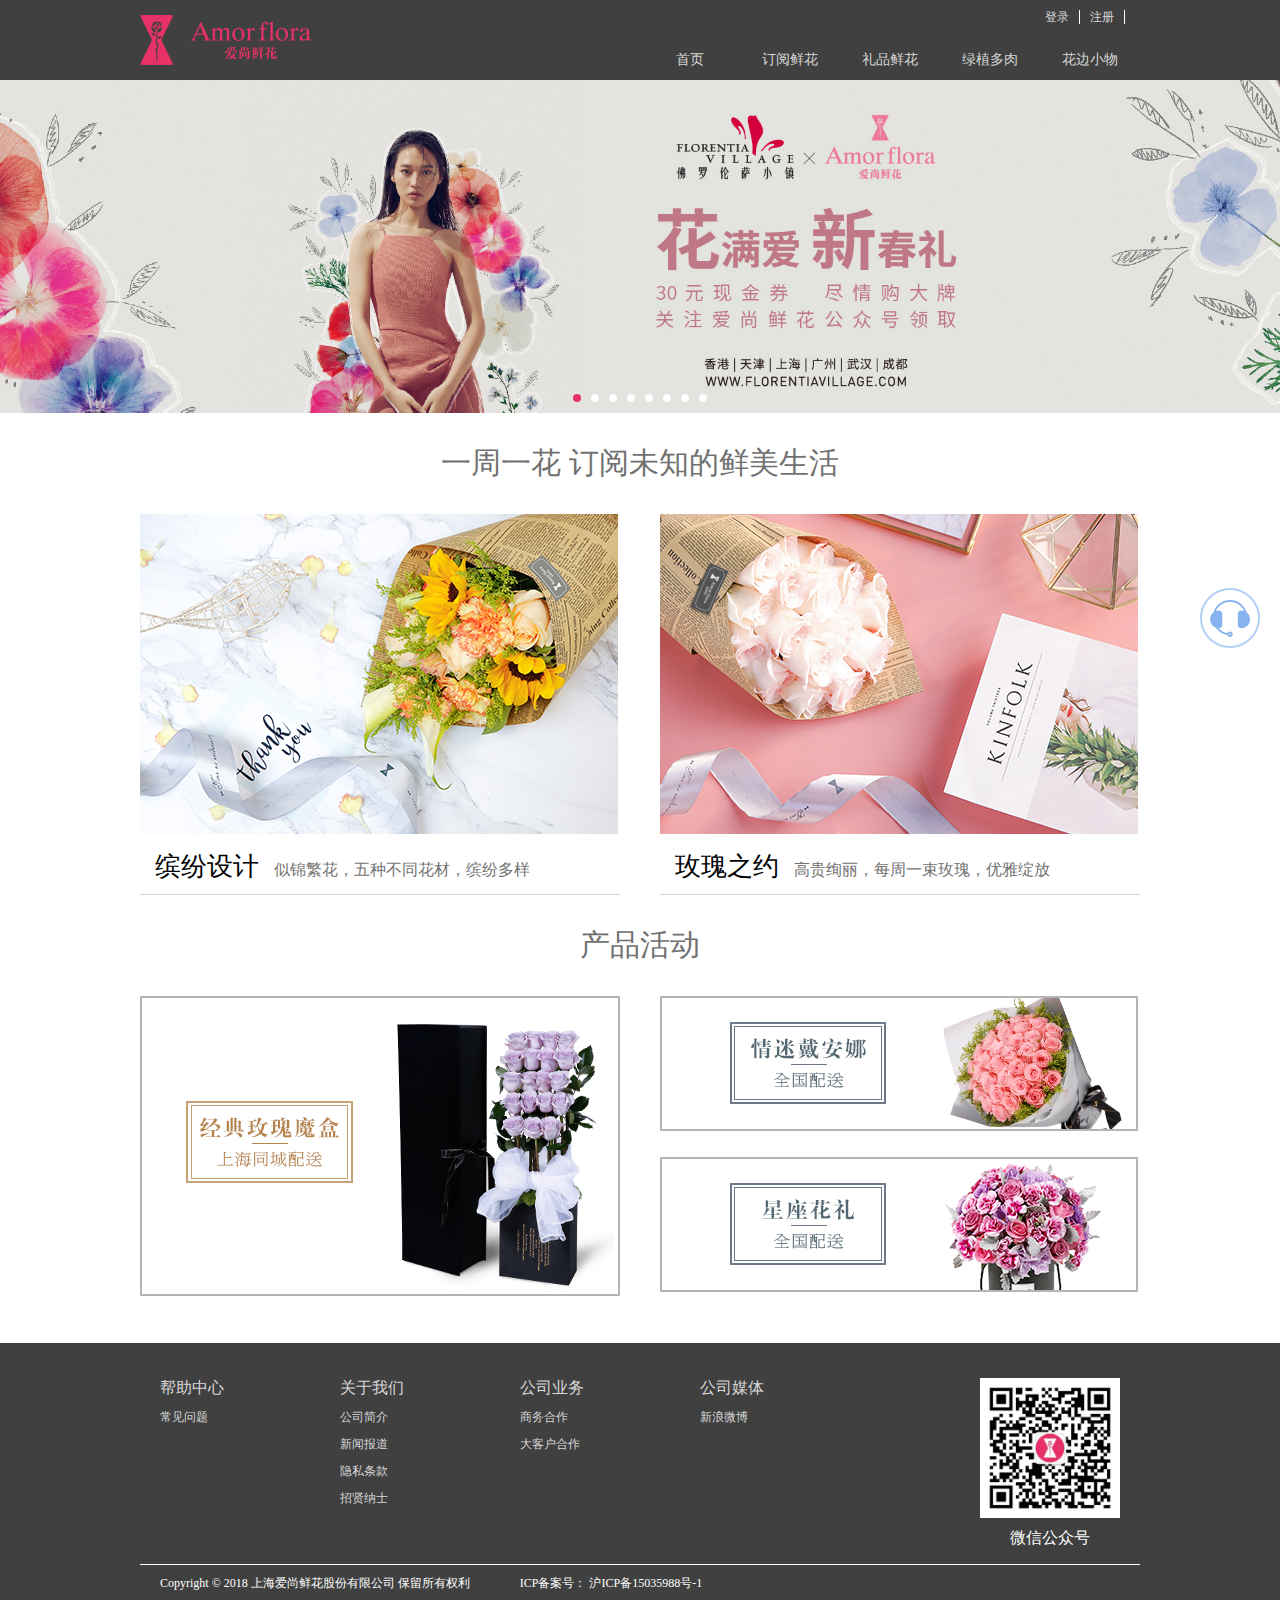
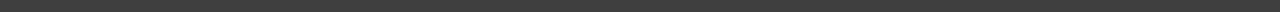
<file: index.html>
﻿<!DOCTYPE html >
<html>
<head>
	<meta http-equiv="Content-Type" content="text/html; charset=UTF-8">
	<title>爱尚鲜花官网 - 让喜欢成为习惯!</title>
	<meta name="author" content="">
	<meta http-equiv="X-UA-Compatible" content="IE=edge,chrome=1">
	<!-- 这是个是IE8的专用标记,用来指定IE8浏览器去模拟某个特定版本的IE浏览器的渲染方式以此来解决部分兼容问题 -->
	<meta name="viewport" content="width=device-width, initial-scale=1.0, maximum-scale=1.0, user-scalable=no" />
	<meta name="description" content="爱尚鲜花，爱尚订阅鲜花，让喜欢成为习惯，爱尚鲜花致力于发展像订阅杂志一样订阅鲜花的订花方式，让每个家庭都能享受到大自然的感觉" />
	<meta name="keywords" content="爱尚鲜花,上海爱尚鲜花,爱尚订阅鲜花,鲜花,订阅鲜花" />
	<!--slide js css-->
	<script src="js/touchslide.1.1.source.js"></script>
	<!-- javascript触屏滑动特效插件，移动端滑动特效，触屏焦点图，触屏Tab切换，触屏多图切换等 -->
</head>
<body class="mainbody">
	<META NAME="description" CONTENT="爱尚鲜花-互联网鲜花8年创业史，专注鲜花速递服务10年，旗下有周期订阅鲜花、礼品鲜花同城速递、绿植多肉等。目前正在全国多个大中城市建立鲜花工厂和冷库分仓，致力于给客户提供极佳鲜美生活。">
	<META NAME ="keywords" CONTENT="爱尚,爱尚鲜花,爱尚订阅鲜花,中国鲜花礼品网,鲜花,鲜花网,鲜花快递,网上订花送花,中国鲜花网,鲜花礼品,网上订花,送花网站">
	<link rel="stylesheet" href="css/style.css" type="text/css">
	<script type="text/javascript" src="js/jquery-2.1.3.min.js"></script>
	<script type="text/javascript" src="js/style.js"></script>
	<!-- 头部开始 -->
	<div class="header_new">
    	<div class="head_new">
            <div class="logo_new" style="margin-top: 5px">
            	<a href="#"><img src="images/logo.png" height="50" /></a>
            </div>
            <div class="nav_new">
            	<ul class="nav_top">
					<li class="myas_li" id="center_li"></li>
                    <li id="register_li">
						<a href="">注册</a>	
                    </li>
                	<li id="login_li">
						<a href="html/userLogin.html">登录</a>	
                    </li>
                    <div class="clear"></div>
					<!-- 解决脱离文档流 -->
                </ul>
                <!-- 首页icon 开始 -->
                <div class="navBar">
                    <ul class="nav ">
                        <li class="m">
                        <h3><a href="#" title="首页">首页</a></h3>
                        </li>
                        <li class="m">
                        <h3><a href="javascript:void(0);">订阅鲜花</a></h3>
						<!-- javascript:void(0)表示一个死链接，没有任何效果 -->
                        	<ul class="sub">
	                            <li><a href="./html/bingfenxilie.html">缤纷设计</a></li>
	                            <li><a href="">玫瑰之约</a></li>
	                            <li><a href="">轻奢甄选</a></li>
                        	</ul>
                        </li>
						<li class="m">
							<h3><a href="javascript:void(0);">礼品鲜花</a></h3>
							<ul class="sub">
								<li><a href="./html/jisuda.html" >极速达</a></li>
								<li><a href="">永生玫瑰</a></li>
								<li><a href="">经典玫瑰魔盒</a></li>
							</ul>
						</li>
						<li class="m">
							<h3><a href="javascript:void(0);">绿植多肉</a></h3>
							<ul class="sub">
								<li><a href="html/guanshangzhiwu.html" target="_blank">观赏植物</a></li>
								<li><a href="" target="_blank">吸水盆栽</a></li>
							</ul>
						</li>
						<li class="m">
							<h3><a href="javascript:void(0);">花边小物</a></h3>
							<ul class="sub">
								<li><a href="./html/shoujike.html" target="_blank">手机壳</a></li>
								<li><a href="">花瓶</a></li>
							</ul>
						</li>
                    </ul>
                </div>
                <!-- 首页icon 结束 -->
            </div>
        </div>
    </div>
    <div class="clear"></div>
	<script type="text/javascript" src="js/superslide.2.1.js"></script>
	<!-- 轮播插件 -->
	<script src="js/zzsc.js" type="text/javascript"></script>
	<!-- js/zzsc.js下拉菜单效果制作 -->
	<!-- 头部结束 -->
	
	
	<!-- Footer开始 -->
	<div class="footer_new">
    	<div class="foot_new">
        	<div class="footlist_new">
        		<div class="footlist_left">
            	<div>
                	<p>帮助中心</p>
                    <ul>
                        <li><a href="" target="_blank">常见问题</a></li>   
                    </ul>
                    <div class="clear"></div>
                </div>
                <div>
                	<p>关于我们</p>
                    <ul>
                        <li>
                            <a href="" target="_blank">公司简介</a>
                        </li>
                        <li>
                            <a href="" target="_blank">新闻报道</a>
                        </li>
                        <li>
                            <a href="" target="_blank">隐私条款</a>
                        </li>
                        <li>
                            <a href="" target="_blank">招贤纳士</a>
                        </li>
                    </ul>
                    <div class="clear"></div>
                </div>
                <div>
                	<p>公司业务</p>
                    <ul>
                        <li>
                            <a href="" target="_blank">商务合作</a>
                        </li>
                        <li>
                            <a href="" target="_blank">大客户合作</a>
                        </li>
                    </ul>
                    <div class="clear"></div>
                </div>
                <div>
                	<p>公司媒体</p>
                    <ul>
                        <li>
                            <a href="" target="_blank">新浪微博</a>
                        </li>
                    </ul>
                    <div class="clear"></div>
                </div>
            </div>
            
            <div class="footlist_right">
                <div class="ftright_div">
                      <img src="images/wx_ewm.jpg" />
                      <div>微信公众号</div>
                </div>
            </div>
            <div class="clear"></div>
          </div>
        <div class="clear"></div>
        <div class="copyright_new">
            	<ul>
                    <li>Copyright © 2018 上海爱尚鲜花股份有限公司 保留所有权利</li>
                    <li>ICP备案号： 沪ICP备15035988号-1</li>
                </ul>
                <div class="clear"></div>
        </div>
        </div>
    </div>
	<!-- Footer结束 -->
	
	
    <!--slide start-->
    <div id="scwrapper">
        <div class="main_visual" id="swiper_wrapper">
            <div class="flicking_con hd"><ul></ul></div>
            <div class="main_image bd">
                <div class="tempWrap">
                    <ul>
                        <li><img src="images/slider20180207.jpg"/></li>
                        <li><img src="images/slider20180122.jpg"/></li>
                        <li><img src="images/slider2018020712.jpg"/></li>
                        <li><a href=""><img src="images/ganenday.jpg"/></a></li>
                        <li><a href=""><img src="images/banner2017032901.jpg"/></a></li>
                        <li><a href=""><img src="images/banner2017072001.jpg"/></a></li>
                        <li><a href=""><img src="images/banner2017072002.jpg"/></a></li>
                        <li><a href=""><img src="images/banner2017032902.jpg"/></a></li>
                    </ul>
                </div>
            </div>
        </div>
    </div>
    <script>
        TouchSlide({ 
        slideCell:"#swiper_wrapper",
        titCell:".hd ul", //开启自动分页 autoPage:true ，此时设置 titCell 为导航元素包裹层
        mainCell:".bd ul", 
        effect:"leftLoop", 
        autoPlay:true,//自动播放
        autoPage:true, //自动分页
        switchLoad:"_src" //切换加载，真实图片路径为"_src"
    });
    </script>
    <!--slide end-->

	<div class="home_main">
    	<div class="main_mid">
        	<div class="main_kuai">
            	<div class="kuai_title">
                	一周一花&nbsp;订阅未知的鲜美生活
                </div>
                <div class="kuai_pic">
                	<div class="k_left">
                    	
                    	<a href="./html/bingfenxilie.html"><img src="images/picture2017032901.jpg"/></a>
                        <div class="pic_text">
                        	<span class="dpby_big">缤纷设计</span><span class="dpby_small">似锦繁花，五种不同花材，缤纷多样</span>
                        </div>
                    </div>
                    <div class="k_right">
                    	<a href=""><img src="images/picture2017032902.jpg"/></a>
                    	
                        <div class="pic_text">
                        	<span class="dpby_big">玫瑰之约</span><span class="dpby_small">高贵绚丽，每周一束玫瑰，优雅绽放</span>
                        </div>
                    </div>
                    <div class="clear"></div>
                </div>
            </div>
        	<div class="main_kuai">
            	<div class="kuai_title">
                	产品活动
                </div>
                <div class="kuai_pic">
                	<div class="k_left">
                    	
                    	<a href=""><img src="images/picture-bottom-left.jpg"/></a>
                    </div>
                    <div class="k_right">
                    	
                    	<a href="./html/jisuda.html"><img src="images/picture-bottom-right01.jpg"/></a>
                        
                        <a href=""><img src="images/picture-bottom-right02.jpg" style="margin-top:26px;"/></a>
                    </div>
                    <div class="clear"></div>
                </div>
            </div>   
        </div>
    </div>
   
	<div class="bkhome">
		<a href="#" onclick="NTKF.im_openInPageChat()">
			<img id="img_kf" src="images/kf.png" width="100%">
		</a>
	</div>

	<script type="text/javascript">
		$("#img_kf").mouseenter(function () {//子节点不会触发事件
			$(this).attr("src","images/kf2.png");
		})

		$("#img_kf").mouseleave(function () {
			$(this).attr("src","images/kf.png");
		})

	</script>
	
</body>
</html>
</file>
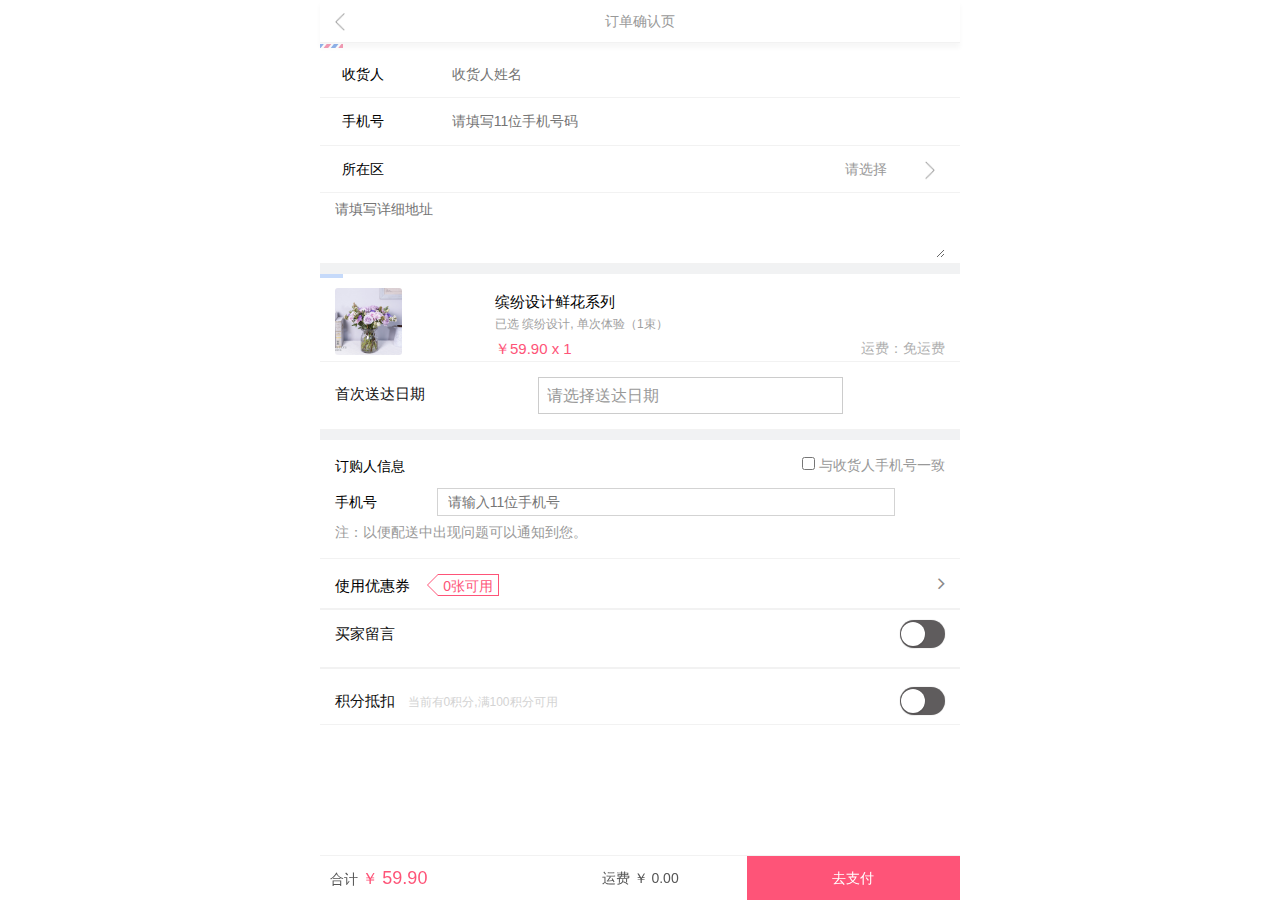
<file: html/pay_confirm.html>
<!DOCTYPE html>
<html class="js cssanimations">
	<head>
		<meta http-equiv="Content-Type" content="text/html; charset=UTF-8">
		<meta http-equiv="pragma" content="no-cache">
		<!-- 用于定义页面缓存,不缓存页面 -->
		<meta http-equiv="Cache-Control" content="no-cache, must-revalidate">
		 <!-- 打开新窗口 值为private、no-cache、must-revalidate，那么打开新窗口访问时都会重新访问服务器。 -->
		<meta name="renderer" content="webkit">
		<!-- 页面需默认用极速核 -->
		<meta http-equiv="expires" content="0">
		<!-- 指定Expires值为一个早已过去的时间，那么访问此网时若重复在地址栏按回车，那么每次都会重复访问 -->
		<title>确认订单</title>
		<meta name="description" content="">
		<meta name="keywords" content="">
		<meta name="viewport" content="width=device-width, initial-scale=1, maximum-scale=1, user-scalable=no,viewport-fit=cover">
		<meta http-equiv="Cache-Control" content="no-siteapp">
		<!-- 设置这个之后通过手机百度搜索打开网页时,百度会为你的网页进行转码 -->
		<link rel="stylesheet" href="../css/amazeui.min.css">
		<link rel="stylesheet" href="../css/app.min.2.0.css">
		<link rel="stylesheet" href="../css/redeem.css">
		<link rel="stylesheet" href="../css/fightgroup.css" type="text/css">
		<link rel="stylesheet" href="../css/flowerwx.css">
		<link rel="stylesheet" href="../css/confirm.css">
		<link rel="stylesheet" href="../css/invitation.css">
		<link rel="stylesheet" href="../css/cart.css">
		<link rel="stylesheet" type="text/css" href="../css/common.css">
		<link href="../css/picker.css" rel="stylesheet">
		<link href="../css/distpicker.css" rel="stylesheet">
		<script src="../js/jquery-2.1.3.min.js"></script>
		
	</head>
<body>
    <div id="app" class="common cart">
		<div>
			<header>
				<div class="am-u-sm-2">
					<img src="../images/back.png">
				</div> 
				<div class="am-u-sm-8 am-pad-none am-text-center" style="float: left;">
					订单确认页
				</div>
			</header> 
			<div id="group_head_div" class="am-g" style="display: none;">
				<div class="am-u-sm-12 am-text-center suborderpro">
					<div class="topjindu_1">
						<div class="am-u-sm-2 am-pad-none propicsicon">
							<img src="../images/icon_pro1red.png" width="15">
						</div> 
						<div class="am-u-sm-10 am-pad-none protxt" style="color: rgb(254, 84, 120);">
							选择商品<br>开团
						</div>
					</div> 
					<div class="topjindu_2">
						<img src="../images/icon_rightblod.png" height="14">
					</div> 
					<div class="topjindu_3">
						<div class="am-u-sm-2 am-pad-none propicsicon">
							<img src="../images/icon_pro2grey.png" width="15">
						</div> 
						<div class="am-u-sm-10 am-pad-none protxt">
							邀请好友<br>参团
						</div>
					</div> 
					<div class="topjindu_4"><img src="../images/icon_rightblod.png" height="14"></div> 
					<div class="topjindu_5">
						<div class="am-u-sm-2 am-pad-none propicsicon"><img src="../images/icon_pro3grey.png" width="15"></div> 
						<div class="am-u-sm-10 am-pad-none protxt">
                        人满<br>成团
						</div>
					</div> 
					<br class="clear">
				</div>
			</div> 
			<section>
			<script src="../js/distpicker.data.js"></script>
			<script src="../js/distpicker.js"></script>
			<script src="../js/main.js"></script>
			<script src="../js/pay_confirm.js"></script>
				<form class="am-u-sm-12 form-inline" >
					<div data-toggle="distpicker">
						<div class="form-group am-u-sm-4">
							<label class="sr-only" for="province1">Province</label>
							<select class="form-control" id="province1"></select>
						</div>
						<div class="form-group am-u-sm-4">
							<label class="sr-only" for="city1">City</label>
							<select class="form-control" id="city1"></select>
						</div>
						<div class="form-group am-u-sm-4">
							<label class="sr-only" for="district1">District</label>
							<select class="form-control" id="district1"></select>
						</div>
						
					</div>
					<button class="am-u-sm-2 btn_city1"style="position:absolute;left:20%;bottom:5%">确定</button>
					<button class="am-u-sm-2 btn_city2" style="position:absolute;right:20%;bottom:5%">取消</button>
	
				</form>
				<form id="orderForm">
					<div id="user_no_address_div" style="margin-top: -20px;">
						<img src="../images/address_flag.png" style="width: 23px;"/>
						<div class="am-u-sm-12 am-pad-none">
							<div class="am-u-sm-12 wdzhTxgrzl" style="padding-top: 0px;">
								<div class="am-u-sm-2" style="padding: 7px; vertical-align: middle; color: rgb(0, 0, 0);">收货人</div> 
								<div class="am-u-sm-10"><input type="text" id="shouhuorenName" placeholder="收货人姓名"></div>
							</div> 
							<div class="am-u-sm-12 wdzhTxgrzl">
								<div class="am-u-sm-2" style="padding: 7px; vertical-align: middle; color: rgb(0, 0, 0);">手机号</div> 
								<div class="am-u-sm-10">
									<input type="tel" id="shouhuorenPhone" onkeyup="value=value.replace(/[^\d]/g,&#39;&#39;) " maxlength="11" onbeforepaste="clipboardData.setData(&#39;text&#39;,clipboardData.getData(&#39;text&#39;).replace(/[^\d]/g,&#39;&#39;))" placeholder="请填写11位手机号码">
								</div>
							</div> 
							<div class="am-u-sm-12 wdzhTxgrzl showDistrictSelect">
								<div class="am-u-sm-2" style="padding: 7px; vertical-align: middle; color: rgb(0, 0, 0);">所在区</div> 
								<div  class="am-u-sm-9 am-text-right" style="padding: 7px;"><span>请选择</span></div> 
								<div  class="am-u-sm-1 am-pad-none" style="text-align: right; padding: 7px 10px;">
									<img src="../images/back.png" style="width: 10px; transform: rotate(180deg);">
								</div>
							</div> 
							<div class="am-u-sm-12 wdzhTxgrzl">
								<textarea type="text" id="recieverAddress" placeholder="请填写详细地址" style="width: 100%; height: 60px; border: 0px;"></textarea>
							</div>
						</div>
					</div> 
					<div>
						<div id="goods_order_1" class="marginTop">
							<div class="greyBg" style="height: 10px;">&nbsp;</div> 
							<a style="color: rgb(175, 175, 175);">
								<div style="width: 23px; height: 4px; background-color: rgb(198, 218, 250); margin-bottom: 10px;"></div>
								<div id="goods_order_2" class="marginTop">
									<div class="am-u-sm-3">
										<img src="../images/0208544d-3c65-4695-824d-8128e5ed9218.jpg" class="cart_img" style="width: 67px; border-radius: 3px;">
									</div>
									<div class="am-u-sm-9">
										<div class="am-u-sm-12 am-pad-none infoname" style="font-size: 15px; margin-top: 5px;">缤纷设计鲜花系列</div> 
										<div class="am-u-sm-12 am-pad-none infoall" style="font-size: 12px; margin-top: 5px;">已选&nbsp;缤纷设计, 单次体验（1束）</div> 
										<div class="am-u-sm-12 am-pad-none" style="display: inline-block; font-size: 14px; margin-top: 5px;"><!----> 
											<div class="am-u-sm-6 am-pad-none infoprice" style="font-size: 15px;">￥59.90&nbsp;x&nbsp;1</div> <!----> <!----> <!---->
											<div class="am-u-sm-5 am-pad-none carriage" style="font-size: 14px; text-align: right;">运费：<span>免运费</span></div>
										</div>
									</div>
								</div> <!---->
							</a> <!----> 
							<div class="am-u-sm-12 ddqrMainDiv">
								<div>
									<div class="am-u-sm-4 am-pad-none font15 margt3 sdrqsjRqDiv" style="margin-top: 5px;">
                                    首次送达日期
									</div> 
									<div class="am-u-sm-6 sdrqsjRqDiv">
										<input type="text" placeholder="请选择送达日期"  class="am-form-field my-data-picker" style="background-color: rgb(255, 255, 255);">
									</div> 
									<div class="am-u-sm-2 sdrqsjRqDiv"></div>
								</div>
							</div> 
							<br style="clear: both;"> 
						</div> <!----> <!---->
					</div> 
					<div class="greyBg" style="height: 10px;">&nbsp;</div>
					<div id="zsradioshow" class="am-u-sm-12">
						<div class="am-u-sm-12 am-pad-none">
							<div class="am-u-sm-4 am-pad-none" style="margin-top: 15px; color: rgb(0, 0, 0);">
                           订购人信息
							</div> 
							<div class="am-u-sm-8 ddqrJfdkCheck" style="margin-top: 5px;">
								<input type="checkbox" id="samephone"  style="display: inline-block;">
								与收货人手机号一致
							</div>
						</div>
						<div class="am-u-sm-12" style="margin-top: 10px; padding: 0px;">
							<div class="am-u-sm-2 am-pad-none" style="color: rgb(0, 0, 0); text-align: left; margin-top: 3px; margin-bottom: 8px;">手机号</div> 
							<div class="am-u-sm-10 am-pad-none" style="padding-right: 50px;">
								<input type="tel" id="orderPhone" placeholder="请输入11位手机号" class="grayborderinput">
							</div>
						</div> 
						<div class="am-u-sm-12 am-pad-none" style="margin-bottom: 15px;">
							注：以便配送中出现问题可以通知到您。
						</div>
					</div> 
					<div id="goods_order_discount">
						<div id="goods_order_discount_coupon">
							<div id="use_coupon" class="am-u-sm-12 ddqrMainDiv">
								<div class="am-u-sm-12 am-pad-none am-margin-top-xs">
									<div class="am-u-sm-10 am-pad-none" style="color: rgb(0, 0, 0); font-size: 15px;">使用优惠券
										<div id="coupon_count_can_use" class="kyzhangshu">
											<div class="tringle_left"></div> 
											<div class="tringle_left_w"></div>
											0张可用
										</div>
									</div> 
									<div class="am-u-sm-2 am-pad-none am-text-right">
										<i class="am-icon-angle-right am-icon-sm" style="color: rgb(137, 137, 137);"></i>
									</div>
								</div> <!---->
							</div> <!----> <!----> <!----> 
							<input type="hidden" id="couponCode">
						</div> <!----> 
						<div>
							<div id="sfly" class="am-u-sm-12 ddqrMainDiv">
								<div class="am-u-sm-6 am-pad-none font15 margt2">买家留言</div> 
								<div class="am-u-sm-6 am-pad-none am-text-right">
									<input type="checkbox" id="lycheckbox" class="foamCheckbox"> <label for="lycheckbox"></label>
								</div> <!---->
								<div class="am-u-sm-12 am-pad-none margt2">
									<textarea style="display:none" type="text" id="userNotes" name="order.buyerMessage" value="" placeholder="50字内，请输入与客服协商一致的信息，不要填写禁忌花材、贺卡内容和收货时间" class="qrddLyinput" style="border: 1px solid rgb(242, 242, 242); padding: 10px; height: 100px;"></textarea>
								</div>
							</div>
						</div> 
						<div>
							<div id="jfdk" class="am-u-sm-12 ddqrMainDiv">
								<div class="am-u-sm-12 am-pad-none">
									<div class="am-u-sm-10 am-pad-none font15" style="margin-top: 10px;">积分抵扣&nbsp;&nbsp;
										<span style="color: lightgrey; font-size: 12px;">当前有0积分,满100积分可用</span>
									</div> 
									<div class="am-u-sm-2 ddqrJfdkCheck">
										<input disabled="disabled" type="checkbox" id="jfcheckbox" class="foamCheckbox"> 
										<label for="jfcheckbox"></label>
									</div> <!---->
								</div>
							</div>
						</div> 
						
					</div>
				</form>
			</section> 
			<div class="am-g gdDbdiv padding10"></div> 
			<div id="btm_pay_div" class="footeNavbar" style="width: 640px; left: 50%; margin-left: -320px;">
				<div class="am-u-sm-12 am-pad-none">
					<div class="am-u-sm-5 am-text-left am-pad-none no_wrap" style="padding-right: 10px; padding-left: 10px;">
						<span style="text-align: right;">合计 
							<span class="ddqrDbMoney">￥
								<span id="totalPay" style="font-size: 18px;">59.90</span>
							</span>
						</span>
					</div> 
					<div class="am-u-sm-3 am-text-left no_wrap" style="padding-right: 0px;">
						<span>运费 
							<span>￥
								<span id="feightTotal">0.00</span>
							</span>
						</span>
					</div> 
					<button id="pay_btn_id" class="am-u-sm-4 footerGmDiv">去支付</button>
				</div> <!---->
			</div> <!----> <!----> 
			<div id="foamZcc"></div> 
			<div id="zzzfz">订单生成中。。。。</div>
		</div> <!----> <!----> <!----> <!----> <!----> <!----></div>
		
		<div class="am-u-sm-12 foamModal clr5 tip_info_dlg" >
			<div class="am-u-sm-12 foamModalHead am-text-center">提示</div> 
			<div class="am-u-sm-12 foamModalInput am-text-center">
				<span id="tip_info">请填写收货人 </span> 
			</div> <!----> 
			<a href="javascript:" class="am-u-sm-12 foamModalBtn closeBtn clr5" style="border-radius: 0px 0px 15px 15px; color: rgb(85, 85, 85);">关闭
			</a>
		</div>
		<!--遮罩层-->
		<div class="foamZcc"></div>
	</body>
</html>
</file>
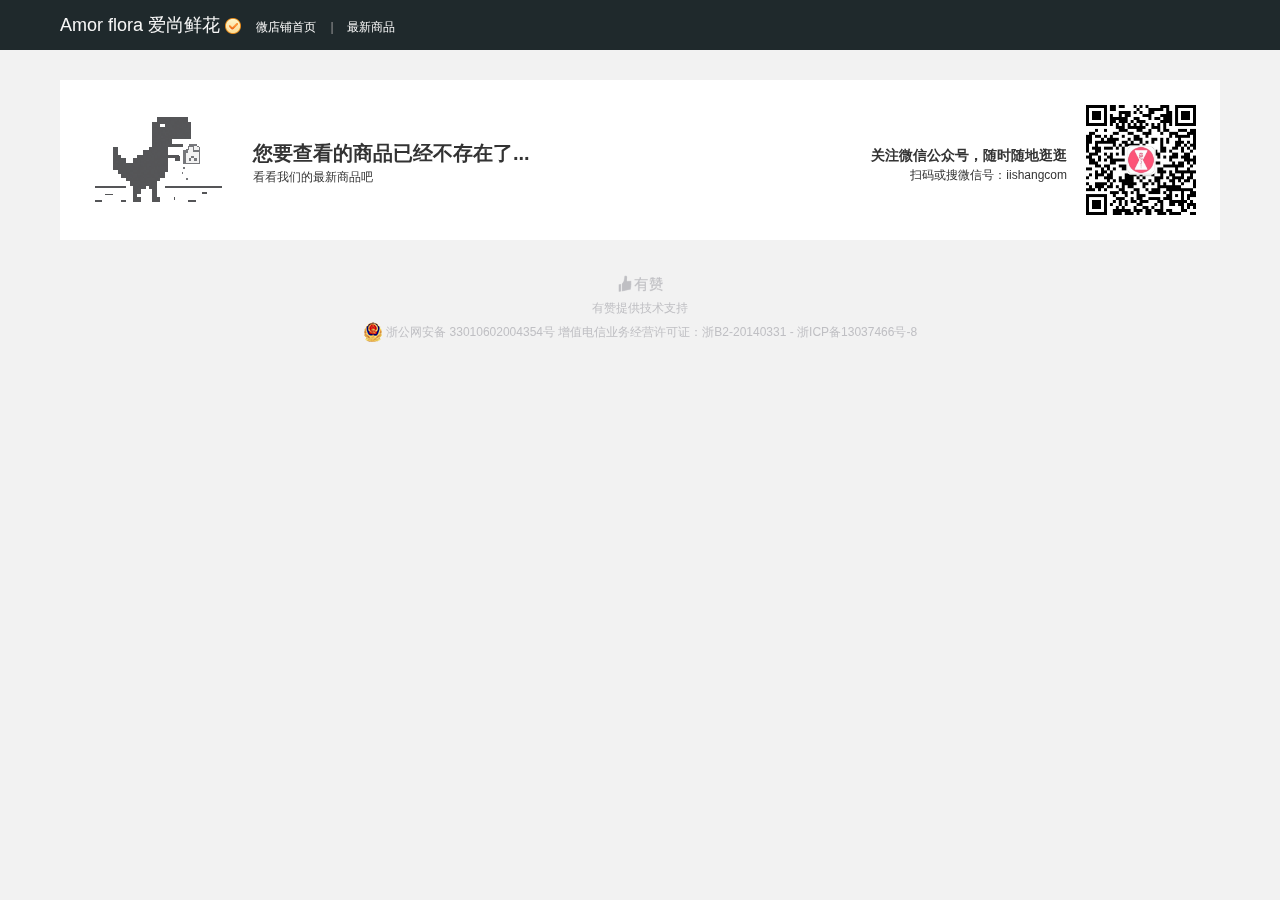
<file: html/shoujike.html>
﻿<!doctype html>
<html>
<head>
  <meta charset="UTF-8">
  <meta name="keywords" content="有赞,微信商城,粉丝营销,微信商城运营" />
  <meta name="description" content="有赞是帮助商家在微信上搭建微信商城的平台，提供店铺、商品、订单、物流、消息和客户的管理模块，同时还提供丰富的营销应用和活动插件。" />
  <title>最新商品- 爱尚鲜花</title>
  <link rel="stylesheet" href="../css/detail_777100baa3.css"  type="text/css">
 </head>
<body>
    <div class="header ">
    <div class="container">
      <a href="javascript:;" class="js-hover logo" >
        Amor flora 爱尚鲜花
		<span class="icon-wxv"></span>
        <span class="smaller-title">微店铺首页</span>
      </a>
      <ul class="nav">
        <li class="separate">|</li>
        <li>
        	<a href=""   target="_blank"  >
        		最新商品
        	</a>
        </li>
      </ul>
    </div>
    <!-- 浮层店铺信息 -->
    <div class="shop-info shop-info-fixed js-shop-info">
      <div class="container clearfix" style="height: 220px;">
        <div class="js-async shop-qrcode pull-left" >
			<img src="../images/create.png" alt="二维码">
		</div>
        <div class="shop-desc pull-left" style="margin-left: 50px;">
			  <dl>
					<dt>
					  Amor flora 爱尚鲜花
					  （ <span class="icon-wxv"></span> <span class="wxv">微信认证</span> ）
					</dt>
					<dd>爱尚鲜花，让喜欢成为习惯</dd>
					<dt>微信扫描二维码，访问我们的微信店铺</dt>
					<dd>您可以使用微信联系我们，随时随地的购物、客服咨询、查询订单和物流...</dd>
			  </dl>
        </div>
        <span class="arrow"></span>
      </div>
    </div>
  </div>
  <div class="container main clearfix">
    <div class="ui-goods-dispear clearfix">
		<div class="ui-goods-dispear-detail pull-right">
		    <div class="clearfix">
				<div class="js-async pull-right ui-goods-dispear-img">
					<img src="../images/qrcode_iishangcom_1.jpg" alt="二维码" class="qrcode-img">
				</div>
		        <div class="ui-goods-dispear-msg">
		          <strong>关注微信公众号，随时随地逛逛</strong>
		          <p>扫码或搜微信号：iishangcom</p>
		        </div>
		     </div>
		</div>
		<div class="pull-left ui-goods-dispear-mascot">
			<span class="icon-mascot pull-left"></span>
			<div class="ui-goods-dispear-mascot-msg">
			  <strong>您要查看的商品已经不存在了...</strong>
			  <p>看看我们的最新商品吧</p>
			</div>
	    </div>
	</div>
   </div>
  <div class="footer">
    <div class="container">
        <a target="_blank" style="display: block;" href="">
            <img style="width: 45px;" src="../picture/353ba7c4865b4c6e8e14c1f771b496ec.png" alt="">
            <p style="color: #BFBFC3; font-size: 12px; margin: 8px 0;">有赞提供技术支持</p>
        </a>
        <p>
            <img style="vertical-align: middle;" src="../picture/a0f0c2e52c67cd15dbfbbbacb5625ece.png" alt="">
            <a style="color: #BFBFC3; font-size: 12px; vertical-align: middle;" href="">浙公网安备 33010602004354号 增值电信业务经营许可证：浙B2-20140331 - 浙ICP备13037466号-8</a>
        </p>
    </div>
  </div>  

  <script src ="../js/jquery-2.1.3.min.js"></script>
  <script src ="../js/guanyuzhiwu.js"></script>
</body>
</html>
</file>
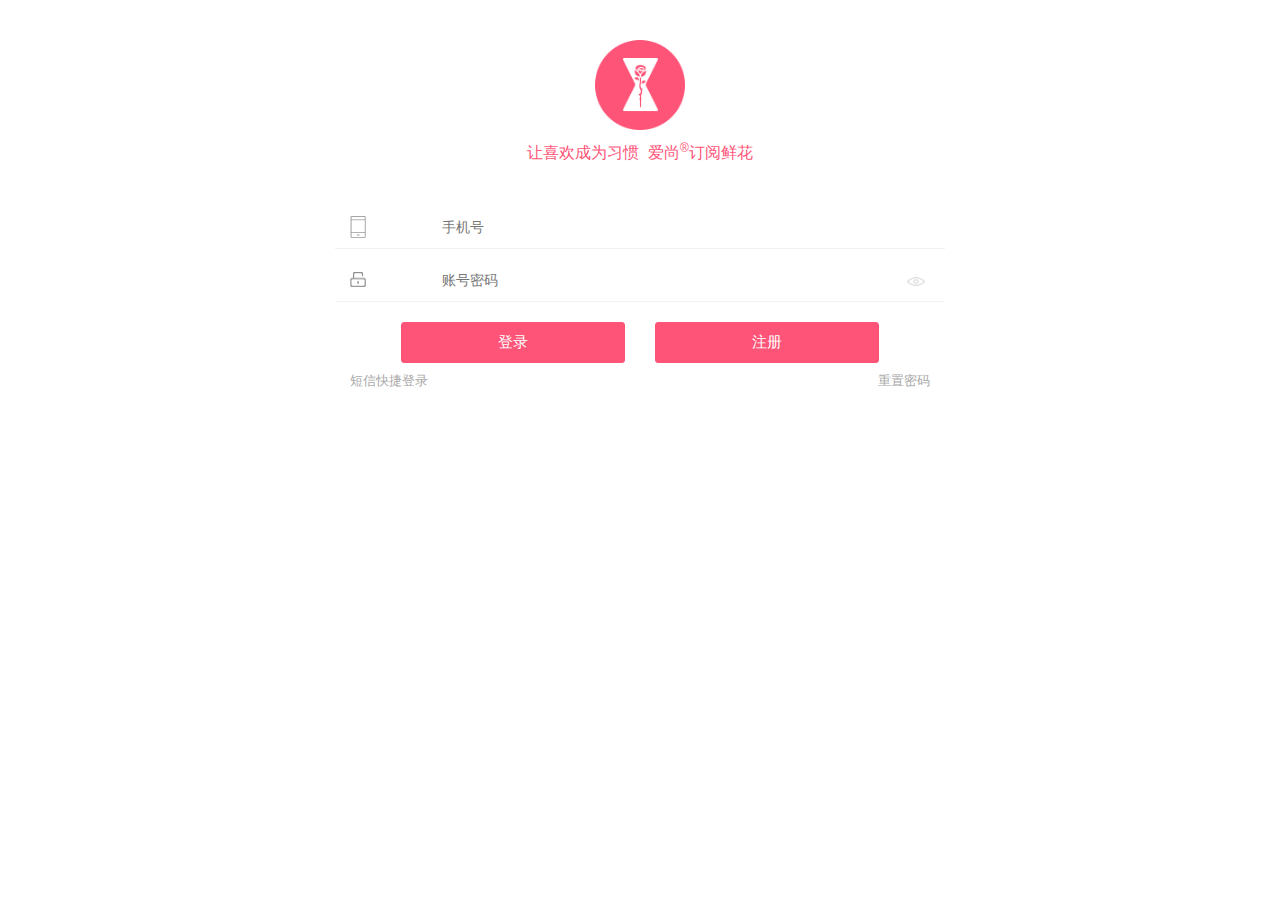
<file: html/userLogin.html>
﻿<!DOCTYPE html>
<html class="no-js">
<head>
    <meta charset="UTF-8">
    <title>爱尚鲜花 - 账号密码登录</title>
	<meta name="description" content="">
	<meta name="keywords" content="">
	<meta name="viewport" content="width=device-width, initial-scale=1, maximum-scale=1, user-scalable=no">
	<meta name="renderer" content="webkit">
	<meta http-equiv="Cache-Control" content="no-siteapp"/>
	<!-- 通过手机百度搜索打开网页时,百度会为你的网页进行转码 -->
	<link rel="stylesheet" href="../css/amazeui.min.css">
	<link rel="stylesheet" href="../css/app.min.2.0.css">
	<script src="../js/jquery.min.js"></script>
	<script src="../js/myjs.js"></script>
    <link rel="stylesheet" href="../css/flowerapp.css">
   
  
</head>
<body>
<form id="form1" method="post" action="/">
    <div class="am-g">
	<!-- 包裹列 -->
        <div class=" am-text-center login_logo">
            <img src="../images/logo_new.png" width="90"/>
            <div class="logo_text">让喜欢成为习惯&nbsp;&nbsp;爱尚<sup>&reg;</sup>订阅鲜花</div>
        </div>
        <div class="am-u-sm-12 registlogin_div">
            <form class="regist" action="">
                <div class="am-u-sm-12 am-pad-none reg_telpswyzm">
                    <div class="am-u-sm-2">
                        <img src="../images/icon_tel.png" width="16"/>
                    </div>
                    <div class="am-u-sm-10 am-pad-none">
                        <input type="text" id="phone"  placeholder="手机号" maxlength="20"/>
                    </div>
                </div>
                <div class="am-u-sm-12 am-pad-none reg_telpswyzm">
                    <div class="am-u-sm-2">
                        <img src="../images/icon_psw.png" width="16"/>
                    </div>
                    <div class="am-u-sm-10 am-pad-none">
                        <input type="password" id="pwd" value="" placeholder="账号密码" maxlength="16"/>
                    </div>
                    <span class="posi_eye"><img class="posi_eye_img" src="../images/icon_psweye.png" width="18"/></span>
                </div>

                <div class="am-u-sm-12 am-pad-none">
                    <div class="am-u-sm-1">&nbsp;</div>
                    <div class="am-u-sm-5">
                        <button type="button" id="btn_pwd_login" class="am-btn-block reglogbtn">登录</button>
                    </div>
                    <div class="am-u-sm-5">
                        <button type="button" onclick="toRegist();" class="am-btn-block reglogbtn">注册</button>
                    </div>
                    <div class="am-u-sm-1">&nbsp;</div>
                </div>
                <div class="am-u-sm-12 am-pad-none reglog_tips">
                    <div class="am-u-sm-6">
                        <a href="javascript:;" onclick="toYzmLogin();">短信快捷登录</a>
						<!-- javascript: 是一个伪协议,表示在触发<a>默认动作时，执行一段JavaScript代码，而 javascript:; 表示什么都不执行，这样点击<a>时就没有任何反应。 -->
                    </div>
                    <div class="am-u-sm-6 am-text-right">
                        <a href="javascript:;" onclick="toChangePwd();">重置密码</a>
                    </div>
                </div>
            </form>
        </div>
    </div>
</form>
<div class="am-u-sm-12 foamModal" id="dlg_tip_info">
    <div class="am-u-sm-12 foamModalHead">提示 <img src="../images/cha_red.png" width="15" class="foamModalHide hiddenTipInfo"  /></div>
    <div class="am-u-sm-12 foamModalInput">
        <span id="tip_info"></span>
    </div>
    <a href="javascript:"  class="am-u-sm-12 foamModalBtn qdBtn hiddenTipInfo" style="border-radius:0 0 15px 15px;">
        确定
    </a>
</div>
<!--遮罩层-->
<div class="foamZcc"></div>
</body>
</html>
</file>
<file: css/style.css>
﻿@charset "utf-8";
*{
	margin:0;
	padding:0;
}
a{
	text-decoration:none;
}
body{
	min-width:1000px;
	overflow-x:hidden;
	/*font-family:"黑体",Arial, Helvetica, sans-serif;*/
	font-size:16px;
	-webkit-text-size-adjust: none;
}
img{
	border:0 none;
	vertical-align:middle;
}
.clear{
	clear:both;
}
.clear::after {
    clear: both;
    content: ".";
    display: block;
    height: 0;
    visibility: hidden;
}
.zzc{
	position:fixed;
	left:0;
	top:0;
	bottom:0;
	right:0;
	height:100%;
	width:100%;
	z-index:1000;
	background-color:#000;
	opacity:0.7;
	display:none;	
}

ul,ol,li{
	list-style-type:none;
}


.header-fixed{
	position:fixed;
	top:0;
}
.footer-fixed{
	position:fixed;
	bottom:0;
}
.font12{
	font-size:12px!important;
}
.font15{
	font-size:15px!important;
}
.padl10{
	padding-left:10px;
	font-size:13px;
}
.fl{
	float:left;
}
.fr{
	float:right;
}
.left{
	text-align:left;
}
.center{
	text-align:center;
}
.right{
	text-align:right;
}
.jscolor{
	color:#d3b06b;
}

.mainbody{
	position:relative;
	padding-bottom:	265px;
}

#foam-zcc{
	position: fixed;
	left: 0;
	top: 0;
	width:100%;
	height:100%;
	background: rgba(0,0,0,0.7);
	display: none;
	z-index:10000;
}

#foamzcc{
	position: fixed;
	left: 0;
	top: 0;
	width:100%;
	height:100%;
	background: rgba(0,0,0,0.3);
	display: none;
	z-index:10000;
}

.footer-absolute{
	position:absolute;
	bottom:0;	
}

/*slide css start*/
#full-screen-slider { 
	width:100%; 
	height:600px; 
	float:left; 
	position:relative;
	overflow:hidden;
}
#slides { 
	display:block; 
	overflow:hidden;
	width:100%; 
	height:600px; 
	list-style:none; 
	padding:0; 
	margin:0; 
	position:relative;
}
#slides li { 
	display:block; 
	width:100%; 
	height:100%; 
	list-style:none; 
	padding:0; 
	margin:0; 
	position:absolute;
}
#slides li a { 
	display:block; 
	width:100%; 
	height:100%; 
	text-indent:-9999px;
}
#pagination { 
	display:block; 
	list-style:none; 
	position:absolute; 
	left:20%; 
	top:570px; 
	z-index:9900;  
	padding:5px 15px 5px 0; 
}
#pagination li { 
	display:block; 
	list-style:none; 
	width:10px; 
	height:10px; 
	float:left; 
	margin-left:15px; 
	border-radius:5px; 
	background:#fff;
}
#pagination li a { 
	display:block; 
	width:100%; 
	height:100%; 
	padding:0; 
	margin:0;
	text-indent:-9999px;
}
#pagination li.current {
	background:#c41438;
}
/*slide css end*/

/*home css start*/
.header{
	width:100%;
	background-color:#000;
	height:90px;
	z-index:1000;
}
.head{
	height:100%;
	width:1200px;
	margin:0 auto;
}
.logo{
	width:498px;
	float:left;
	margin-top:18px;
}

.login{
    display: inline;
    float: right;
    font-size: 12px;
    margin-left: 20px;
    position: relative;
    z-index: 1050;
    padding: 32px 20px 0 0;
    text-align: right;
}
.as-log li a {
    position: relative;
    z-index: 4;
}
.as-box {
    background-color: rgba(0,0,0,0.7);
    border-color: #c41438 #595757;
    border-style: solid solid none;
    border-width: 2px 1px medium;
    display: none;
    height: 88px;
    position: absolute;
    right: 0;
    top: 0;
    width: 60px;
    z-index: 2;
}
.login-dropdown {
    background-color: rgba(0,0,0,0.7);
    /*border: 1px solid #595757;*/
    box-sizing: border-box;
    display: none;
    padding: 20px 20px 5px!important;
    position: absolute;
    right: 0;
    top: 89px;
    width: 155px;
    z-index: 1;
}
.as-log .signup-help {
    color: #c9caca;
	white-space:nowrap;
}
.as-log ul li {
    display: block;
    font-size: 12px;
    margin: 15px auto;
    text-align: left;
}
.log-trigger{
	display: inline;
}
.as-log ul li a{
	color:#fff;
}
.signup-help a{
	color:#fff!important;
}
.as-log ul li a:hover{
	color:#c41438!important;
}
.as-log .button {
    display: block;
    margin: auto;
    padding: 8px 20px;
	background-color: #c41438;
    color: #fff;
	border:0 none;
	outline:none;
	cursor:pointer;
}
.as-log .button:hover {
	background-color:#b70529
}
.log-hr{
	margin: 18px auto 15px;
	border-bottom:1px solid #c41438;
}
.content{
	width:100%;
	background-color:#f6f4f4;
}
.floweruse{
	width:1200px;
	padding:40px 0;
	margin:0 auto;
}
.floweruse h3,.explosion h3,.freshflower h3{
	margin:0 auto;
	text-align:center;
}
.floweruse ul {
	margin-top:15px;
}
.floweruse ul li{
	width:300px;
	height:260px;
	float:left;
	overflow:hidden;
	position:relative;
}
.floweruse ul li img{
	width:300px;	
	height:260px;
}
.floweruse h3.h3{
	position:absolute;
	left:50%;
	top:40%;
	margin-left:-30px;
	color:#fff;
	font-size:18px;
}
.floweruse i{
	display:inline-block;
	background:#fff;
	width:40px;
	height:3px;
	position:absolute;
	left:50%;
	top:55%;
	margin-left:-24px;
	font-style:normal;
}
.foam-zcc{
	position: absolute;
	left: 0;
	top: 0;
	width: 100%;
	height: 260px;
	line-height: 45px;
	text-align: center;
	color: #fff;
	background: rgba(0,0,0,0.7);
	display: none;
}
.explosion{
	width:1200px;
	padding:30px 0 40px;
	margin:0 auto;
}
.hots{
	width:1201px; 
	height:856px; 
	margin:30px auto 0;
	position:relative;
}
.hots1{
	height:615px; 
}
.hots2{
	height:310px; 
}
.hots3{
	height:241px;
}
.hots2 a.bkimg2{
	height: 310px!important;
    left: 0!important;
}
.hots2 a.bkimg3{
    left: 601px!important;
    top: 0!important;
}
.hots3 a.bkimg4{
    top: 0!important;
}
.hots a{
	display:block; 
	background:#000;
}
.hots a img{
	width:100%;
	height:100%;
}
.hots a.bkimg1{
	width:600px; 
	height:614px; 
	display:block; 
}
.hots a.bkimg2{
	width:600px; 
	height:303px; 
	display:block; 
	position:absolute; 
	top:0; 
	left:601px;
}
.hots a.bkimg3{
	width:600px; 
	height:310px; 
	display:block; 
	position:absolute; 
	top:304px; 
	left:601px;
}
.hots a.bkimg4{
	width:1201px; 
	height:241px; 
	display:block; 
	position:absolute; 
	top:615px; 
	left:0;
}
.freshflower{
	width:1200px;
	padding:40px 0;
	margin:0 auto;
}
.freshflower ul li{
	width:288px;
	height: 290px;
	float:left;
	margin:0 5px;
	overflow:hidden;
	color:#555555;
	border:1px solid #f6f4f4;
	background:#fff;
	padding-bottom:8px;
	position:relative;
}
.freshflower ul li div.listImg{
	width:200px;
	height:200px;
	margin:35px auto 5px;
	overflow:hidden;
}
.freshflower ul li div.listImg img{
	width:100%;
	height:100%;
}
.freshflower ul li a.buyCar{
	display:inline-block;
	position:absolute;
	top:15px;
	right:15px;
	display:none;
}
.freshflower ul li a.buyHeart,.listList ul li a.buyHeart,.myCollect ul li a.buyHeart{
	display:inline-block;
	position:absolute;
	top:50px;
	right:18px;
	display:none;
}

.freshflower ul {
    margin-top: 30px;
}

span.through{
	text-decoration:line-through;
	display:inline-block;
	margin-left:10px;
}
span.redcolor{
	color:#c41538;
	font-size:16px;
	display:inline-block;
	/*margin-right:10px;*/
}
.fresh-title {
font-size: 15px;
padding: 5px 10px 4px;
text-align: center;
}
.fresh-desc {
font-size: 13px;
padding: 4px 10px;
text-align: center;
}
.foam-zcco{
	position: absolute;
	left: 0;
	bottom: 0;
	width: 100%;
	height:0;
	text-align: center;
	color: #fff;
	background: rgba(0,0,0,0.8);
}
.foam-zcco a{
	width:50%;
	float:left;
	margin-top:20px
}
.foam-zcco a img{
	width:65px!important;
	height:45px!important;
	opacity:0.5;
}
.foam-zcco a:hover img{
	opacity:1;
}
.more{
	display:block;
	margin:25px auto 0;
	text-align:center;
	font-size:13px;
	width: 60px;
	padding:4px 4px 4px 8px;
	color:#555555;
	border:1px solid #deb971;
}
.more:hover{
	background:#deb971;
	color:#fff;
}
.storyh3{
	margin:0 auto;
	padding:60px 0 20px;
	text-align:center;
}
.footer{
	width:100%;
	background:#000;
	height:228px;
}
.foot{
	width:900px;
	margin:0 auto;
	padding: 50px 0 0;
}
.footlist{
	text-align:center;
	font-size:15px;
	color:#7d7d7d;
}
.footlist > div{
	float:left;
	width:100px;
	margin-right:80px;
}
.footlist div p{
	color:#fff;
}
.footlist div ul li{
	float:left;
	width:100%;
}
.footlist div ul li a{
	font-size:13px;
	color:#7d7d7d;
}
.footlist div ul li a:hover{
	color:#c41438;
}
.copyright{
	width:450px;
	font-size:13px;
	text-align:center;
	margin:0 auto;
	padding:20px 0 0;
}
.copyright ul li{
	width:150px;
	float:left;
	color:#7d7d7d;
}
.zheKouPic{
	position:absolute;
	left:0;
	top:0;
}
/*home css end*/

/*goodslist css start*/
.listmain{
	width:1200px;
	margin:0 auto;
}
.listmain-hd{
    height: 58px;
    position: relative;
}
.listmain-hd h3.title{
    color: #333;
    font-size: 15px;
    font-weight: normal;
    line-height: 58px;
    margin: 0;
	width:300px;
	float:left;
	color:#555555;
	padding-left:15px;
}
.listList{
	width:100%;
}
.listList ul li{
	height:290px;
	float:left;
	margin: 0 5px 10px;
    overflow: hidden;
    width: 290px;
	background:#fff;
	position:relative;
	box-shadow:none;
	transform:inherit;
	transition: all 0.2s linear;
}
.listList ul li div.listImg{
	width:200px;
	height:200px;
	margin:35px auto 5px;
	overflow:hidden;
}
.listList ul li div.listImg img{
	width:100%;
	height:100%;
}
.listList ul li a.buyCar{
	display:inline-block;
	position:absolute;
	top:15px;
	right:15px;
	display:none;
}
.listList ul li .pirceTitle{
	width:100%;
	margin:0 auto;
	text-align:center;
}
.pirceTitle p.titlep{
	font-size: 15px;
    padding: 2px 0;
	overflow:hidden;
}
.pirceTitle p.pricep{
	color: #c41538;
    font-size: 16px;
}
.listhead{
	border-bottom:1px solid #d4d4d4;
	height:60px;
	line-height:60px;
	background:#fff;
}
.listhead ul{
	width:1200px;
	margin:0 auto;
}
.listhead ul li{
	float:left;
}
li.listoneli{
	width:300px;
}
li.listtworli{
	width:625px;
	text-align:right;
	padding-right:25px;
}
li.listthreeli{
	width:248px;
	text-align:center;
	cursor:pointer;
	border-left:1px solid #d4d4d4;
	border-right:1px solid #d4d4d4;
}
li.listthreeli:hover{
	background:#f6f4f4;
}
.listul{
	text-align:center;
	width:300px;
	float:right;
	padding-top:20px;
}
.listul > li{
	float:left;
	cursor:pointer;
}
.listul > li img{
	vertical-align: inherit;
}
.listfourli{
	width:100px;
	color:#555;
	font-size: 14px;
}
.listfiveli{
	border-left:1px solid #d4d4d4;
	border-right:1px solid #d4d4d4;
	width:98px;
	color:#555;
	font-size: 14px;
}
.listsixli{
	width:100px;
	color:#555;
	font-size: 14px;
}
.listchoose{
	position:absolute;
	left:0;
	right:0;
	width:100%;
	background:#f6f4f4;
	padding:30px 0 0;
	border-bottom:1px solid #d4d4d4;
	z-index:100;
	display:none;
}
.listchoose > ul{
	width:1200px;
	margin:0 auto;
}
.listchoose > ul > li{
	float:left;
	height:300px;
}
.listchoose ul li.listsevenli{
	width:399px;
	border-left:1px solid #d4d4d4;
}
.listchoose ul li.listeightli{
	border-left:1px solid #d4d4d4;
	border-right:1px solid #d4d4d4;
	width:398px;
}
.listchoose ul li.listnineli{
	border-right:1px solid #d4d4d4;
	width:399px;
}
.listchoose > ul > li > div{
	width:90%;
	margin:0 auto;
}
.listchoose > ul > li > div h3{
	font-weight:normal;
	color:#000;
	font-size:17px;
	padding:2px 0 20px 10%;
}
.listsevenli ul li,.listeightli ul li,.listnineli ul li{
	height:40px;
	width:40%;
	margin:0 5%;
	float:left;
	line-height:40px;
	color:#000;
	cursor:pointer;
	text-indent:15px;
	font-size:15px;
	margin-bottom:5px;
}
.listsevenli ul li:hover,.listeightli ul li:hover,.listnineli ul li:hover{
	background:#ccc;
	color:#fff;
}
li.active{
	background:#deb971 url('../images/close.gif') no-repeat right 18px!important;
	color:#fff!important;
}
li.active:hover{
	background:#deb971 url('../images/close.gif') no-repeat right -6px!important;
	color:#fff!important;
}
.listchoose .listsq{
	width:1200px;
	margin:0 auto;
	padding: 20px 0 10px;
	text-align:center;
	cursor:pointer;
}
.shanxtop{
	position:fixed;
	top:0;	
	z-index:1000;
	width:100%;
	min-width:1200px;
}
/*goodslist css end*/

/*goodscontent css start*/
/*.contentT{
	position:relative;
	padding:0 5%;
}
.slideLeft{
	width:60%;
	float:left;
	position:relative;
	background:#fff;
}
.contentRight{
	width:40%;
	float:left;
	min-height:1000px;
}
.slideLeft > div{
	width:400px;
	height:600px;
	margin:0 auto;
}
.slideLeft img{
	display:block;
	margin:0 auto;
	padding:100px 0 200px;
}
.rightContents{
	width:430px;
	padding:30px 0 0 30px;
	position:fixed;
}
.rightContents h3{
	font-size:18px;
	font-weight:normal;
	color:#555555;
}
.priceContent > div{
	padding:15px 0 10px;
}
.priceKuaidi{
	float:left;
	font-size:14px;
	color:#555555;
}
span.kuaiDi{
	border:1px solid #c2c2c2;
	padding:2px 0 2px 5px;
}
span.kuaiDi select{
	border:none;
	border-right:1px solid #c2c2c2;
	background:#f6f4f4;
	padding:0 2px;
	outline:0 none;
	display: inline-block;
}
span.kuaiDi select option{
	background:#fff;
}
.redPrice{
	color: #c41538;
    display: inline-block;
    font-size: 18px;
}
span.minusplus{
	border:1px solid #d3b06b;
	padding: 3px 8px 3px;
    color: #b1b0b0;
    position: relative;
    top: 1px;
	display: inline-block;
	cursor:pointer;
}
.inptnum{
	width:50px;
	border:1px solid #d3b06b;
	padding: 5px 2px;
	text-align:center;
	outline:0 none;
	background:#f6f4f4;
	color:#c41538;
}
.psfwShare{
	border-top:1px solid #958f8f;
	border-bottom:1px solid #958f8f;
	padding:8px 0;
	text-align:center;
	margin-top:4px;
}
p.psfw{
	width:214px;
	float:left;
	color:#deb971;
	border-right:1px solid #958f8f;
	cursor:pointer;
}
p.share{
	float:left;
	color:#555555;
	width:50%;
	cursor:pointer;
}
.goodsCsxq{
	padding:15px 0;
	border-bottom:1px solid #958f8f;
	color:#555;
}
.goodsCS{
	padding-bottom:5px;
	cursor:pointer;
}
.goodsCsxq ul{
	display:none;
}
.goodsCsxq ul li{
	float:left;
	width:50%;
	padding:6px 0 0;
}
.goodsulli{
	display: block;
    left: 7%;
    position: fixed;
    top: 220px;
    z-index: 9900;
}
.goodsulli li {
    background: #ead9b8;
    border-radius: 100%;
    display: block;
    height: 15px;
    list-style: outside none none;
    margin-bottom: 10px;
    width: 15px;
}
.goodsulli li.currents{
    background: #d3b06b;
}
.goodstjdp{
	padding:15px 0;
	color:#555;
}

.containerDiv{
	position: relative;
	width:80px;
	height:80px;
	float: left;
	padding:10px;
	margin-bottom:5px;
	background:#e3e0e0;
}
.containerDiv label{
	position:absolute;
	top:5px;
	right:5px;
	height:15px;
	width:15px;
	background:#fff;
	display: inline-block;
	text-align: center;
	font-weight:normal;
	cursor:pointer;
}
.containerDiv input[type=checkbox]{
	visibility: hidden;
	position: absolute;
}
.containerDiv input[type=checkbox]:checked+label{
	background:#c41438 url('../images/spchecked.png') no-repeat center center;
}

.buycartbtn{
	width:80%;
	margin:0 auto;
	font-size:17px;
}
.jrgwcar{
	display:block;
	width:160px;
	float:left;
	text-align:center;
	color:#fff;
	background:#d3b06b;
	height:40px;
	line-height:40px;
}
.jrgwcar:hover{
	background:#ca8c13;
}
.ljbuy{
	display:block;
	float:right;
	width:160px;
	text-align:center;
	color:#fff;
	height:40px;
	line-height:40px;
	background:#656161;
}
.ljbuy:hover{
	background:#000;
}*/

/* Elastislide Style */
.es-carousel-wrapper{
	padding:10px 20px;
	-moz-border-radius: 10px;
	-webkit-border-radius: 10px;
	position:relative;
}
.es-carousel{
	overflow:hidden;
}
.es-carousel ul li{
	height:100%;
	float:left;
	display:block;
	position:relative;
	width:100px!important;
}
.es-carousel ul li a img{
	display:block;
	max-height:100%;
	max-width:100%;
	height:100%;
	width:100%;
}
.es-nav span{
	position:absolute;
	top:50%;
	left:0;
	background:transparent url(../images/sm-left.png) no-repeat center left;
	width:14px;
	height:26px;
	margin-top:-25px;
	text-indent:-9000px;
	cursor:pointer;
	opacity:0.8;
}
.es-nav span.es-nav-next{
	right:0;
	left:auto;
	background:transparent url(../images/sm-right.png) no-repeat center right;
}
.es-nav span:hover{
	opacity:1.0;
}
/*goodscontent css end*/

/*新goodscontent css start*/
.actionPoster{
	width:100%;
	height:300px;
	overflow:hidden;
	text-align:center;
}
.actionPoster img{
	height:100%;
}
.contentT{
	width:1200px;
	margin:0 auto;
	padding:30px 0;
}
.slideLeft{
	width:600px;
	float:left;
	height:610px;
	overflow:hidden;
	padding:0 20px 0 30px;
}
.contentRight{
	width:470px;
	float:left;
	padding:0 50px 0 20px;
}

.goodscontents{
	width:1200px;
	border-top:1px solid #958f8f;
	padding-top:20px;
	margin-top:30px;
	overflow:hidden;
}
.goodscontents img{
	width:1100px;
	max-width:100%;
}
.rightContents{
	position:relative;
}
.rightContents h3{
	font-size:22px;
	font-weight:normal;
	color:#555555;
}
.priceContent > div{
	padding:15px 0 5px;
}
.priceKuaidi{
	float:left;
	font-size:14px;
	color:#555555;
}
span.kuaiDi{
	padding:2px 0 2px 5px;
}
span.kuaiDi select{
	border:none;
	border-right:1px solid #c2c2c2;
	background:#f6f4f4;
	padding:0 2px;
	outline:0 none;
	display: inline-block;
}
span.kuaiDi select option{
	background:#fff;
}
.redPrice{
	color: #c41538;
    display: inline-block;
    font-size: 22px;
}
span.minusplus{
	border:1px solid #d3b06b;
	padding: 3px 8px 3px;
    color: #b1b0b0;
    position: relative;
    top: 1px;
	display: inline-block;
	cursor:pointer;
}
.inptnum{
	width:50px;
	border:1px solid #d3b06b;
	padding: 1px 0 0;
	height:23px;
	text-align:center;
	outline:0 none;
	background:#f6f4f4;
	color:#c41538;
}
.psfwShare{
	border-top:1px solid #958f8f;
	border-bottom:1px solid #958f8f;
	padding:8px 0;
	text-align:center;
	margin-top:4px;
}
div.psfw{
	width:455px;
	float:left;
	color:#555;
	cursor:pointer;
	text-align:left;
	font-size:15px;
	position:relative;
}
div.psfw img,p.share img{
	vertical-align:text-top;
}
div.psfw select{
	border:0 none;
	background:#f6f4f4;
	color:#555;
	outline:0 none;
}
p.share{
	text-align:right;
	color:#555555;
	width:140px;
	cursor:pointer;
	font-size:15px;
	padding-top:5px;
}
p.share:hover{
	color:#000;
}
.setPriceDiv{
	padding:15px 0 25px 20px;
	color:#c41438;
	font-size:20px;
}
.sxdPriceSpan{
	display:inline-block;
	padding:4px 8px 3px;
	color:#e3e1e2;
	background:#7c7a7b;
	font-size:14px;
}
.goodsCsxq{
	padding:15px 0;
	border-bottom:1px solid #958f8f;
	color:#555;
}
.goodsCS{
	padding-bottom:5px;
	cursor:pointer;
}
.goodsCsxq ul{
	display:block;
}
.goodsCsxq ul li{
	float:left;
	width:50%;
	padding:6px 0 0;
}
.goodsulli{
	display: block;
    left: 7%;
    position: fixed;
    top: 220px;
    z-index: 9900;
}
.goodsulli li {
    background: #ead9b8;
    border-radius: 100%;
    display: block;
    height: 15px;
    list-style: outside none none;
    margin-bottom: 10px;
    width: 15px;
}
.goodsulli li.currents{
    background: #d3b06b;
}
.goodstjdp{
	padding:15px 0 0;
	color:#555;
}

.containerDiv{
	position: relative;
	width:80px;
	height:80px;
	float: left;
	padding:10px;
	margin-bottom:5px;
	background:#e3e0e0;
}
.containerDiv label{
	position:absolute;
	top:5px;
	right:5px;
	height:15px;
	width:15px;
	background:#ededed url('../images/spchecked.png') no-repeat center center;
	display: inline-block;
	text-align: center;
	font-weight:normal;
	cursor:pointer;
}
.containerDiv input[type=checkbox]{
	visibility: hidden;
	position: absolute;
}
.containerDiv input[type=checkbox]:checked+label{
	background:#c41438 url('../images/spchecked.png') no-repeat center center;
}

.buycartbtn{
	width:80%;
	margin:0 auto;
	font-size:17px;
}
.jrgwcar{
	display:block;
	width:160px;
	float:left;
	text-align:center;
	color:#fff;
	background:#d3b06b;
	height:40px;
	line-height:40px;
}
.jrgwcar:hover{
	background:#ca8c13;
}
.ljbuy{
	display:block;
	float:right;
	width:160px;
	text-align:center;
	color:#fff;
	height:40px;
	line-height:40px;
	background:#656161;
}
.ljbuy:hover{
	background:#000;
}
.goodsEvaluate{
	margin-top:30px;
	border-top: 1px solid #958f8f;
	min-height:300px;
}
.modProjectDiv{
	padding-top: 20px;
	padding-left: 15px;
}
.modProjectPic{
	float: left;
    margin-top: 15px;
    width: 40px;
}
.modProjectPic img{
	border-radius: 100%;
    height: 50px;
    width: 50px;
	display: inline;
}
.modProjectDetail{
    margin-bottom: 10px;
    margin-left: 55px;
    padding: 15px 20px 10px;
    position: relative;
    word-wrap: break-word;
}
.modProjectDetail h6 {
    font-weight: 400;
    line-height: 1.3;
    margin-bottom: 10px;
    margin-top: 0;
    padding-right: 20px;
	color: #999;
    font-size: 14px;
}
.modProjectDetail p {
    font-size: 15px;
    line-height: 1.8;
	color:#333;
}

#divSmallBox{
	overflow:hidden;
	width:10px;
	height:10px;
	margin:0 5px;
	border-radius:10px;
}
#playBox{
	width:610px;
	height:600px;
	position:relative;
	overflow:hidden;
}
#playBox .oUlplay {
	width:99999px;
	position:absolute;
	left:0;
	top:0;
}
#playBox .oUlplay li{
	float:left;
	height:600px;
	width:610px;
}
#playBox .smalltitle {
	width:610px;
	height:10px;
	position:absolute;
	bottom:15px;
	z-index:10;
}
#playBox .smalltitle ul{
	width:120px;
	margin:0 auto;
}
#playBox .smalltitle ul li{
	width:10px;
	height:10px;
	margin:0 5px;
	border-radius:10px;
	background:#e3e3e3;
	float:left;
	overflow:hidden;
}
#playBox .oUlplay li img{ 
	width:100%;
	height:100%;
}
#playBox .smalltitle .thistitle{
	background:#c41438;
}

/*新goodscontent css end*/

/*新slide开始*/
.carousel-inner>.item>a>img,.carousel-inner>.item>img,.img-responsive,.thumbnail a>img,.thumbnail>img
	{
	display: block;
	max-width: 100%;
	width:100%;
	height: auto
}
.carousel-indicators {
	position: absolute;
	bottom: 10px;
	left: 50%;
	z-index: 15;
	width: 60%;
	padding-left: 0;
	margin-left: -30%;
	text-align: center;
	list-style: none
}
.carousel-indicators li {
	display: inline-block;
	width: 10px;
	height: 10px;
	margin: 1px;
	text-indent: -999px;
	cursor: pointer;
	background-color: #000 \9;
	background-color: rgba(0, 0, 0, 0);
	border: 1px solid #fff;
	border-radius: 10px
}
.carousel-indicators .active {
	width: 12px;
	height: 12px;
	margin: 0;
	background-color: #fff
}
.carousel {
	position: relative
}
.carousel-inner {
	position: relative;
	width: 100%;
	overflow: hidden
}
.carousel-inner>.item {
	position: relative;
	display: none;
	-webkit-transition: .6s ease-in-out left;
	-o-transition: .6s ease-in-out left;
	transition: .6s ease-in-out left
}
.carousel-inner>.item>a>img,.carousel-inner>.item>img {
	line-height: 1
}

@media all and (transform-3d) , ( -webkit-transform-3d ) {
	.carousel-inner>.item {
		-webkit-transition: -webkit-transform .6s ease-in-out;
		-o-transition: -o-transform .6s ease-in-out;
		transition: transform .6s ease-in-out;
		-webkit-backface-visibility: hidden;
		backface-visibility: hidden;
		-webkit-perspective: 1000;
		perspective: 1000
	}
	.carousel-inner>.item.active.right,.carousel-inner>.item.next {
		left: 0;
		-webkit-transform: translate3d(100%, 0, 0);
		transform: translate3d(100%, 0, 0)
	}
	.carousel-inner>.item.active.left,.carousel-inner>.item.prev {
		left: 0;
		-webkit-transform: translate3d(-100%, 0, 0);
		transform: translate3d(-100%, 0, 0)
	}
	.carousel-inner>.item.active,.carousel-inner>.item.next.left,.carousel-inner>.item.prev.right
		{
		left: 0;
		-webkit-transform: translate3d(0, 0, 0);
		transform: translate3d(0, 0, 0)
	}
}
.carousel-inner>.active,.carousel-inner>.next,.carousel-inner>.prev {
	display: block
}
.carousel-inner>.active {
	left: 0
}
.carousel-inner>.next,.carousel-inner>.prev {
	position: absolute;
	top: 0;
	width: 100%
}
.carousel-inner>.next {
	left: 100%
}
.carousel-inner>.prev {
	left: -100%
}
.carousel-inner>.next.left,.carousel-inner>.prev.right {
	left: 0
}
.carousel-inner>.active.left {
	left: -100%
}
.carousel-inner>.active.right {
	left: 100%
}
.carousel-control {
	position: absolute;
	top: 0;
	bottom: 0;
	left: 0;
	width: 15%;
	font-size: 20px;
	color: #fff;
	text-align: center;
	text-shadow: 0 1px 2px rgba(0, 0, 0, .6);
	filter: alpha(opacity = 50);
	opacity: .5
}
.carousel-control.left {
	background-image: -webkit-linear-gradient(left, rgba(0, 0, 0, .5) 0,
		rgba(0, 0, 0, .0001) 100% );
	background-image: -o-linear-gradient(left, rgba(0, 0, 0, .5) 0,
		rgba(0, 0, 0, .0001) 100% );
	background-image: -webkit-gradient(linear, left top, right top, from(rgba(0, 0, 0, .5)
		), to(rgba(0, 0, 0, .0001) ) );
	background-image: linear-gradient(to right, rgba(0, 0, 0, .5) 0,
		rgba(0, 0, 0, .0001) 100% );
	filter: progid:DXImageTransform.Microsoft.gradient(startColorstr='#80000000',
		endColorstr='#00000000', GradientType=1 );
	background-repeat: repeat-x
}
.carousel-control.right {
	right: 0;
	left: auto;
	background-image: -webkit-linear-gradient(left, rgba(0, 0, 0, .0001) 0,
		rgba(0, 0, 0, .5) 100% );
	background-image: -o-linear-gradient(left, rgba(0, 0, 0, .0001) 0,
		rgba(0, 0, 0, .5) 100% );
	background-image: -webkit-gradient(linear, left top, right top, from(rgba(0, 0, 0, .0001)
		), to(rgba(0, 0, 0, .5) ) );
	background-image: linear-gradient(to right, rgba(0, 0, 0, .0001) 0,
		rgba(0, 0, 0, .5) 100% );
	filter: progid:DXImageTransform.Microsoft.gradient(startColorstr='#00000000',
		endColorstr='#80000000', GradientType=1 );
	background-repeat: repeat-x
}
.carousel-control:focus,.carousel-control:hover {
	color: #fff;
	text-decoration: none;
	filter: alpha(opacity = 90);
	outline: 0;
	opacity: .9
}
.carousel-control .glyphicon-chevron-left,.carousel-control .glyphicon-chevron-right,.carousel-control .icon-

next,.carousel-control .icon-prev
	{
	position: absolute;
	top: 50%;
	z-index: 5;
	display: inline-block
}
.carousel-control .glyphicon-chevron-left,.carousel-control .icon-prev {
	left: 50%;
	margin-left: -10px
}
.carousel-control .glyphicon-chevron-right,.carousel-control .icon-next
	{
	right: 50%;
	margin-right: -10px
}
.carousel-control .icon-next,.carousel-control .icon-prev {
	width: 20px;
	height: 20px;
	margin-top: -10px;
	font-family: serif;
	line-height: 1
}
.carousel-control .icon-prev:before {
	content: '\2039'
}
.carousel-control .icon-next:before {
	content: '\203a'
}
/*新slide结束*/

/*购物流程css start*/
.contentBuy{
	width:100%;
	background:#fff;
}
.mainTopTitle{
	width:1200px;
	margin:0 auto;
	height:60px;
	line-height:60px;
	font-size:18px;
}
.mainTopTitle div{
	width:600px;
	float:left;
}
.mainTopTitle div img{
	padding-top:15px;
}
.buyCartGoods{
	width:1200px;
	margin:0 auto;
}
.buyCartGoods ul li{
	padding:20px 0;
	border-bottom:1px solid #e4e4e4;
}
.buyCartGoods ul li div{
	float:left;
}
.buyCartGoodsCheck{
	text-align:center;
	padding-top:50px;
}
.buyCartGoodsCheck label{
	height:20px;
	width:20px;
	background:#ececec url('../images/choose.png') no-repeat center center/15px;
	display: inline-block;
	text-align: center;
	font-weight:normal;
	cursor:pointer;
}
.buyCartGoodsCheck input[type=checkbox]{
	visibility: hidden;
	position: absolute;
}
.buyCartGoodsCheck input[type=checkbox]:checked+label{
	background:#c41438 url('../images/choose.png') no-repeat center center/15px;
}
.buyCartGoodsImg{
	width: 120px;
	height: 120px;
	margin: 0 30px 0 0;
}
.buyCartGoodsImg img{
	width:100%;
	height:100%;
	border:1px solid #d6b886;
}
.buyCartGoodsTitle{
	width:500px;
	padding-top:50px;
	color:#555;
}
.buyCartGoodsPrice{
	width:100px;
	text-align:center;
	color:#c41438;
	padding-top:47px;
}
.buyCartGoodsNumb{
	width:200px;
	text-align:center;
	padding-top:42px;
}
.buyCartGoodsNumb input{
	border:1px solid #d6b886;
	width:50px;
	padding:5px;
	text-align:center;
	color:#c41438;
	outline:0 none;
}
.buyCartGoodsRemove{
	text-align:right;
	width:100px;
	padding-top:46px;
}
.buyCartGoodsRemove{
	cursor:pointer;
}
.buyOtherGoods{
	width:1200px;
	margin:0 auto;
}
.gmzxHml{
	padding:15px 0;
	color:#4c4c4c;
	font-size:15px;
}
.es-carousel-gwlc ul li{
	width:140px!important;
	text-align:center;
}
.es-carousel-gwlc .containerDiv{
	width:120px!important;
	height:120px!important;
	background:#fff!important;
}
.es-carousel-gwlc .containerDiv label{
	height:18px!important;
	width:18px!important;
}
.es-carousel-gwlc ul li div.font15{
	padding-top:5px;
}
.goSeeBuyGoods{
	margin-top:60px;
	margin-bottom:30px;
}
a.goOnSee{
	display:inline-block;
	text-decoration:underline;
	color:#d3b06b;
	font-size:18px;
	float:left;
}
a.goOnSee:hover{
	color:#ca8c13;
}
.submitDdan{
	float:right;
	position:relative;
}
.submitDdan div{
	color:#c41438;
	text-align:center;
	display:inline-block;
	margin-right:240px;
}
.submitDdan a{
	display:inline-block;
	background: #d3b06b;
    color: #fff;
    display: inline-block;
    height: 40px;
    line-height: 40px;
    text-align: center;
    width: 160px;
	position:absolute;
	top: -4px;
	right:0;
}
.submitDdan a:hover{
	background:#ca8c13;
}
/*购物流程css end*/

/*membercenter start*/
.membercenter{
	height:60px;
	line-height:60px;
	background-color:#f6f4f4;
}
.hyzxtop{
	width:1200px;
	margin:0 auto;
	font-size: 18px;
}
.mbcenterbd{
	width:1200px;
	margin:0 auto;		
}
.mbcenterlib{
	width:135px;
	float:left;
	height:100%;
	color:#696969;	
}
.mbcenterlib ul {
	margin-top: 25px;
	font-size:14px;
}
.mbcenterlib ul li {
	margin-bottom:45px;
}
.mbcenterlib ul li a {
	color:#696969;
}
.mbcenterlib ul li a:hover {
	color:#c41438;
}
.hydqxz{
	color:#c41438 !important;
}
.libmain{
	width:1000px;
	float:right;
	padding:25px 0;
	color:#696969;
	font-size:14px;	
}
.namelevel,.nametx,.namenclv,.paysent,.paysentpay,.paysentsent,.jfyedkq{
	float:left;	
}
.namelevel{
	width:240px;
	padding:0 30px;
	border-right:1px solid #f6f4f4;	
}
.nametx img{
	width:60px;
	height:60px;
	border-radius:100%;
	background-color:#f4eee5;	
	margin-top:5px;
}
.namenclv{
	margin-top:15px;
	margin-left:10px;
	line-height:20px;	
}
.namenclv img{
	margin-left:5px;	
}
.paysent{
	width:260px;
	padding:0 30px;
	text-align:center;
	border-right:1px solid #f6f4f4;		
}
.paysentpay,.paysentsent{
	margin:0 35px;	
}
.paysentpay img,.paysentsent img{
	margin-bottom:3px;
	margin-top:5px;
}
.jfyedkq{
	width:315px;
	padding:0 30px;
	text-align:center;	
	margin-top:15px;
}
.dfknmcolor{
	color:#d6b886;
	margin-left:5px;
}
.jfcolor{
	color:#c41438;	
}
.hydian{
	margin-top:25px;
	text-align:center;	
}

.dianjdt{
	width:100%;
	background:#FFF;
	border:1px solid #d6b886;
	height:8px;
	display:inline-block;
	border-radius:8px;
	margin-top:10px;
}
.dianjdt #percent{
	position:absolute;
	left:0px;
	top:-30px;
	display:inline-block;
	color:#d6b886;
	font-size:16px;
}
.dianjdt #line{
	float:left;
	height:8px;
	overflow:hidden;
	background:#d6b886;
	border-radius:8px;
}
.dianjdt #msg{
	position:absolute;
	left:80px;
	top:30px;
	display:inline-block;
	color:#d6b886;
	font-size:14px;
}

.hyaqmail{
	margin-top:50px;
	padding-bottom:20px;
	border-bottom:1px solid #f2f2f2;	
}
.mailimg{
	float:left;	
	margin-right:15px;
	color:#696969;
}
.mailimg img{
	margin-top:10px;
}
.mailwbd{
	float:left;	
	line-height:20px;
}
.bangding{
	float:right;
	margin-top:16px;	
}
.wbdtip{
	color:#ae1232;
	font-size:12px;	
}
.hyaqtel{
	margin-top:20px;
	padding-bottom:20px;		
}
.wbdtip1{
	color:#878787;
	font-size:12px;	
}
.bdteltip{
	margin-left:5px;	
}
.bdspan{
	border:1px solid #e8e8e8;
	color:#555;
	background-color:#fff;
	padding:5px 25px;	
	cursor:pointer;
}
.bdspan:hover{
	background-color:#f6f4f4;
}
.guessulike{
	width:100%;
	margin-top:20px;
}
.guessulike ul li{
	height:290px;
	float:left;
	margin: 0 5px;
    overflow: hidden;
    width: 190px;
	background:#fff;
	position:relative;
	box-shadow:none;
	transform:inherit;
	transition: all 0.2s linear;
}
.guessulike ul li div.listImg{
	width:170px;
	height:170px;
	margin:35px auto 5px;
	overflow:hidden;
}
.guessulike ul li div.listImg img{
	width:100%;
	height:100%;
}
.guessulike ul li .pirceTitle{
	width:100%;
	margin:0 auto;
	text-align:center;
}
.hydianul{
	margin-top:5px;	
}
.hydianul ul li{
	float:left;
	width:16.666%;
	text-align:left;	
}

.jifenUseWay{
	width:100%;
	border:2px solid #f6f4f4;
	padding:0 15px 10px 15px;
	margin-top:50px;
}
.jifenUseWayTit{
	border-bottom:2px solid #f6f4f4;
	padding:10px 0;
}
.jifenUseWay div p{
	padding:10px 2px 0 2px;
}
.wdjfNum{
	color:#c41438;
	padding-left:10px;
}
.xgPassword div{
	margin-bottom:20px;
	font-size:15px;
}
.xgPassword div label{
	width:120px;
	display:inline-block;
	line-height:38px;
}
.xgPassword div input{
    border: 1px solid #d3d3d3;
    color: #333;
    font-size: 14px;
    height: 38px;
    line-height: 38px;
    padding-left: 10px;
    width: 250px;
	outline:0 none;
}
.xgPassword div input:focus,.grxxJbxx div input:focus{
	border:1px solid #198bd4;
}
.newPswTest{
	font-size:14px;
	color:#bcbcbc;
}
.xgPswTestBtn{
	background: #d3b06b;
    color: #fff;
    display: inline-block;
    height: 40px;
    line-height: 43px;
	width: 120px;
	text-align:center;
	margin-left:127px;
	display:inline-block;
	font-size:15px;
}
.xgPswTestBtn:hover{
	background:#ca8c13;
}
.myCollect{
	width:100%;
}
.myCollect ul li {
    background: #fff;
    box-shadow: none;
    float: left;
    height: 250px;
    margin: 0 0 15px;
    overflow: hidden;
    position: relative;
    transform: inherit;
    width: 250px;
}
.myCollect ul li div.listImg {
    height: 200px;
    margin: 0 auto 5px;
    overflow: hidden;
    width: 200px;
}
.myCollect ul li div.listImg img{
	width:100%;
	height:100%;
}
.myCollect ul li a.buyCar{
	display:inline-block;
	position:absolute;
	top:15px;
	right:15px;
	display:none;
}
.myCollect ul li .pirceTitle{
	width:100%;
	margin:0 auto;
	text-align:center;
}
.wddjqDiv table,.cyshMan table{
	width:100%;
	border:2px solid #f6f4f4;
	border-bottom:1px solid #f6f4f4;
	text-align:center;
}
.wddjqDiv table th{
	width:33.333333333333333333%;
	padding:15px 0;
	font-size:16px;
	font-weight:normal;
	color:#4c4c4c;
}
.wddjqDiv table td,.cyshMan table td{
	padding:13px 0;
	border-bottom:1px solid #f6f4f4;
}
.lqInstruction{
	margin-top:20px;
}
.lqInstruction h3{
	color:#d6b886;
	font-size:14px;
	margin-bottom:10px;
}
.lqInstruction p,.zhczTitleDiv p{
	padding:3px 0;
}
.zhyeNowDiv{
	border:2px solid #f6f4f4;
	padding:12px 0 12px 20px;
	font-size:15px;
}
.zhyeH3SmDiv{
	padding-bottom:20px;
	border-bottom:1px solid #f6f4f4;
}
.zhyeH3SmDiv h3{
	color:#4c4c4c;
	font-size:17px;
	font-weight:normal;
}
p.wxTip{
	padding:15px 0 5px 10px;
}
.specialTs{
	margin-top:30px;
	margin-bottom:35px;
}
.specialTs h3{
	font-weight:normal;
	color:#c41438;
}
p.yourVipId{
	padding-left:35px;
}
.zhczTitleDiv{
	margin:20px auto 30px;
}
.zhczTitleDiv h3{
	text-align:center;
	color:#d6b886;
	padding-bottom:25px;
	font-weight:normal;
}
.czMoneyNum{
	padding-bottom:60px;
}
.czMoneyNum input[type=radio]{
	visibility: hidden;
	position: absolute;
}
.czMoneyNum label{
	display: inline-block;
	width: 100px;
	height: 35px;
	line-height: 35px;
	border: 1px solid #c6c6c6;
	text-align: center;
	margin: 0 4px ;
	font-size: 14px;
	font-weight:normal;
	cursor:pointer;
}
.czMoneyNum input[type=radio]:checked+label{
	color: #d3b06b;
	border: 1px solid #d3b06b;
	background:url('../images/chooseyellow.png') no-repeat right bottom/25px;
}
.czQtJe{
	float:left;
	margin-left:20px;
	line-height:35px;
}
.czQtJe input{
	height:35px;
	text-align:center;
	width:100px;
	border:1px solid #c6c6c6;
	outline:0 none;
	color:#777;
}
.czQtJe input:focus{
	border:1px solid #d3b06b;
}
.nowCzMoneyBtn {
    background: #d3b06b;
    color: #fff;
    display: block;
    font-size: 15px;
    height: 40px;
    line-height: 43px;
    text-align: center;
    width: 130px;
	margin:0 auto;
}
.nowCzMoneyBtn:hover{
	background: #ca8c13;
}
.secondStepDiv{
	display:none;
}
#resetshow{
	background: #fff;
    border-radius: 30px;
    display: none;
    left: 50%;
    margin-left: -300px;
    position: fixed;
    top: 110px;
    width: 640px;
	padding: 0 0 10px 30px;
    z-index: 100000;
	color:#696969;
}
.hideicon {
    color: #929292;
    padding: 15px 10px 10px;
    text-align: right;
}
.hideicon img{
	cursor:pointer;
}
.fkMoneyNumTit{
	padding-bottom:20px;
	color:#c41438;
	font-size:15px;
}
.fkMoneyNumTit h6{
	color:#696969;
	font-weight:normal;
	font-size:15px;
	display:inline;
}
.smEwmDivShow{
	padding-top:40px;
	text-align:center;
}
.smEwmDivShow img{
	width:140px;
	height:140px;
}
.smEwmDivShow p{
	padding:5px 0 30px;
}
.wdpjDivSelect{
	margin-bottom:10px;
}
.wdpjDivSelect select{
	padding:2px 10px;
	color:#4c4c4c;
	outline:0 none;
}
.wdpjDivConent{
	text-align:center;
	border:2px solid #f6f4f4;
	border-bottom:1px solid #f6f4f4;
	width:100%;
	margin-bottom: 30px;
}
.wdpjDivConent td{
	padding:15px 0;
	border-bottom:1px solid #f6f4f4;
}
.wdpjDivConent th{
	padding:15px 0;
	font-size:16px;
	font-weight:normal;
	color:#4c4c4c;
}
.pjContentNr{
	margin-bottom:20px;
}
.pjContentNr label{
	float:left;
	width:12%;
	text-align:right;
}
.pjContentNr textarea{
	float:left;
	padding:5px;
	max-width:83%;
	min-width:83%;
	background:#f6f4f4;
	color:#696969;
	border:1px solid #dfdfdf;
	outline:0 none;
}
.pjContentNr textarea:focus{
	border-color:#198bd4
}
.wdpjTjBtn{
	height:30px;
	line-height:33px;
	width:100px;
}
.myPjContentNr{
	margin:5px 0;
	text-align:left;
	padding:0 10px 0 45px;
}
.myPjContentNr h3{
	font-weight:normal;
	color:#767676;
}
.myPjContentNrTime{
	color:#b6b6b6;
	font-size:13px;
}
.myPjContentNr p{
	padding:4px 0 0;
	line-height: 20px;
}
.cyshMan{
	
}
.cyshMan table th{
	padding:15px 0;
	font-size:16px;
	font-weight:normal;
	color:#4c4c4c;
}
.shxxDiv{
	font-size:15px;
	padding-bottom:10px;
}
.setMrdzTd input[type=radio]{
	visibility: hidden;
	position: absolute;
}
.setMrdzTd label{
	display: inline-block;
	width: 80px;
	height: 25px;
	line-height: 25px;
	border: 1px solid #d3b06b;
	color:#d3b06b;
	text-align: center;
	font-size: 14px;
	font-weight:normal;
	border-radius:2px;
	cursor:pointer;
}
.setMrdzTd input[type=radio]:checked+label{
	color: #fff;
	border: 1px solid #d3b06b;
	background:#d3b06b;
	border-radius:2px;
}
.caoZuoTd span{
	cursor:pointer;
}
.yjCreateDz{
	color:#bcbcbc;
	font-size:15px;
	padding:15px 0 10px;
}
.createNewShdz{
	margin-top:20px;
}
.createNewShdz div{
	margin-bottom:20px;
	font-size:15px;
}
.createNewShdz div label{
	width:70px;
	display:inline-block;
	line-height:38px;
}
.createNewShdz div input{
    border: 1px solid #d3d3d3;
    color: #333;
    font-size: 14px;
    height: 38px;
    line-height: 38px;
    padding-left: 10px;
    width: 500px;
	outline:0 none;
	color:#bcbcbc;
}
.createNewShdz div select{
    border: 1px solid #d3d3d3;
    color: #333;
    font-size: 14px;
    height: 38px;
    line-height: 38px;
    padding-left: 10px;
    width: 122.5px;
	outline:0 none;
	color:#bcbcbc;
}
.createNewShdz div input:focus,.createNewShdz div select:focus,.grxxJbxx div select:focus,.psTimeSecond ul li input:focus,.psTimeSecond ul li select:focus,.hknrMjly ul li textarea:focus{
	border:1px solid #198bd4;
}
.cyshrBcqxCzBtn{
	padding-left:77px;
}
.cyshrBcqxCzBtn a{
    color: #fff;
    display: inline-block;
    height: 40px;
    line-height: 43px;
	width: 120px;
	text-align:center;
	margin-right:15px;
	display:inline-block;
	font-size:15px;
}
.cyshrBcBtn{
	background: #d3b06b;
}
.cyshrBcBtn:hover,.yhqDjyz:hover{
	background:#ca8c13;
}
.cyshrqxBtn{
	background: #c6c6c6;
}
.cyshrqxBtn:hover{
	background:#656161;
}
.allZtSelect select{
	padding:1px 5px;
	color:#767676;
	outline:0 none;
}
.wdddCzBtnA{
	display:block;
	padding:5px 25px;
	background:#d6b886;
	color:#fff;
	margin:5px auto 0;
	width:30px;
}
.wdddCzBtnA:hover,.ckddFkBtn:hover{
	background:#ca8c13;
}
.ddclxxDiv,.spjbxxSpxxDiv{
	border:2px solid #f6f4f4;
	padding:0 15px;
}
.ddckWdddTitle{
	border-bottom:2px solid #f6f4f4;
	padding:10px 0;
}
.ddztDdczBtn div{
	padding: 15px 0 13px;
    text-align: right;
}
.ddztDdczBtn div a{
    display: inline-block;
    padding: 4px 0;
    width: 80px;
	text-align:center;
}
.ckddFkBtn{
	background: #d6b886;
	color:#fff;
	margin-right:10px;
}
.ckddQxddBtn{
	color:#696969;
	border:1px solid #d8d8d8;
}
.ckddQxddBtn:hover{
	background: #f6f4f4;
}
.ckddClsmDiv {
	padding:0 0 10px;
}
.ckddClsmDiv div{
	padding:10px 0;
}
.ckddClsmDiv p{
	text-indent:10px;
	padding:5px 0;
}
.spjbxxSpxx{
	font-size:15px;
	padding:20px 0 10px 15px;
}
.spjbxxSpxxDiv div{
	width:50%;
	float:left;
}
.spjbxxSpxxDiv div p{
	padding:8px 0;
}
.ddshrXx{
	padding:6px 0 10px;
	border-bottom:2px solid #f6f4f4;
}
.qtXx{
	padding:6px 0 10px;
}
.spxxTableDiv table{
	width:100%;
	text-align:center;
}
.spxxTableDiv table td{
	padding: 20px 0;
	border-bottom:2px solid #f6f4f4;
}
.grxxTitleDiv{
	border:1px solid #c6c6c6;
	padding:10px 0;
}
.grxxTitleDiv ul li{
	float:left;
	line-height:60px;
}
.hygrtxPic{
	width:180px;
	text-align:center;
}
.hygrtxPic img{
	width:60px;
	height:60px;
	border-radius:100%;
}
.ncnameXg{
	width:320px;
}
.ncnameXg span{
	font-size:13px;
	color:#d3b06b;
	cursor:pointer;
}
.ncnameXg span img{
	vertical-align:sub;
}
.grxxVipLevel{
	width:300px;
}
.grxxJbxxTxpic{
	margin-top:25px;
}

.grxxHeader {
	height:35px;
	position:relative;
}
.grxxHeader .switch {
	height:25px;
	font-size:16px;
}
.grxxHeader .switch .switch_btn {
	color:#696969;
	display:inline-block;
	height:25px;
	line-height:25px;
	outline:none;
	text-align: center;
    width: 64px;
	float:left;
	margin-right:30px;
}
.grxxHeader .switch .switch_btn_focus {
	color:#ae1232;
	display:inline-block;
	height:25px;
	line-height:25px;
	outline:none;
	text-align: center;
    width: 64px;
	float:left;
	margin-right:30px;
}
.grxxHeader .switch .switch_btn:hover {
	color:#ae1232;
	text-decoration:none;
}
.grxxHeader .switch .switch_btn_focus:hover {
	text-decoration:none;
}
#grxx_bottom {
	position:absolute;
	bottom:6px;
	border-bottom:1px solid #ae1232;
}
.grxxJbxx{
	position:relative;
	overflow:hidden;
	margin-top:20px;
	display: block;
}
.grxxTxpic{
	margin-top:10px;
	display: none;
}
.grxxJbxx div {
    font-size: 15px;
    margin-bottom: 30px;
}
.grxxJbxx div p {
    display: inline-block;
    line-height: 38px;
    width: 90px;
}
.grxxJbxx .grxxInput {
    border: 1px solid #d3d3d3;
    color: #bcbcbc;
    font-size: 14px;
    height: 38px;
    line-height: 38px;
    outline: 0 none;
    padding-left: 10px;
    width: 500px;
}
.grxxJbxx div label{
	cursor:pointer;
	margin-right:10px;
	font-size:14px;
}
.grxxJbxx div select{
    border: 1px solid #d3d3d3;
    color: #333;
    font-size: 14px;
    height: 38px;
    line-height: 38px;
    padding-left: 10px;
    width: 139px;
	outline:0 none;
	color:#bcbcbc;
	text-align:center;
}
.grxxDzSelect select{
	width:165.5px !important;
}
.xgbdSpan{
	float:right;
	display:inline-block;
	background-color: #f6f4f4;
    color: #696969;
    cursor: pointer;
    padding: 10px 40px;
}
.xgbdSpan:hover{
	background-color: #e3e3e3;
}
.grxxJbxxBtn{
	color: #fff;
    display: inline-block;
    font-size: 15px;
    height: 40px;
    line-height: 43px;
    margin-left: 97px;
	margin-top:5px;
    text-align: center;
    width: 130px;
}
.fkscsZffs{
	padding-top:30px;
	color:#696969;
}
.fkscsZfSmzf{
	padding-top:0;
	min-height:100px;
}
.fkwcGoodsTitle{
	color: #555;
    padding-top: 50px;
	width:550px;
}
.fkwcGoodsNumb{
	text-align: center;
    width: 200px;
	padding-top:47px;
	color:#555;
}
.fkwcGoodsPrice{
	color: #c41438;
    padding-top: 47px;
	width:270px;
	text-align:right;
}
.shxxGoodsDiv{
	color:#696969;
	width:1200px;
	margin:0 auto;
}
.shxxGoodsDiv h3{
	font-weight:normal;
	font-size:15px;
	padding:20px 0;
}
.clickPlusDiv{
	border:1px dashed #696969;
	width:340px;
	height:150px;
	line-height:150px;
	text-align:center;
	font-size:14px;
	color:#d3b06b;
	cursor:pointer;
	float:left;
	margin-bottom:20px;
}
.clickPlusDiv img{
	vertical-align:sub;
}
.shxxGoodsWrapper li{
	border:1px solid #696969;
	width:300px;
	height:150px;
	font-size:14px;
	cursor:pointer;
	float:left;
	padding:0 20px;
	margin-right:50px;
	overflow:hidden;
	margin-bottom:20px;
}
.shxxGoodsWrapper li h4{
	font-weight:normal;
	font-size:15px;
	padding:10px 0;
	border-bottom:1px solid #c6c6c6;
}
.shxxGoodsWrapper li h4 span{
	display:inline-block;
}
.shxxGoodsWrapper li p{
	padding:10px 20px 10px 0;
}
.dzactive{
	border:1px solid #d3b06b!important;
	background:url('../images/chooseyellow.png') no-repeat right bottom/17%;
}
.yhqDjyz{
	color: #fff;
    display: inline-block;
    font-size: 15px;
    height: 40px;
    line-height: 42px;
    margin-left: 10px;
    text-align: center;
    width: 120px;
	background:#d3b06b;
	cursor:pointer;
}
.newDzTj{
	margin:0;
	padding-bottom:1px;
}
.yhqSelectDiv{
	padding:0 0 50px 0;
}
.yhqSelectDiv input[type=radio]{
	visibility: hidden;
	position: absolute;
}
.yhqSelectDiv input[type=checkbox] {
    visibility: hidden;
    position: absolute;
}
.yhqSelectDiv label{
	display: inline-block;
	width: 200px;
	height: 100px;
	line-height: 100px;
	border: 1px solid #696969;
	text-align: center;
	margin: 0 4px ;
	font-size: 14px;
	font-weight:normal;
	cursor:pointer;
}
.yhqSelectDiv input[type=checkbox]:checked+label{
	color: #d3b06b;
	border: 1px solid #d3b06b;
	background:url('../images/chooseyellow.png') no-repeat right bottom/25px;
}
.psTimeSecond{
	padding:0 0 30px 0;
	font-size:15px;
}
.psTimeSecond ul li,.hknrMjly ul li{
	float:left;
	margin-right:30px;
}
.psTimeSecond ul li label{
	width:75px;
	display:inline-block;
}
.psTimeSecond ul li input,.psTimeSecond ul li select{
	width:150px;
	border: 1px solid #d3d3d3;
    color: #bcbcbc;
    font-size: 14px;
    height: 38px;
    line-height: 38px;
    outline: 0 none;
	text-align:center;
}
input.shtime{
	width:55px!important;
}
.hknrMjly{
	position:relative;
	padding:0 0 80px 0;
	font-size:15px;
}
.hknrMjly ul li label{
	float:left;
	margin-right:10px;
}
.hknrMjly ul li textarea{
	float:left;
	padding:10px;
	max-width:455px;
	min-width:455px;
	max-height:140px;
	min-height:140px;
	font-size:15px;
	color:#777;
	border: 1px solid #d3d3d3;
    outline: 0 none;
}
.hknrMjly ul li p{
	padding-left:80px;
	line-height:30px;
	color:#bcbcbc;
}
.qrddBottomXq p{
	color: #949494;
    display: inline-block;
    margin-right: 50px;
    text-align: center;
}
/*membercenter end*/

/*goods start*/
.cpyXhbyh5{
	height:150px;
	width:1000px;
}
.cpyXhbyh5 img{
	width:100%;
	height:100%;
}
.cpyMainContent{
	border:2px solid #f6f4f5;
	margin:25px auto 35px;
	padding:10px 20px 20px;
	width:956px;
	line-height:30px;
}
/*goods end*/

.nowLoginDiv{
	width:550px;
	position:fixed;
	top:17%;
	left:50%;
	margin-left:-275px;
	z-index:100000;
	border:10px solid rgba(0,0,0,0.4);
	background:#fff;
}
.nowLoginlogoDiv{
	height:60px;
	line-height:60px;
	background:#000;
}
.nowLoginlogoDiv div{
	width:50%;
	float:left;
	height:60px;
	line-height:60px;
}
.nowLoginlogoDiv div img{
	padding:20px 20px 0;
}

/*购物车css begin*/
.fixedGwcDiv{
	position:fixed;
	right:10px;
	bottom: 245px;
	z-index:10000000;
	cursor:pointer;
}
.Foam-msg-wddd{
	background-color: #ff503f;
    border-radius: 100%;
    color: #fff;
    font-size: 12px;
    font-weight: normal;
    line-height: 14px;
    padding: 1px 5px;
    position: absolute;
    right: 1px;
    top: -3px;
}
.Foam-msg-wddd:hover{
	background-color: #f00;
}
/*购物车css end*/


/*时间控件 start*/
.calendar {
	POSITION: absolute;
	WIDTH: 191px;
	HEIGHT: 180px;
	PADDING: 1px 5px 5px 1px;
	_PADDING: 1px 0 1px 1px;
	BACKGROUND: url(../images/date_bg2.png) no-repeat;
	DISPLAY: none;
	FLOAT: left;
	margin-left: 82px;
	margin-top: -1px;
	z-index:10000;
}
.calendar .calMain {
	WIDTH: 189px;
	HEIGHT: 180px;
	FLOAT: left;
	OVERFLOW: hidden;
	POSITION: absolute;
}
.calendar .calMain .calTitle {
	WIDTH: 189px;
	FLOAT: left;
	HEIGHT: 23px;
	BACKGROUND: #fff;
	OVERFLOW: hidden;
}
.calendar .calMain .calTitle .t_date {
	WIDTH: 149px;
	FLOAT: left;
	HEIGHT: 23px;
	COLOR: #51729D;
	FONT-WEIGHT: bold;
	LINE-HEIGHT: 23px;
	TEXT-ALIGN: center;
}
.calendar .calMain .calTitle .prevMonth {
	WIDTH: 15px;
	HEIGHT: 15px;
	FLOAT: left;
	MARGIN: 8px 0 0 5px;
	CURSOR: pointer;
	BACKGROUND: url(../images/date_bg.png) no-repeat 5px -87px;
}
.calendar .calMain .calTitle .nextMonth {
	WIDTH: 15px;
	HEIGHT: 15px;
	FLOAT: right;
	MARGIN: 8px 5px 0 0;
	CURSOR: pointer;
	BACKGROUND: url(../images/date_bg.png) no-repeat 6px -157px;
}
.calendar .calMain .calTitle .currentYear {
	}
.calendar .calMain .calTitle .currentMonth {
	}
.calendar .calMain .calTitle .currentYearText {
	FLOAT: left;
	MARGIN: 0 0px 0 39px;
	CURSOR: pointer;
}
.calendar .calMain .calTitle .currentMonthText {
	FLOAT: left;
	CURSOR: pointer;
	WIDTH: 30px;
	TEXT-ALIGN: right;
}
.calendar .calMain .calContent {
	WIDTH: 378px;
	HEIGHT: 157px;
	FLOAT: left;
}
.calendar .calMain .calContent .enabled {
	POSITION: absolute;
	WIDTH: 189px;
	HEIGHT: 157px;
	FLOAT: left;
}
.calendar .calMain .calContent .reserve {
	POSITION: absolute;
	WIDTH: 189px;
	HEIGHT: 157px;
	FLOAT: left;
}
.calendar .calMain .calContent .tabD {
	WIDTH: 189px;
	FLOAT: left;
	BORDER-COLLAPSE: collapse;
	BORDER-SPACING: 0;
	BORDER: 0;
}
.calendar .calMain .calContent .tabD th {
	BACKGROUND: url(../images/date_bg.png) repeat-x;
	LINE-HEIGHT: 22px;
	FONT-WEIGHT: normal;
	PADDING-BOTTOM: 4px;
	COLOR: #fff;
}
.calendar .calMain .calContent .tabD td {
	COLOR: #1F3959;
	TEXT-ALIGN: center;
	LINE-HEIGHT: 19px;
	WIDTH: 27px;
}
.calendar .calMain .calContent .tabD td span {
	COLOR: #C0C0C0;
}
.calendar .calMain .calContent .tabD td a {
	WIDTH: 23px;
	LINE-HEIGHT: 18px;
	FLOAT: left;
	MARGIN: 1px 0 0 2px;
	CURSOR: pointer;
	COLOR: #51729D;
}
.calendar .calMain .calContent .tabD td .nextD {
	COLOR: #BCCADC;
}
.calendar .calMain .calContent .tabD td .prevD {
	COLOR: #BCCADC;
}
.calendar .calMain .calContent .tabD td .hover {
	WIDTH: 21px;
	LINE-HEIGHT: 16px;
	BORDER: 1px solid #7D99BD;
	FLOAT: left;
	MARGIN: 1px 0 0 2px;
}
.calendar .calMain .calContent .tabD td .current {
	WIDTH: 21px;
	LINE-HEIGHT: 16px;
	BORDER: 1px solid #51729D;
	FLOAT: left;
	MARGIN: 1px 0 0 2px;
}
.calendar .calMain .calContent .tabD td .select {
	WIDTH: 21px;
	LINE-HEIGHT: 16px;
	BACKGROUND: #51729D;
	BORDER: 1px solid #51729D;
	COLOR: #fff;
	FLOAT: left;
	MARGIN: 1px 0 0 2px;
}
.calendar .calMain .calContent .tabM {
	WIDTH: 189px;
	FLOAT: left;
	BORDER-COLLAPSE: collapse;
	BORDER-SPACING: 0;
	BORDER: 0;
}
.calendar .calMain .calContent .tabM td {
	COLOR: #1F3959;
	TEXT-ALIGN: center;
	HEIGHT: 50px;
	WIDTH: 47px;
}
.calendar .calMain .calContent .tabM td a {
	WIDTH: 42px;
	LINE-HEIGHT: 42px;
	FLOAT: left;
	MARGIN: 0px 0 0 2px;
	CURSOR: pointer;
	COLOR: #51729D;
}
.calendar .calMain .calContent .tabM td .hover {
	WIDTH: 40px;
	LINE-HEIGHT: 40px;
	BORDER: 1px solid #7D99BD;
	FLOAT: left;
	MARGIN: 0px 0 0 2px;
}
.calendar .calMain .calContent .tabM td .current {
	WIDTH: 40px;
	LINE-HEIGHT: 40px;
	BORDER: 1px solid #51729D;
	FLOAT: left;
	MARGIN: 0px 0 0 2px;
}
.calendar .calMain .calContent .tabM td .select {
	WIDTH: 40px;
	LINE-HEIGHT: 40px;
	BACKGROUND: #51729D;
	BORDER: 1px solid #51729D;
	COLOR: #fff;
	FLOAT: left;
	MARGIN: 0px 0 0 2px;
}
.calendar .calMain .calContent .tabY {
	WIDTH: 189px;
	FLOAT: left;
	BORDER-COLLAPSE: collapse;
	BORDER-SPACING: 0;
	BORDER: 0;
}
.calendar .calMain .calContent .tabY td {
	COLOR: #1F3959;
	TEXT-ALIGN: center;
	HEIGHT: 50px;
	WIDTH: 47px;
}
.calendar .calMain .calContent .tabY td a {
	WIDTH: 42px;
	LINE-HEIGHT: 42px;
	FLOAT: left;
	MARGIN: 0px 0 0 2px;
	CURSOR: pointer;
	COLOR: #51729D;
}
.calendar .calMain .calContent .tabY td .nextY {
	COLOR: #BCCADC;
}
.calendar .calMain .calContent .tabY td .prevY {
	COLOR: #BCCADC;
}
.calendar .calMain .calContent .tabY td .hover {
	WIDTH: 40px;
	LINE-HEIGHT: 40px;
	BORDER: 1px solid #7D99BD;
	FLOAT: left;
	MARGIN: 0px 0 0 2px;
}
.calendar .calMain .calContent .tabY td .current {
	WIDTH: 40px;
	LINE-HEIGHT: 40px;
	BORDER: 1px solid #51729D;
	FLOAT: left;
	MARGIN: 0px 0 0 2px;
}
.calendar .calMain .calContent .tabY td .select {
	WIDTH: 40px;
	LINE-HEIGHT: 40px;
	BACKGROUND: #51729D;
	BORDER: 1px solid #51729D;
	COLOR: #fff;
	FLOAT: left;
	MARGIN: 0px 0 0 2px;
}
.calendar .calMain a:hover {
	TEXT-DECORATION: none;
}

/*时间控件 end*/
/*会员公告css start*/
.hywidthtit{
	float:left;
	width:135px;
}
.hywidthcont{
	float:right;
	width:1000px;
}
.hyvipggpic{
	margin-top:22px;
	float:left;
}
.box {
	padding-top:16px;
	height:35px;
	overflow:hidden;
	color:#959595;
	font-size:15px;
}
.t_news {
	height:19px;
	color:#959595;
	padding-left:10px;
	margin:8px 0;
	overflow:hidden;
	position:relative;
}
.news_li,.swap {
	line-height:19px;
	display:inline-block;
	position:absolute;
	top:0;
	left:15px;
}
.news_li a,.swap a {
	color:#959595;
}
.swap {
	top:19px;
}
/*会员公告css end*/

/*修改收货信息弹窗 begin*/
#resetshow{
	background: #fff;
    border-radius: 30px;
    display: none;
    left: 50%;
    margin-left: -300px;
    position: fixed;
    top: 110px;
    width: 640px;
	padding: 0 0 10px 30px;
    z-index: 100000;
	color:#696969;
}
.hideicon {
    color: #929292;
    padding: 15px 10px 10px;
    text-align: right;
}
.hideicon img{
	cursor:pointer;
}
/*修改收货信息弹窗 end*/

/*遮罩层 begin*/
#foam-zcc{
	position: fixed;
	left: 0;
	top: 0;
	width:100%;
	height:100%;
	background: rgba(0,0,0,0.7);
	display: none;
	z-index:10000;
}
/*遮罩层 end*/

/*友情链接css start*/
.dbFriendUrl{
	color:#fff;
	margin-top:10px;
}
.dbFriendUrl h3{
	float:left;
	font-size:17px;
	font-weight:normal;
}
.dbFriendUrl ul a{
	color:#d8d8d8;
}
.dbFriendUrl ul a:hover{
	color:#c41438;
}
.dbFriendUrl ul li{
	float:left;
	font-size:14px;
	margin-right: 15px;
    padding-top: 2px;
}
/*友情链接css end*/

/*付款成功css start*/
.successPayDiv{
	width:1000px;
	margin:50px auto 0;
}
.successPay{
	width:310px;
	margin: 0 auto;
    text-align: center;
}
.backHome{
	margin-top:30px;
}
.successPayTableDiv table{
	width:100%;
	text-align:center;
}
.successPayTableDiv table td{
	border-top:2px solid #f6f4f4;
	padding: 20px 0;
}
.successPayWwDiv{
	background:#fff;
	padding:0;
	margin-top:50px;
	margin-bottom:30px;
}
.successPayTitle{
	padding: 10px 0;
}
.successPayJtxxDiv{
	padding:0 15px 15px;
	border-color:#ededed
}
.heBgDiv{
	height:30px;
	background-color:#f6f4f4;
}
.successPayDdjbxx{
	padding:10px 0;
	width:100%!important;
	float:none!important;
	border-bottom:2px solid #f6f4f4;
}
/*付款成功css end*/

/*退款css start*/
.tuiKuanDiv{
	width:1000px;
	margin-top:20px;
}
.tuiKuanDiv div{
	margin-top:20px;
}
.tuiKuanDiv label{
	width:90px;
	display:block;
	line-height:30px;
}
.tuiKuanDiv select{
	background:#f6f5f5;
	border:1px solid #d3d3d3;
	outline:0 none;
	width:200px;
	padding:5px;
	color:#767676;
}
.tuiKuanDiv select:focus,.tuiKuanDiv textarea:focus{
	border:1px solid #198bd4;
}
.tuiKuanDiv textarea{
	background:#f6f5f5;
	border:1px solid #d3d3d3;
	outline:0 none;
	min-width:850px;
	max-width:850px;
	min-height:100px;
	max-height:100px;
	padding:5px;
	color:#767676;
}
.fileInputContainer{
	height: 100px;
	width: 100px;
	background:url('../images/mfdkal.png') no-repeat scroll 0 0;
	background-size:100px;
	position:relative;
	float:left;
	border:1px solid #d3d3d3;
}
.fileInput{
	height:100px;
	width:100px;
	opacity: 0;
	filter:alpha(opacity=0);
	cursor:pointer;
}
.xzallspan{
	position:relative;
	top:-4px;
}
.tkTjsqBtn{
	margin:0 auto;
	position:relative;
	top:33px;
	display:block;
}
.tkLookJtxxDiv{
	margin-top:30px;
	padding:13px 15px;
}
.tkLookJtxxDiv p{
	padding:6px 0;
	color:#767676;
}
/*退款css end*/

.libmain p img{
    width:100%;
}

.erwmpup{
	position:fixed; 
	top:50%; 
	margin-top:-200px; 
	display:none;
	left:50%;
	margin-left:-200px;	
	z-index:100001;
}


.fixedGwcDiv div{
	position:relative;
}

.liTitSpan{
	position:absolute;
	display:inline-block;
	height:30px;
	background:rgba(0,0,0,0.7);
	bottom:0;
	right:0;
	left:0;
	text-align:center;
	line-height:30px;
	color:#fff;
	font-size:14px;
}
.rightimg:hover{
	opacity:0.7;
}

/*订货人信息*/
.qrddDhrxxTips{
	position:absolute;
	left:610px;
	top:0;
	font-size:14px;
	color:#dadada;
}


.tanchudiv{
	display:none;
	width:200px;
	left: 50%;
	position: fixed;
	top: 50%;
	margin-left: -100px;
	margin-top: -140px;
	z-index:100000;
	background:#fff;
	border-radius:5px;
}
#zcc{
    background:#333;
    bottom: 0;
	width:100%;
    display: none;
    left: 0;
    opacity: 0.9;
    position: fixed;
    right: 0;
    top: 0;
    z-index: 1000;
}
.tanchu-footer {
    display: table;
    height: 35px;
    overflow: hidden;
    width: 100%;
}
.tanchu-head {
    font-size: 16px;
	text-align:center;
    padding: 15px 0;
	color:#555;
}
.tanchu-btn {
	border-top: 1px solid #dedede;
    color: #555;
    display: table-cell !important;
    height: 35px;
    line-height: 35px;
    text-align: center;
	font-size:15px;
	font-weight:bold;
}
.qrddDhrxxTips{
	position:absolute;
	left:395px;
	top:12px;
	font-size:14px;
	color:#dadada;
}
.qrddNewInput{
	width:250px!important;
}
.qrddNewLabel{
	margin-left:40px;
}
.qrddLabelRadio{
	height:38px!important;
	width:100px!important;
}
.qrddLabelRadioDiv{
	margin-left:20px;
	padding:0;
	display:none;
}


/*弹出取消确认的css*/
.foamModal{
	display:none;
	width:400px;
	height:160px;
	left: 50%;
	position: fixed;
	top: 50%;
	margin-left: -200px;
	margin-top: -80px;
	z-index:1000000;
	background:#fff;
}
#zcc{
	background:#333;
	bottom: 0;
	width:100%;
	display: none;
	left: 0;
	opacity: 0.9;
	position: fixed;
	right: 0;
	top: 0;
	z-index: 100000;
}
.foamModal-head {
	text-align:right;
	padding: 10px 10px;
}
.foamModal-head img{
	cursor:pointer;
}
.foamModal-section{
	text-align:center;
	font-size:14px;
	color:#818181;
	padding:5px 0 20px;
}
.foamModal-footer {
	text-align:center;
	margin-top:15px;
}
.foamModal-footer a{
	color: #fff;
	display: inline-block;
	height: 30px;
	line-height: 30px;
	width: 100px;
	text-align:center;
	display:inline-block;
	font-size:15px;
	text-decoration:none;
}
.quedingBtn{
	background: #d3b06b;
}
.quedingBtn:hover{
	background:#ca8c13;
}
.quxiaoBtn{
	background: #c6c6c6;
	margin-left:35px;
}
.quxiaoBtn:hover{
	background: #656161;
}

.shxxGoodsDiva{
	width:164px;
	height:80px;
	color:#696969;
	width:1200px;
	margin:30px auto 0px;
}
.shxxGoodsWrapperb li{
	border:1px solid #696969;
	width:164px;
	height:70px;
	font-size:14px;
	cursor:pointer;
	float:left;
	padding:0 auto;
	margin-right:50px;
	overflow:hidden;
	margin-bottom:20px;
	padding-top:20px;
	text-align:center;
}
.shxxGoodsWrappera li{
	border:1px solid #696969;
	width:110px;
	height:40px;
	font-size:14px;
	cursor:pointer;
	float:left;
	padding:0 auto;
	margin-right:50px;
	overflow:hidden;
	margin-bottom:20px;
	padding-top:20px;
	text-align:center;
}

.fofDiv{
	margin-top:120px;
	width:582px;
	position:relative;
}
.fofSpan{
	position:absolute;
	top:245px;
	left: 155px;
	display:block;
	color:#c4c3c3;
}
.fofSpan a{
	color:#b01232;
	text-decoration:underline;
}
.fofSpan a:hover{
	color:#cf1339;
}

.listListDy ul li{
	float:left;
	width:560px;
	margin:0 3px;
}


.mainTopLoad{
	width:100%;
	height:60px;
	line-height:60px;
	font-size:18px;
	background-color:#f6f4f4;
}


.clickjoin{
	width:1200px;
	margin:0 auto;
	font-size:13px;
	color:#706e6f;
}


.clicklogin{
	background-color:#c41438;
	color:#fff;
	padding:7px 20px;
	font-size:12px;
}

.nowLoginDiv{
	width:550px;
	position:fixed;
	top:17%;
	left:50%;
	margin-left:-275px;
	z-index:100000;
	background: rgba(255,255,255,0.1);
	padding:12px;
}


.nowLoginDivdiv{
	width:550px;
	border:0;  
	background:#fff;
}

.listListDy > ul > li{
	float:left;
	width:560px;
	margin:0 20px;
}
.listListDya > ul > li{
	float:left;
	width:280px;
	margin:0 20px;
}
.button_blue,.button_blue:hover{
	background-color:#000;
	color:#fff;	
}
.clear > li{
float:left; line-height:25px; color:#7f4a1a; margin-top:15px;	
}
.contenta{
	width:100%;
	background-color:#f6f4f4;
}

/***************************新style.css*******************************/

/****头部*****/
.header_new{
	width: 100%;
    background-color: #404040;
    height: 60px;
	padding:10px 0;
    z-index: 1000;
	/*-moz-box-shadow:0 8px 8px #dce0e3;/*firefox*/
	/*-webkit-box-shadow:0 8px 8px #dce0e3;/*webkit*/
    /*box-shadow:0 8px 8px #dce0e3; /*底边阴影*/ 
	position:relative;
}
.head_new{
	height:100%;
	max-width:1000px;
	margin:0 auto;
}
.logo_new{
	float:left;
}
.nav_new{
	float:right;
/*	line-height:90px;*/
	/*margin-top: -55px;*/
}
.nav_new ul.nav_top{
	padding-right:15px;
}
.nav_new ul.nav_top > li{
	padding:0 10px;
	border-right:1px solid #fff;
	font-size:12px;
	float:right;
	position:relative;
	line-height: 14px;
}
.nav_new ul.nav_top > li:first-child{
	border-right:0;
}
.nav_new ul.nav_top > li > a{
	color:#d7d7d7;
	display:inline-block;
}
.nav_new ul.nav_top > li > a:hover{
	color:#e73268;
}
.nav_new ul.nav_down{
	margin-top:56px;
}
.nav_new ul.nav_down > li{
	float:right;
	width:90px;
	text-align:center;
	font-size:16px;
	position:relative;
}
.nav_new ul.nav_down > li > a{
	color:#fff;
	height:100%;
	width:100%;
	display:inline-block;
}
.nav_new ul.nav_down > li > a:hover{
	color:#e73268;
}
.cur_pagecolor{
	color:#e73268 !important;
}
.icon_down{
	margin-top:-3px;
	margin-left:3px;	
}
.icon_up{
	margin-top:-3px;
	margin-left:3px;
}
ul.khfw_ul,ul.wdas_ul{
    left: -1px;
    position: absolute;
    top: -10px;
    background-color: #fff;
	opacity:0.9;
    padding: 0px 10px;
    font-size: 14px;
    min-width: 68px;
	display:none;
	z-index:10001;
}
ul.khfw_ul > li > a,ul.wdas_ul > li > a{
	color:#000000;
}
ul.khfw_ul > li > a:hover,ul.wdas_ul > li > a:hover{
	color:#e73268;
}
ul.khfw_ul > li:first-child,ul.wdas_ul > li:first-child{
	padding:10px 0 5px;
	border-bottom:1px solid #dcdcdc;
}
ul.khfw_ul > li,ul.wdas_ul > li{
	padding:5px 0;
}
/**********头部结束*************/

/************底部*****************/
.footer_new{
    width: 100%;
    background: #404040;
    position:absolute;
	bottom:0;	
}
.foot_new{
	width:1000px; 
	margin: 0 auto;
    padding: 20px 0 10px;	
}
.footlist_new{
    font-size: 16px;
    color: #fff;
	padding:15px 20px;	
}
.footlist_left{
	float:left;	
	width:75%;
}
.footlist_left > div{
	width:25%;
	float:left;	
}
.footlist_left > div > p{
	margin-bottom:10px;	
	color:#d7d7d7;
}
.footlist_left > div > ul > li{
	margin-bottom:10px;
	font-size:12px;
	color:#fff;
}
.footlist_left > div > ul > li > a{
	color:#d7d7d7;
}
.footlist_left > div > ul > li > a:hover{
	color:#e73268;
}
.footlist_right{
	float:right;	
	text-align:right;
	font-size:16px;
	color:#fff;
	width:25%;
}
.ftright_div{
	text-align:center;
	display:inline-block;	
}
.footlist_right img{
	margin-bottom:10px;	
	width:140px;
}
.copyright_new{
	padding:10px 20px;
	border-top:1px solid #fff;
	color:#fff;	
}
.copyright_new > ul > li{
	margin-right:50px;
	float:left;
	font-size:12px;	
}
/*****************底部结束******************/
/**********home*********/
/*slide css start*/
.main_visual {
	position: relative;
	z-index: 23;
	margin:0 auto;
}
.main_image {
	width: 100%;
	height: 100%;
	overflow: hidden;
	margin: 0 auto;
	position: relative
}
.main_image ul {
	width: 9999px;
	height: 100%;
	overflow: hidden;
	position: absolute;
	top: 0;
	left: 0
}
.main_image li {
	float: left;
	width: 100%;
	height: 100%;
}
.main_image li span {
	display: block;
	width: 100%;
	height: 100%
}
.main_image li img {
	display: block;
	overflow: hidden;
	width: 100%;
}
.main_image li a {
	display: block;
	width: 100%;
	height: 100%
}
div.flicking_con {
	width:100%;
	height:11px;
	position:absolute;
	z-index:1;
	bottom:8px;
	text-align:center;
}
div.flicking_con li {
	font-size:0;
	display:inline-block;
	width:8px;
	height:8px;
	border-radius:10px;
	background:#fff;
	margin:0 5px;
	vertical-align:top;
	overflow:hidden;
}
div.flicking_con li.on {
	background:#e73268;
}
/*slide css end*/
.home_main{
	background-color:#fff;	
}
.main_mid{
	max-width:1000px;	
	margin:1px auto;
	padding-bottom:50px;
}
.main_kuai{
	width:100%;	
}
.kuai_title{
	text-align:center;
	margin:30px 0;
	color:#717171;
	font-size:30px;	
}
.kuai_pic{
	width:100%;	
}
.kuai_pic img:hover{
	-moz-box-shadow:0 0 11px #dce0e3;/*firefox*/
	-webkit-box-shadow:0 0 11px #dce0e3;/*webkit*/
    box-shadow:0 0 11px #dce0e3; /*底边阴影*/ 	
}
.k_left{
	float:left;
	width:48%;	
}
.k_right{
	float:right;
	width:48%;	
}
.pic_text{
	padding:15px 15px 10px;	
	border-bottom:1px solid #d4d4d4;
}
.dpby_big{
	display:inline-block;
	color:#000;
	font-size:26px;	
}
.dpby_small{
	font-size:16px;
	color:#727272;
	display:inline-block;
	margin-left:15px;	
}

/***************商品列表**********************/
.list_nav{
	margin-top:20px;
	padding:10px 0;
	border-bottom:1px solid #c9c9c9;	
}
.listnav_left{
	float:left;	
}
.listnav_left > ul > li{
	float:left;
	color:#000;
	font-size:16px;	
	margin-right:10px;
}
.listnav_left > ul > li > a{
	color:#000;
}
.listnav_left > ul > li > a:hover{
	color:#e73268;
}
.listnav_right{
	float:right;	
}
.listnav_right > ul > li{
	float:right;
	border-right:1px solid #d4d4d4;
	color:#000;
	font-size:16px;
	padding:0 15px;	
	cursor:pointer;
}
.listnav_right > ul > li:hover{
	color:#e73268;
}
.listnav_right > ul > li:first-child{
	border-right:0;
}
.icon_shaixuan{
	margin-left:5px;
	margin-top:-3px;	
}
.list_goods{
	width:100%;	
	padding:20px 0 60px;
	position:relative;
}
.list_goods > ul > li{
	width:23%;
	margin:1%;
	float:left;	
	position:relative;
}
.list_goods > ul > li img{
	width:100%;
}
.list_goods > ul > li img:hover{
	-moz-box-shadow:0 0 11px #e4e4e4;/*firefox*/
	-webkit-box-shadow:0 0 11px #e4e4e4;/*webkit*/
    box-shadow:0 0 11px #e4e4e4; /*底边阴影*/ 
}
.pic_info{
	display:none;
	position:absolute;
	bottom:0;
	background-color:#fff;
	opacity:0.8;
	width:100%;
}
.picinfo_left{
	float:left;	
	font-size:14px;
	color:#5c5c5c;
	padding:10px;
}
.picinfo_right{
	float:right;	
	font-size:14px;
	color:#5c5c5c;
	padding:10px;
}
.list_fenye{
	position:absolute;
	bottom:0;
	width:100%;
	text-align:center;	
}
/**分页css*/
.fenye_ul{
	margin:0 auto;	
	display:inline-block;
	color:#000;
	background-color:#fff;
	font-size:14px;
}
.fenye_ul > ul > li{
	float:left;	
	padding:2px 12px;
	margin:0 5px;
	cursor:pointer;
}
.fenye_ul > ul > li:first-child {
	background-color:#fff;
	margin-right:10px;
	color:#000;
}
.fenye_ul > ul > li:last-child {
	background-color:#fff;
	margin-left:10px;
	color:#000;
}
.fenye_cursor{
	background-color:#000;
	color:#fff;	
}
/**************产品包月***************/
.flower_month{
	margin-top:30px;
	padding-bottom:30px;
	border-bottom:2px solid #404040;	
}
.bysp_left{
	float:left;
	width:450px;
}
.bysp_left img{

}
.bysp_right{
	float:left;
	width:530px;
	padding-left:20px;
}
.bysp_name{
	color:#141313;
	font-size:18px;	
}
.bysp_text{
	color:#8d8d8d;
	font-size:12px;
	margin-top:10px;
	margin-bottom:20px;
}
.bysp_price{
	margin-top:10px;	
	width:100%;
}
.byspxx_left{
	float:left;
	display:inline-block;
	font-size:14px;
	color:#000;	
	width:8%;
}
.byspxx_right{
	float:left;
	display:inline-block;
	font-size:14px;
	color:#000;	
	width:92%;	
}
.before_radio{
	padding:11px 0;	
}
.kschosediv{
	width: 100%;
	clear: both;
	position: relative;
	z-index: 10000;
	padding-top:10px;
}
.kschoseradio input[type=radio]{
	visibility: hidden;
	position: absolute;
}
.kschoseradio label{
	display: inline-block;
	width: 93%;
	height: 30px;
	line-height:30px;
	overflow:hidden;
	border: 1px solid #a0a0a0;
	text-align: center;
	margin: 5px 5px 5px 0;
	font-size: 14px;
	background:#fff;
	color:#000;
	font-weight:normal;
	cursor:pointer;
}
.kschoseradio label:hover{
	background-color:#e43669;
	color:#fff;
	border:1px solid #e43669;
}
.kschoseradio input[type=radio]:checked+label{
	color: #fff;
	border: 1px solid #e43669;
	background:#e43669;
}
.kschoseradio{
	width:33.333%;
	float:left;
	text-align:center;
}
.gobuy{
	width:100%;
	text-align:right;	
}
.gobut_btn{
	border: 1px solid #e43669;
	text-align: center;
	font-size: 18px;
	background:#e43669;
	color:#fff;
	padding:12px 30px;
	outline:none;
	cursor:pointer;
}
.gobut_btn:hover{
	background-color:#bb2e57;	
}

/***图文混排****/
.picandtext{
	padding-top:30px;
	text-align:center;
}

/****************团购**************/

.tgprice_txt{
	color:#e43669;
	font-size:18px;
	display:inline-block;
}
.tg_oldprice{
	color:#000;
	font-size:12px;
	display:inline-block;
	margin-left:20px;	
}
.tg_timesy{
	font-size:14px;
	display:inline-block;
	float:left;
	color:#fff;
	background-color:#e43669;
	height:40px;
	line-height:40px;
	padding:0 20px;
	border:1px solid #e43669;	
}
.tg_time{
	display:inline-block;
	float:left;
	font-size:14px;
	color:#000;
	background-color:#fff;	
	height:40px;
	line-height:40px;
	padding:0 20px;
	border:1px solid #e43669;
	border-left:0;
}
.time_sfm{
	color:#e43669;	
}
.tgsiglebuy_btn{
	border: 1px solid #a0a0a0;
	text-align: center;
	font-size: 18px;
	background:#fff;
	color:#000;
	padding:12px 30px;
	outline:none;
	cursor:pointer;
	margin-right:15px;
}
.tgsiglebuy_btn:hover{
	background-color:#f3eef0;	
}
.send_address{
	display: inline-block;
	height: 30px;
	line-height:30px;
	padding:0 15px;
	border: 1px solid #a0a0a0;
	text-align: center;
	font-size: 14px;
	background:#fff;
	color:#000;
	cursor:pointer;
	margin: 5px 5px 5px 0;
}
.send_yunfei,.send_kucun{
	display:inline-block;
	height: 30px;
	line-height:30px;
	padding:0 15px;
	text-align: center;
	font-size: 14px;
	background:#fff;
	color:#000;
	margin: 5px 5px 5px 0;
}

/**产品介绍tab css***/
.box{width:100%;margin:10px auto 0;background:#fff;border:1px solid #d7d7d7;}
.tab_menu{overflow:hidden; padding:10px 0; background-color:#f7f7f7;border-bottom:1px solid #d7d7d7;}
.tab_menu li{padding:0 15px;float:left; border-right:1px solid #d7d7d7;color:#4e4e4e;text-align:center;cursor:pointer;font-size:14px;}
.tab_menu li.current{color:#e43669;}
.tab_menu li a{color:#fff;text-decoration:none;}
.tab_menu li.current a{color:#333;}
.tab_box{padding:20px 40px;}
.tab_box .hide{display:none;}
.shop_jieshaoul > ul > li{
	float:left;
	width:25%;
	font-size:12px;
	color:#000;
	margin:0 0 10px;	
}
.shop_jieshaotip{
	color:#646464;
	font-size:12px;
	line-height:18px;	
	margin-top:10px;
}
.peisong_shuomingleft{
	margin-right:-1px;
	border-right:1px solid #d7d7d7;
	float:left;
	padding:0 20px 0 0;	
}
.peisong_shuomingright{
	float:left;	
	padding:0 0 0 20px;
}
.peisong_tit{
	display:inline-block;
	float:left;	
	color:#000;
	width:60px;
	font-size:12px;
}
.peisong_txt{
	color:#000;
	font-size:12px;
	display:inline-block;
	float:left;
	width:370px;
	margin-left:10px;
	line-height:20px;
	margin-top: -3px;	
}
.peisong_timetip{
	margin-top:15px;
	color:#8d8d8d;	
	font-size:12px;
}
.shouhou_text1,.shouhou_text2{
	font-size:14px;
	color:#000;
	line-height:18px;	
}
.shouhou_text2{
	margin-top:10px;	
}
/**产品介绍tab css结束***/

/*************注册登录**************/
.yzmlogin_div{
	display:block;		
}
.pwdlogin_div{
	display:none;	
}
.zhuce_div{
	display:none;	
}
.regist_div{
	position:absolute;
	top:40px;
	right:70px;
	padding:20px 50px 10px;	
	min-width:300px;
	text-align:center;
	background-color:#fff;
	-moz-box-shadow:0 0 11px #e4e4e4;/*firefox*/
	-webkit-box-shadow:0 0 11px #e4e4e4;/*webkit*/
    box-shadow:0 0 11px #e4e4e4; /*四边阴影*/ 
}
.regist_title{
	font-size:18px;
	color:#404040;	
}
.regist_form{
	margin:35px 0 25px;	
}
.regist_input{
	margin:10px 0;	
}
.regist_input input{
	width:100%;
	border:1px solid #d7d7d7;
	background-color:#fff;
	color:#6c6c6c;
	padding-left:10px;
	margin-left:-10px;
	height:36px;
	font-size:14px;
	outline:none;	
}
.regyzm_left{
	width:60%;
	float:left;	
}
.regist_yzminput{
}
.regyzm_right{
	float:right;
	width:40%;	
	text-align:right;
}
.sendyzm_btn{
	display:inline-block;
	text-align:center;
	line-height:40px;
	width:90%;
	height:40px;
	border:0;
	cursor:pointer;
	background-color:#000;
	color:#fff;
	font-size:14px;
	outline:none;
}
.regist_tip{
	text-align:right;
	font-size:12px;
	color:#e73268;
	margin-top:5px;	
}
.regist_tip > a{
	font-size:12px;
	color:#e73268;
}
.regist_btn{
	text-align:center;	
	margin-top:25px;
}
.regist_btn button{
	border: 1px solid #000;
	text-align: center;
	font-size: 16px;
	background:#fff;
	color:#000;
	padding:12px 35px;
	outline:none;
	cursor:pointer;
}
.regist_btn button:hover{
	background-color:#f3eef0;	
}
.regist_bottom{
	margin-top:25px;
	padding:0 25px;	
	display:block;
}
.other_login{
	border-top:1px solid #d7d7d7;
	padding:15px 0;
	text-align:center;	
	font-size:12px;
}
.other_login img{
	margin-top:-3px;
	margin-left:10px;
}
.paw_login{
	color:#000 !important;
	font-size:12px;
	display:inline-block;
	float:left;	
}
/*****微信扫码登录*****/
.login_ewmshow{
	background-color:#fff;
	padding:10px 15px 20px;	
	position:fixed;
	top:23%;
	left:50%;
	margin-left:-145px;
	z-index:1001;
	display:none;
}
.login_ewmclose{
	text-align:right;	
}
.login_ewmpic{
	padding:18px 30px 10px;	
	text-align:center;
}
.login_ewmpic img{
	border:1px solid #000;	
	width:200px;
}
.login_ewmtxt{
	text-align:center;
	color:#000;
	font-size:14px;
}
.regist_input,.regyzm_left,.regist_form{
	position: relative;	
}
.errorcha{
	position:absolute;
	right:10px;
	top:13px;	
	display:none;
}
.errorinput_border{
	border:1px solid #000 !important;	
}
.error_tip,.mmerror_tip,.yzmerror_tip{
	color:#e73268;
	position:absolute;
	top:-18px;
	font-size:12px;
	left:-10px;	
	display:none;	
}
.msgs1{
	background-color:#d7d7d7;
	color:#000;	
}
.msgs2{
	background-color:#d7d7d7;
	color:#000;	
}
.msgs3{
	background-color:#d7d7d7;
	color:#000;	
}
.state_yzmshow input {
    width: 100%;
    border: 1px solid #d7d7d7;
    background-color: #fff;
    color: #6c6c6c;
    padding-left: 10px;
    margin-left: -10px;
    height: 40px;
    font-size: 14px;
    outline: none;
}

/*********************************二级菜单****************************************/
.shopgoods_typeul{
    position: absolute;
    top: -2px;
    padding: 0px 10px;
    background-color: #fff;
    font-size: 14px;
    width: 68px;
	display:none;
	z-index:10001;
	border:1px solid #eee;
}
.shopgoods_typeul > li{
	padding:8px 0;
}
.shopgoods_typeul > li:first-child{
	padding:3px 0 8px;
	border-bottom:1px solid #eee;	
	font-size:15px;
}
.shopgoods_typeul > li > a{
	color:#000;	
}
.shopgoods_typeul > li > a:hover{
	color:#e73268;	
}

/*************************************二级菜单************************************************/
.nav {
    position: relative;
    margin: 27px auto 0;
    font-size: 16px;
}
.nav a {
	color:#d7d7d7;
}
.nav h3 {
	font-size:100%;
	font-weight:normal;
	font-size:16px;
}
.nav .m {
	float:left;
	position:relative;
	z-index:1;
	/*border-right:1px solid #fff;*/
}
.clearfix > li:last-child{
	border-right:0 !important;	
}
.nav .s {
	float:left;
	width:3px;
	text-align:center;
	color:#D4D4D4;
	font-size:12px;
}
.nav h3 a {
	display:block;
	width:100px;
	text-align:center;
	font-size: 14px;
}
.nav .sub {
	display:none;
	position:absolute;
	left:-3px;
	top:29px;
	z-index:100000001;
	width:102px;
	border:1px solid #E6E4E3;
	border-top:0;
	background:#fff;
	opcity:0.9;
}
.nav .sub li {
	text-align:center;
	padding:0 8px;
	margin-bottom:-1px;
	border-bottom:1px solid #E6E4E3;
}
.nav .sub li a {
	display:block;
	padding:10px 0;
	color:#000;
	font-size:14px;
}
.nav .sub li a:hover {
	color:#e73268;
}
.nav .block {
	height:8px;
	width:103px;
	background:#FE7700;
	position:absolute;
	left:0;
	top:24px;
	overflow:hidden;
}

/*****************底部内容********************/
.shubox{width:100%;margin:17px auto 0;}
.shutab_menu{overflow:hidden;width:15%;float:left;}
.shutab_menu li{font-size:14px;width:100%;padding:15px 0px; color:#404040;background:#fff;text-align:center;cursor:pointer;}
.shutab_menu li.current{color:#e43669;background:#fff;}
.shutab_menu li a{color:#fff;text-decoration:none;}
.shutab_menu li.current a{color:#333;}
.shutab_box{padding:20px 54px;width:70%;float:left;margin-bottom: 150px;}
.shutab_box .hide{display:none;}

/*******首页*******/
.question{
	font-size:16px;
	background:#eaeaea;
	padding: 15px 40px;
	width:73px;
	float:left;
	position: relative;
    bottom: -18px;
}
ul.shutab_menu{
	border:1px solid #eaeaea;
}
.order{
	border-top:1px solid #eaeaea;
	border-bottom:1px solid #eaeaea;
}

ul.help{
	border-bottom:2px solid #eaeaea;
    font-size: 15px;
	position: relative;
    top: 29px;
    left: 42px;
    padding-left: 2px;
	width:805px;
}
ul.help>li{
	float: left;
    font-size: 14px;
    padding: 5px;
    margin-bottom: 10px;
}
.help1{
	width:550px;
	float:left;
}
.question1>ul>li{
	padding-top:10px;
	font-size: 14px;	
	cursor:pointer;
}
.inquestion{
    font-size: 14px;
	line-height: 24px;
	display:none;
}
.intitle{
	text-align: center;
    margin-bottom: 20px;
    font-size: 20px;

}
.incontent{
	padding-bottom: 200px;
}

/*******信息帮助*******/

.midabove{
	border-bottom:2px solid #e5e5e5;
	padding-bottom: 10px;
    margin-top: 23px;
}
.midtitle1{
	font-size: 26px;
}
.midleft{
	width:35%;
	float:left;
}
.midright{
	float:left;
}
.midpic1{
	padding-top: 20px;
}

.pstitle{
	background-color: rgba(128, 128, 128, 0.17);
    padding: 3px 14px;
    width: 321px;
    position: relative;
    top: -33px;
    font-size: 18px;
    padding-top: 9px;
}
.pscontent{
    padding: 18px 28px;
    padding-bottom: 35px;
    position: relative;
    top: -33px;
    background-color: #fcfcfc;
	margin-right: 1px;
	border-bottom:1px solid #d2d2d2;
	font-size:14px;
}
ul.pscontent1{
	line-height: 26px;
    padding-left: 28px;
	padding-top: 8px;
	font-size: 12px;
	font-weight:normal;
}
.psxtitle{
	font-weight: bold;
    font-size: 14px;
}
.zftitle{
	background-color: #e9e9e9;
    padding: 6px 14px;
    width: 321px;
    font-size: 18px;
}
.zfcontent>ul>li{
	float:left;
	padding-right: 40px;
	text-align: center;
}
    
.zfcontent{
	padding-left: 30px;
    padding-top: 20px;
    background-color: #fcfcfc;
    height: 138px;
    border-bottom: 1px solid #d2d2d2;
    margin-bottom: 160px;
	font-size: 12px;
	
}
.zfcontent>ul>li>a>p{
	padding-top: 9px;
}
.zfcontent>ul>li>a{
	color:#000;
}
.zfcontent>ul>li>a:hover{
	color:#E73268;
}
.midright1{
	background-color: #e9e9e9;
    padding: 6px 14px;
    width: 516px;
    font-size: 18px;
    margin-left: 106px;
    margin-top: 20px;
}
.midright2{
	background-color: #e9e9e9;
    padding: 6px 14px;
    width: 516px;
    font-size: 18px;
    margin-left: 106px;
}
.midtitle{
	font-size: 26px;
}

/***********关于我们***********/
.midtitle2{
	float: right;
    position: relative;
    top: -30px;
    left: -42px;
	font-size: 12px;
}
img.xweibo{
	padding-right: 14px;
	}
.lxcontent{
	padding-left: 30px;
    padding-top: 20px;
    background-color: #fcfcfc;
    height: 190px;
    border-bottom: 1px solid #d2d2d2;
    font-size: 14px;
	margin-top: -33px;
	margin-bottom: 30px;
    width: 319px;
}
.xwcontent{
	padding-left: 30px;
	padding-right: 21px;
    padding-top: 20px;
    background-color: #fcfcfc;
    height: 200px;
    border-bottom: 1px solid #d2d2d2;
    font-size: 14px;
    line-height: 25px;
}
ul.contact>li{
	padding-bottom: 16px;
}
ul.contact>li>img{
	padding-right: 6px;
}
.rintroduce{
	background-color: #e9e9e9;
    padding: 6px 14px;
    width: 516px;
    font-size: 18px;
    margin-left: 106px;
}
.rintrocontent{
    padding-top: 12px;
    padding-left: 36px;
    width: 498px;
    font-size: 14px;
    margin-left: 96px;
    line-height: 25px;
    text-indent: 2em;
}
.midrightone{
	float:left;
}
.midbottom{
	float: left;
    background:url(../images/midbottompic.png) no-repeat center center/100% 100%;
    margin-top: 33px;
    margin-bottom: 86px;
}
.aishang{
	float: left;
    font-size: 14px;
    padding: 20px 46px 20px 32px;
    width: 249px;
    line-height: 20px;
}
.aicontent{
	font-size: 12px;
    padding-left: 3px;
    padding-top: 3px;
}

ul.aicontent>li>img{
	padding-right:6px;
}
ul.aicontent>li a{
	color:#000;
}
ul.aicontent>li a:hover{
	color:brown;
}
.picmore{
	float:right;
	font-size:12px;
}
.picmore a:hover{
	color:#000;
}
.picmore a{
	color:#e9638b;
}
.mpic{
	position: relative;
    top: -1px;
    left: 5px;
}
.xwcontent a{
	color:#e53669;
}
.xwcontent a:hover{
	color:#000;
}


/************养护***********/
.yhmidleft{
	float:left;
	width:15%;
}
.direction{
	height:600px;
	background-color:#fafafa;
}
.yhmidabove{
	border-bottom: 2px solid #e5e5e5;
	padding-bottom: 10px;
	margin-top: 23px;
	padding-left: 18px;
}
ul.flowerkind>li{
	padding:12px 21px;
	font-size: 16px;
	cursor:pointer;
}
ul.flowerkind>li.person_active{
	color:#e5366a;
}
.search>input{
	border-radius: 11px;
	border: 1px solid #c2c2c2;
	width: 114px;
	height: 28px;
	padding-left: 12px;
	outline:none;
}
.search>img{
	position: relative;
	top: -23px;
	left: 104px;
}
.search{
	padding: 12px 10px;
}

.flowerkind{
	position: relative;
	top: -17px;
}
ul.flowerkind>li:hover{
	color:#e5366a;
}
.pageleft{
	background-color: white;
	float: left;
	border: 1px solid #e5e5e5;
	padding: 10px 33px;
}
.pageright{
	background-color: white;
	float: left;
	border: 1px solid #e5e5e5;
	border-left:none;
	padding: 10px 32px;
}
.righttitle1{
	font-size: 24px;
}
.subtitle{
	font-size: 14px;
}
.yhmidright{
	float:left;
	width: 85%;
	padding-bottom: 80px;
}
.rightfirst{
	padding: 38px 0 0 80px;

}
.subtitle{
	border: 1px solid #c1c0c0;
	width: 128px;
	padding: 8px 12px;
	font-size: 16px;
	position: relative;
	top: -32px;
	left: 86px;
}
.rightcontent1{
	font-size: 14px;
	line-height: 26px;
	min-height:500px;
}
.rightpic{
	float:right;
}
.righttext{
	float: left;
}
.subcontent{
	font-size:14px;
	color:#787878;
	width: 420px;
	line-height:22px;
}
.steptitle{
	font-size:20px;
	padding-left: 323px;
}
.pointtext{
	font-size: 14px;
	width: 50%;
	float: right;
	padding-top: 15px;
	position: relative;
	left: -30px;
}

.pointpic{
	width: 50%;
	float: left;
}
.rightsecond{
	padding: 46px 0 0 80px;
}
.pointtext>ul>li{
	padding-bottom: 20px;
	line-height: 24px;
}
.yhpoint{
	padding-top: 46px;
}
.pointpic>img.pic1{
	padding-bottom: 11px;
}
.pointpic>img.pic2{
	padding-right: 3px;
}


/*******搜索页************/
.tiptext{
	font-size: 12px;
	padding-left: 21px;
	line-height: 21px;
	margin-top: -12px;
}
.errorpic{
	width:12px;
	
}

.bkhome{
	position:fixed;
	bottom:28%;
	right:20px;
	width: 60px;
	/*border-radius:100%;*/
	z-index:100;
	background:#fff;
	overflow:hidden;
	z-index: 100000;
	background: transparent;
}
</file>
<file: css/app.min.2.0.css>
*{margin:0;padding:0}a{text-decoration:none}body{min-width:320px;overflow-x:hidden;font-size:13px;font-family:'PingFang SC', 'Helvetica Neue', 'Helvetica', 'Arial', sans-serif;max-width:640px;margin:0 auto}.am-pad-none{padding:0}ul,ol,li{list-style-type:none}label{margin-bottom:0}.posrelative{position:relative}.colred{color:#fe5478}.font12{font-size:12px}.font15{font-size:15px;color:#111}#foamZcc,.foamZcc{position:fixed;left:0;top:0;width:100%;height:100%;background:rgba(0,0,0,0.7);display:none;z-index:10000}.foamModal{position:fixed;background:#fff;width:90%;top:30%;left:50%;margin-left:-45%;border-radius:15px;display:none;z-index:10001;text-align:center;padding:0}.foamModalText{padding:33px 0;color:#010101}.foamModalTextTit{padding:0;font-size:14px}.foamModalTextCont{padding:5px 0 0;color:#bfbfbf;font-size:12px}.foamModalBtn{text-align:center;padding:13px 0;color:#fff}.qxBtn{background:#fe5478;border-radius:0 0 0 15px}.qdBtn{background:#fe5478;border-radius:0 0 15px 0}.foamModalHide{position:absolute;right:10px;top:5px;z-index:5}.foamModalHead{padding:10px 0 5px;font-weight:bold;position:relative}.foamModalInput{padding:10px 0 20px}.foamCheckbox{display:none}.foamCheckbox+label{background-color:#dadada;padding:14px 10px;border-radius:50px;display:inline-block;position:relative;-webkit-transition:all .1s ease-in;transition:all .1s ease-in;width:58px;height:4px;cursor:pointer}.foamCheckbox+label:after{content:' ';position:absolute;top:0;-webkit-transition:box-shadow .1s ease-in;transition:box-shadow .1s ease-in;left:0;width:100%;height:100%;border-radius:100px;box-shadow:inset 0 0 0 0 #eee,0 0 1px rgba(0,0,0,0.4)}.foamCheckbox+label:before{content:' ';position:absolute;background:#fff;top:2px;left:1px;z-index:999;width:24px;-webkit-transition:all .1s ease-in;transition:all .1s ease-in;height:24px;border-radius:100px;box-shadow:0 3px 1px rgba(0,0,0,0.05),0 0 1px rgba(0,0,0,0.3)}.foamCheckbox:active+label:after{box-shadow:inset 0 0 0 20px #eee,0 0 1px #eee}.foamCheckbox:active+label:before{width:37px}.foamCheckbox:checked:active+label:before{width:37px;left:20px}.foamCheckbox+label:active{box-shadow:0 1px 2px rgba(0,0,0,0.05),inset 0 1px 3px rgba(0,0,0,0.1)}.foamCheckbox:checked+label:before{content:' ';position:absolute;left:33px;border-radius:100px}.foamCheckbox:checked+label:after{content:' ';font-size:1.5em;position:absolute;background:#fe5478;box-shadow:0 0 1px #fe5478}.hqYzmSpan{padding:5px 0;text-align:center;width:90px;color:#fff;background:#fe5478;border-radius:8px;cursor:pointer;font-size:13px;position:absolute;right:10px;top:8px}.msgs1{background:#e6e6e6!important;color:#818080!important}.slideSpan{display:inline-block;position:absolute;bottom:10px;right:10px;background:rgba(0,0,0,0.5);color:#d0f6fc;text-align:center;padding:2px 8px;border-radius:4px;margin:0}.headerDiv{background:#2b2b2b;padding-top:12px;padding-bottom:12px}.headerRtImg{padding:9px 0 0;text-align:right}.footeNavbar{background-color:#fff;border-top:1px solid #f2f2f2;bottom:0;height:45px;line-height:45px;left:0;position:fixed;width:100%;z-index:1010;text-align:center}.footeNavbara{font-size:12px;color:#1e1e1e}.gdDbdiv{height:45px;width:100%}.botBtn{background-color:#fe5478;border:0;color:#fff;font-size:16px}.botBtnDel{background-color:#fcab38;border:0;color:#fff;font-size:16px;border-top:1px solid #f2f2f2;bottom:0;height:45px;line-height:45px;left:0;position:fixed;width:50%;z-index:1010;text-align:center}.botBtnBc{background-color:#fe5478;border:0;color:#fff;font-size:16px;border-top:1px solid #f2f2f2;bottom:0;height:45px;line-height:45px;left:50%;position:fixed;width:50%;z-index:1010;text-align:center}.footeNavbar .botBtnDel,.footeNavbar .botBtnBc{left:auto;display:block;width:100%;position:relative}.spxqTitle{font-size:17px;color:#111;padding-top:10px;padding-bottom:8px}.spxqLfLip{color:#9e9e9e;padding:0;font-size:12px}.spxqRtPrice{color:#fe5478;padding:0;font-size:16px;text-align:right;margin-top:-4px}.spxqSelectDiv{text-align:center;padding-top:8px;padding-bottom:8px}.spxqSelectDiv>div{padding:5px 0}.spxqSelectDiv input[type=radio],.spxqSelectDiv input[type=checkbox]{visibility:hidden;position:absolute}.spxqSelectDiv label{display:inline-block;width:92%;height:33px;line-height:33px;border:0;text-align:center;font-size:12px;font-weight:normal;cursor:pointer;background:#f1f1f1;color:#6f6f6f;border-radius:8px}.spxqSelectDiv input[type=radio]:checked+label,.spxqSelectDiv input[type=checkbox]:checked+label{color:#fff;border:0;background:#fe5478}.spxqContDiv{margin-top:15px;padding:0;text-align:center;border-left:10px solid #f8f8f8;border-right:10px solid #f8f8f8}.spxqContDiv img{width:100%}.footerGmDiv{color:#fff;background:#fe5478}.wdzhGgSpan{border-radius:8px;background:#fe5478;color:#fff;padding:0 10px;display:inline-block;font-size:12px}.paddingDiv{padding-top:15px!important;padding-bottom:15px!important}.paddingDivO{padding-top:15px!important;padding-bottom:10px!important}
.wdzhPhone{padding:0;margin-top:2px}.wdzhJtdzDiv{padding:0;margin-top:5px}.wdzhJtdz{font-size:12px;color:#010101;padding:0;margin-top:2px}.wdzhPeople{margin-top:12px;padding:0}.wdzhTxgrzl{border-bottom:1px solid #f2f2f2;padding-top:5px;padding-bottom:5px;font-size:14px}.wdzhTxgrzl input{border:0;padding:10px 0 8px;width:100%;outline:0;color:#6f6f6f}.wdzhTxgrzl select{border:0;padding:10px 0 8px;width:100%;outline:0;color:#6f6f6f}.grzlShdz{padding:0;margin-top:10px}.wdzhPhoneXg{margin:0 auto;padding-top:35%;text-align:center}.wdzhPhoneXg div{color:#fe5478;font-size:16px;padding-top:3px}.wdzhSfSwmr{padding:0;margin-top:5px}.shdzWwDiv{padding:15px 0;background:#f5f5f5;color:#010101;margin-bottom:6px}.morenShdz{background:#fe5478;color:#fff;padding:0 10px;display:inline-block;border-radius:8px;font-size:12px}.shdzCcDiv{margin-top:8px;color:#969696;font-size:12px}.zhyeTopDiv{position:absolute;top:40%;color:#fff}.wdyeJtje{color:#f1db21;font-size:25px}.wdyeCzBTn{display:inline-block;background:#fff;border-radius:8px;padding:5px 30px;color:#fe5478;margin-top:2px}.yebga{background:#fe5478 url('../images/yesline.png') no-repeat right center/1px 15px}.yebgaO{background:#fe5478 url('../images/yesline.png') no-repeat left center/1px 15px}.zhyeZcSrList{border-bottom:1px solid #f2f2f2;padding-top:15px;padding-bottom:17px}.zhyeZcSrListMoney{font-size:18px;padding:0}.zhyeZcSrListTime{font-size:12px;color:#cdcdcd;text-align:right;padding:0;margin-top:6px}.zhyeZcSrListCont{margin-top:5px;color:#6f6f6f;padding:0}.czTipSpan{color:#9e9e9e;font-size:12px}.zhyeCzDiv{text-align:center;padding-top:18px}.zhyeCzDiv input[type=radio]{visibility:hidden;position:absolute}.zhyeCzDiv label{display:inline-block;width:92%;height:33px;line-height:33px;border:0;text-align:center;font-size:12px;font-weight:normal;cursor:pointer;background:#f1f1f1;color:#6f6f6f;border-radius:8px}.zhyeCzDiv input[type=radio]:checked+label{color:#fff;border:0;background:#fe5478}.yeczDjscJeTit{padding:15px 0}.yeczDjscJeIpt{border-bottom:1px solid #f2f2f2;padding-top:15px;padding-bottom:15px;margin-top:-2px}.yeczDjscJeIpt input{border:0 none;color:#6f6f6f;outline:0;width:100px}.wdjfJfgzA{margin-top:-18px;color:#fff;text-decoration:underline;display:inherit}.wdjfVipDj{background:#f1db21;color:#fff;border-radius:8px;padding:0 6px 1px;font-size:12px;position:relative;top:-5px;left:5px}.wdjfText{padding:0;text-align:right;margin-top:10px}.jfgzVipDiv{padding-top:18px;padding-bottom:18px;font-size:12px;text-align:center;border-bottom:1px solid #f2f2f2;color:#fe5478}.vipNoPik{color:#a5e4db}.jfgzVipMJdl{height:3px;margin:20px 0 0}.wdjfVipTips{font-size:12px;text-align:center;padding:0;margin-top:10px;color:#c7c7c7}.wdjfLineDiv{background:#fafafa;height:4px}.wdjfSjMjTit{font-size:16px;margin:10px 0;padding:0}.wdjfSjMjCont{color:#9f9f9f;padding:0;font-size:12px}.wdjfSjMjCont p{margin:0}.grzxTopDiv{position:absolute;top:15%;color:#fff;text-align:center}.grzxTxImgDiv{width:75px;height:75px;margin:0 auto 10px;position:relative}.grzxTxImg{border-radius:100%;width:75px;height:75px;box-shadow:0 0 0 3px #62dbcb}.grzxVipDj{display:inline-block;background:#f1db21;color:#fff;padding:3px 3px 2px;line-height:16px;font-size:12px;border-radius:8px;position:absolute;right:-2px;bottom:-6px}.grzxJfNum{background:#f1db21;border-radius:8px;padding:0 8px;font-size:12px}.grzxNav{background:#fe5478;text-align:center;padding:0}.grzxNav a{display:inline-block;color:#fff;height:42px;line-height:42px}.grzxListImg{padding:0;text-align:center;margin-top:11px}.grzxListText{border-bottom:1px solid #f2f2f2;padding:17px 0;color:#010101}.wyhqTip{color:#c4c4c4!important;margin-top:3px;font-size:15px!important}.ordernumbor{height:35px;line-height:35px;font-size:13px;color:#9e9e9e;border-bottom:1px solid #f2f2f2}.waitpay{color:#fe5478}.orderinfo{border-bottom:1px solid #f2f2f2;padding-top:10px;padding-bottom:10px}.infoname{color:#000;font-size:14px;line-height:18px}.infoprice{color:#fe5478;font-size:15px}.infomany{font-size:13px;color:#9e9e9e}.infoall{font-size:12px;color:#9e9e9e;line-height:16px}.orderheji{border-bottom:1px solid #f2f2f2;padding-top:10px;padding-bottom:10px;line-height:26px;font-size:12px}.howmuch{color:#fe5478;font-size:15px}.cancelbtn,.cancelbtn:hover{background-color:#f1f1f1;font-size:12px;color:#000;border-radius:12px;text-align:center;width:77px;display:inline-block;height:27px;line-height:27px}.paybtn,.paybtn:hover{background-color:#fe5478;font-size:12px;color:#fff;border-radius:8px;margin-left:10px;text-align:center;width:77px;display:inline-block;height:27px;line-height:27px}.fenge{clear:both;height:5px;width:100%;background-color:#fafafa}.shouhuoinfo{color:#000;font-size:13px;border-top:1px solid #f2f2f2;border-bottom:1px solid #f2f2f2;padding-bottom:10px;padding-top:10px}.shouhuoadrdiv{line-height:20px;margin-top:5px;font-size:12px}.shouhuoadr{line-height:16px}.genggaibtn,.genggaibtn:hover{color:#fff;background-color:#fe5478;border-radius:12px;padding:0 10px;margin-top:4px;font-size:12px}
.am-padr-none{padding-right:0}.carryprice{padding-top:10px;padding-bottom:10px;color:#6f6f6f;line-height:20px;font-size:12px;border-bottom:1px solid #f2f2f2}.spanprice{color:#000}.ordercode{color:#6f6f6f;font-size:12px;padding-top:10px;padding-bottom:10px}.ordercode span{margin-left:5px;font-size:14px}.topaybtnfixed{background-color:#fff;position:fixed;bottom:0;font-size:12px;color:#fe5478}.topayblue{background-color:#fe5478;color:#fff;height:40px;line-height:40px;font-size:14px;margin-top:5px}.fwzreturnpay{color:#fe5478;font-size:1px;margin-top:120px;font-size:14px}.kftel{font-size:12px;color:#d8d8d8}.carrynum{padding-top:10px;padding-bottom:10px;background-color:#f7f7f7;margin-bottom:1px;font-size:12px}.peisongdiv{color:#000}.sendfribtn{background-color:#fe5478;font-size:12px;color:#fff;border-radius:8px;text-align:center;width:77px;display:inline-block;height:27px;line-height:27px}.rebackbtn{background-color:#f1f1f1;font-size:12px;color:#000;border-radius:8px;text-align:center;width:77px;display:inline-block;height:27px;line-height:27px}.carryinfomation{color:#6f6f6f}.peisongtime{color:#000;font-size:13px}.peisongstate{color:#fe5478}.showmore{height:30px;line-height:30px;background-color:#f7f7f7;color:#b3b3b3;font-size:12px}.continueorder{padding-top:10px;padding-bottom:10px;text-align:center}.continueorder>a{padding:5px 30px;background-color:#fe5478;color:#fff;border-radius:8px}.cutcut{color:#6f6f6f;font-size:12px;padding-top:10px;padding-bottom:10px;border-bottom:1px solid #f2f2f2}.turepay{color:#000;font-size:14px}.downandpaytime{color:#6f6f6f;font-size:13px;padding-top:10px;padding-bottom:10px}.about4{width:100%;text-align:left;max-height:195px;overflow-y:auto}.about4_main{position:relative;overflow:hidden}.line{width:1px;height:196px;background-color:#ddd;position:fixed;left:11.1%;z-index:-1}.about4_main ul{padding:0 0 0 15px;margin:0}.about4_main ul li{font-size:14px;color:#010101;line-height:20px;background:url('http://static.iishang.com/customer/images/kdhui.png') no-repeat left center /11px 11px}.about4_main ul li.kdActiveLi{background:url('http://static.iishang.com/customer/images/kdlan.png') no-repeat left center /11px 11px}.about4_main ul li div{float:right;width:93%;padding:12px 0 12px 0;border-bottom:1px solid #f2f2f2}.about4_main ul li:last-child{margin-bottom:0}.wuliuTime{color:#bfbfbf;font-size:13px}.kdActive{color:#fe5478}.cgfkTop{padding:15px 0 10px 0;text-align:center;border-bottom:1px solid #f2f2f2}.cgfkShxx div{padding:4px 0}.cgfkDdxx{padding-top:10px}.cgfkDdxx div{padding:4px 0;color:#9e9e9e}.CgfkLxkfAlink{background-color:#fe5478;display:inline-block;padding:0 5px;margin-left:5px;border-radius:8px;color:#fff;font-size:12px}.margt2{margin-top:2px}.posit2{position:relative;top:2px}.marg8{margin:8px 0 10px}.sqtkDdxx{padding-top:10px;padding-bottom:10px;color:#9e9e9e;border-bottom:1px solid #f2f2f2}.sqtkDdxx div{padding-top:3px;padding-bottom:3px}.sqtkDdjeNum{font-size:16px;color:#fe5478}.sqtkListDiv{border-bottom:1px solid #f2f2f2;padding-top:12px;padding-bottom:12px}.sqtkListDiv select{border:0;outline:0 none;padding:0 5px 0 0;color:#6f6f6f}.sqtkListDiv input{border:0;outline:0 none;color:#6f6f6f;width:95px}.sqtkListDiv textarea{border:0;outline:0 none;color:#6f6f6f;resize:none;width:100%;padding:5px 0}.fileInputP{height:55px;width:55px;background:url('http://static.iishang.com/customer/images/sqtktp.png') no-repeat center center;background-size:55px;position:relative;display:inline-block;margin-top:3px;margin:0 5px 0 0}.fileInputTwo{height:55px;width:55px;opacity:0;filter:alpha(opacity=0);cursor:pointer}.tksqDbTips{color:#6f6f6f;margin:0 0 10px;padding:0}.margt6{margin-top:6px}.ddqrDbMoney{color:#fe5478;font-size:16px}.ddqrDbYf{font-size:12px;color:#a6a6a6}.ddqrYszxx{background:#f2f2f2;color:#010101;padding-top:15px;padding-bottom:15px}.ddqrStrDh{padding:0 0 15px;border-bottom:1px solid #f2f2f2}.ddqrStrDh input{border:0;outline:0 none;width:100%}.zsradioshow{display:none;margin-bottom:10px}.sdsjradiolb{line-height:15px!important;height:35px!important;padding-top:2px}.ddqrJhTit{padding:0 0 10px 0}.ddqrSelectDiv{text-align:center;display:none}.ddqrSelectDiv>div{float:left;width:31%;padding:0 0 10px 0;margin-right:5px}.ddqrSelectDiv input[type=checkbox]{visibility:hidden;position:absolute}.ddqrSelectDiv label{display:inline-block;width:100%;border:0;text-indent:20px;text-align:center;font-size:12px;font-weight:normal;cursor:pointer;background:url('../images/jhwxz.png') no-repeat center left/18px 18px;color:#6f6f6f}.ddqrSelectDiv input[type=checkbox]:checked+label{color:#6f6f6f;border:0;background:url('http://static.iishang.com/customer/images/v2/icons/jhxz.png') no-repeat center left/18px 18px}.ddqrMainDiv{border-top:1px solid #f2f2f2;padding-top:10px;padding-bottom:10px}.qrddLyinput{border:0;outline:0 none;width:100%}.ddqrJfdkCheck{padding:0;text-align:right;position:relative;top:8px}.ddqrDqjf{color:#6f6f6f;padding:0;margin-top:3px}.ddqrJfdkMoney{text-align:right;padding:0;color:#fe5478;font-size:18px;display:none}.ddqrCkyhjA{padding:0;font-size:12px;color:#111;text-align:right;margin-top:3px}
div.yhmYhj{float:left;margin:5px 10px 0 0}div.yhmYhj label{min-width:79px;padding:0 4px;width:auto!important}.ddqrYhmInput{border:0;outline:0 none;width:60%;padding:0 5px}.ddqrYhmYz{border:0;padding:7px 0;text-align:center;width:60px;color:#fff;background:#fe5478;border-radius:8px;cursor:pointer;font-size:12px;display:inline-block}.ddqrYhmDbTips{font-size:12px;color:#fe5478;padding:15px 0 20px}.ddqrYhmDbMoney{font-size:18px;color:#fe5478;padding:10px 0;text-align:right}.ddqrBorderLine{border-bottom:1px solid #f2f2f2;margin-bottom:15px}.ddqrShpygText{padding:8px 0 0;text-align:center;color:#fe5478;display:none}.wdyhqMainDiv{position:relative;margin-bottom:15px}.wdyhqMainText{padding:0;position:absolute;top:50%;color:#fff;height:67px;margin-top:-33.33333333333px}.wdyhqMoney{text-align:center;font-size:30px;padding:0}.wdyhqTips{margin-top:4px;padding:0}.sqtkdiv{padding:35px 0 30px 0;text-align:center}.padtp4{padding-top:4px}.thtkDjs{text-align:center;font-size:12px;padding:10px 0;border-top:1px solid #f2f2f2}.thtkClzXq{padding-top:10px;padding-bottom:5px}.thtkClzXq>div{padding:3px 0;color:#a6a6a6}.thtkBztp{padding:13px 0;border-top:1px solid #f2f2f2}.thtkImg{vertical-align:text-top;width:70px;height:70px;margin-right:13px}.ddxqBgcol{background-color:#fe5478}.cxsqBgcol{background-color:#fe5478}.thtkSjtyXq{padding-top:10px;padding-bottom:10px}.thtkSjtyXq>div{padding:2px 0}.sqtkTopDiv{padding:15px 0;text-align:center;background:#f2f2f2;color:#fcab38;font-size:16px}.sqtkTopDiv img{vertical-align:sub}.thtkXsjl{background:#f1f1f1;padding-top:8px;padding-bottom:8px;font-size:15px;color:#111}.xsjlTime{background:#f1f1f1;border-radius:8px;padding:0 10px;color:#bdbdbd;font-size:12px}.xsjlContent{position:relative;background:#f1f1f1;border-radius:8px;margin-top:10px;margin-bottom:20px}.mjxspiclt{width:6px;position:absolute;left:-6px;top:32px}.xsjlContTit{padding:8px 0;color:#111;font-size:14px;border-bottom:1px solid #d8d8d8}.xsjlCont{padding:10px 0;color:#605c5c}.xsjlContentOne{position:relative;background:#fff6eb;border-radius:8px;margin-top:10px;margin-bottom:20px}.sjxspicrt{width:6px;position:absolute;right:-6px;top:32px}.sjjjContTit{padding:8px 0;color:#fe5478;font-size:14px;border-bottom:1px solid #d8d8d8}.sqtkTopDivOne{padding:15px 0;text-align:center;background:#f2f2f2;color:#fe5478;font-size:16px}.sqtkTopDivTwo{padding:15px 0;text-align:center;background:#f2f2f2;color:#4f4f4f;font-size:16px}.srlyInput{border:0;border-top:1px solid #f2f2f2;border-bottom:1px solid #f2f2f2;width:100%;outline:0 none;padding:8px 0;margin-top:5px;color:#010101}.sqtkTopDiv{padding:15px 0;text-align:center;background:#f2f2f2;color:#fcab38;font-size:16px}.sqtkTopDiv img{vertical-align:sub}.thtkXsjl{background:#f1f1f1;padding-top:8px;padding-bottom:8px;font-size:15px;color:#111}.xsjlTime{background:#f1f1f1;border-radius:8px;padding:0 10px;color:#bdbdbd;font-size:12px}.xsjlContent{position:relative;background:#f1f1f1;border-radius:8px;margin-top:10px;margin-bottom:20px}.mjxspiclt{width:6px;position:absolute;left:-6px;top:32px}.xsjlContTit{padding:8px 0;color:#111;font-size:14px;border-bottom:1px solid #d8d8d8}.xsjlCont{padding:10px 0;color:#605c5c}.xsjlContentOne{position:relative;background:#fff6eb;border-radius:8px;margin-top:10px;margin-bottom:20px}.sjxspicrt{width:6px;position:absolute;right:-6px;top:32px}.sjjjContTit{padding:8px 0;color:#fe5478;font-size:14px;border-bottom:1px solid #d8d8d8}.sqtkTopDivOne{padding:15px 0;text-align:center;background:#f2f2f2;color:#fe5478;font-size:16px}.sqtkTopDivTwo{padding:15px 0;text-align:center;background:#f2f2f2;color:#4f4f4f;font-size:16px}.srlyInput{border:0;border-top:1px solid #f2f2f2;border-bottom:1px solid #f2f2f2;width:100%;outline:0 none;padding:8px 0;margin-top:5px;color:#010101}.thtkDdzDjs{padding:0 0 8px!important;border-bottom:1px solid #f2f2f2;color:#010101;margin-bottom:5px}.xgrqRadioSelect{text-align:center;padding-top:20px;padding-bottom:18px}.xgrqRadioSelect>div{float:left;width:50%}.xgrqRadioSelect input[type=radio]{visibility:hidden;position:absolute}.xgrqRadioSelect label{display:inline-block;width:100%;border:0;text-indent:20px;text-align:center;font-size:12px;font-weight:normal;cursor:pointer;background:url('../images/jhwxz.png') no-repeat 22% center/18px 18px;color:#010101}.xgrqRadioSelect input[type=radio]:checked+label{color:#010101;border:0;background:url('http://static.iishang.com/customer/images/v2/icons/jhxz.png') no-repeat 22% center/18px 18px}.xgrqSelectJz{background:#f3f3f3;color:#010101;padding:5px;border:0;outline:0 none}.xgrqSelectTips{padding:20px 0;color:#6f6f6f;font-size:12px;text-align:left}.spxqSelectDivTwo{text-align:center;padding-top:8px;padding-bottom:8px}.spxqSelectDivTwo>div{padding:5px 0}.spxqSelectDivTwo input[type=radio]{visibility:hidden;position:absolute}.spxqSelectDivTwo label{display:inline-block;width:92%;height:55px;line-height:15px;border:0;text-align:center;font-size:12px;font-weight:normal;cursor:pointer;background:#fff;color:#010101;border-radius:8px;padding-top:7px;border:3px solid #f4efcc}
.spxqSelectDivTwo input[type=radio]:checked+label{color:#fff;border:3px solid #f4efcc;background:#fe5478}.ddqrHr{border-top:1px solid #f29c97;width:75%;margin:2px auto}.hkyhmBtn{display:inline-block;color:#fff;background:#fe5478;border-radius:8px;height:37px;line-height:37px;text-align:center;padding:0;font-size:15px;width:75%;margin-top:25px}.sqtkTopDiv{padding:15px 0;text-align:center;background:#f2f2f2;color:#fcab38;font-size:16px}.sqtkTopDiv img{vertical-align:sub}.thtkXsjl{background:#f1f1f1;padding-top:8px;padding-bottom:8px;font-size:15px;color:#111}.xsjlTime{background:#f1f1f1;border-radius:8px;padding:0 10px;color:#bdbdbd;font-size:12px}.xsjlContent{position:relative;background:#f1f1f1;border-radius:8px;margin-top:10px;margin-bottom:20px}.mjxspiclt{width:6px;position:absolute;left:-6px;top:32px}.xsjlContTit{padding:8px 0;color:#111;font-size:14px;border-bottom:1px solid #d8d8d8}.xsjlCont{padding:10px 0;color:#605c5c}.xsjlContentOne{position:relative;background:#fff6eb;border-radius:8px;margin-top:10px;margin-bottom:20px}.sjxspicrt{width:6px;position:absolute;right:-6px;top:32px}.sjjjContTit{padding:8px 0;color:#fe5478;font-size:14px;border-bottom:1px solid #d8d8d8}.sqtkTopDivOne{padding:15px 0;text-align:center;background:#f2f2f2;color:#fe5478;font-size:16px}.sqtkTopDivTwo{padding:15px 0;text-align:center;background:#f2f2f2;color:#4f4f4f;font-size:16px}.srlyInput{border:0;border-top:1px solid #f2f2f2;border-bottom:1px solid #f2f2f2;width:100%;outline:0 none;padding:8px 0;margin-top:5px;color:#010101}.thtkDdzDjs{padding:0 0 8px!important;border-bottom:1px solid #f2f2f2;color:#010101;margin-bottom:5px}.bkhome{position:fixed;bottom:28%;right:20px;width:40px;z-index:100;background:#fff;overflow:hidden;z-index:100000;background:transparent}.hidden{display:none}.defaultBackgroundColor{background-color:#fff!important}
</file>
<file: css/redeem.css>
/*****************************************����css**********************************/
/*�һ��б�*/
.infoname_title{
	white-space:nowrap;
	overflow:hidden;
	text-overflow:ellipsis;
}
.infoname_price{
	color:#fe5478;
}	
.infoguige{
	margin-top:15px;
	font-size:13px;
	color:#9e9e9e;	
}
.dh_btn,.dh_btn:hover,.dh_btn:focus{
	background-color:#fe5478;
	color:#fff;
	font-size:13px;
	display:inline-block;
	padding:6px 20px;
	border-radius:50px;	
}
.dh_dhdiv{
	margin-top:10px;	
}
.exchangeinfo {
    padding-top: 10px;
    padding-bottom: 10px;
    border-bottom: 2px solid #fff;
}
/*�һ���֤*/
.dhyz_div{
	border-bottom:1px solid #f2f2f2;
	padding:10px 0;	
}
.dhyz_div > input{
	width:100%;
	padding:5px 10px;
	border:0;
	outline:none;	
}
.dhyztip_div{
	margin-top:30px;
	font-size:13px;
	color:#6f6f6f;	
}
.dhyztip_div > img{
	margin-top:-3px;
	margin-right:5px;	
}
.dhyzbtn_div{
	margin-top:50px;	
}
.a_btnyz,.a_btnyz:hover,.a_btnyz:focus{
	display:inline-block;
	min-width:160px;
	padding:6px 15px;	
	background-color:#fe5478;
	color:#fff;
	border-radius:50px;
	font-size:15px;
}
.a_linkdhk,.a_linkdhk:hover,.a_linkdhk:focus{
	display:block;
	margin-top:15px;	
	color:#fe5478;
	font-size:13px;
	text-decoration:underline;
}
/**�һ�����ҳ**/
.icon_rightyz{
	margin-top:-3px;
	margin-left:5px;
}
.colgrey{
		
}
.dhktoptip{
    padding-top: 7px;
    padding-bottom: 7px;
    font-size: 13px;
	color:#969696;
	background:#fdfdfd;
	border-bottom:1px solid #f2f2f2;
}
.dhxx_xx{
	font-size:14px;
	color:#111;	
	border-bottom:1px solid #f2f2f2;
	padding-top:7px;
	padding-bottom:7px;
}
.dhxx_xx > div > div{
	margin:5px 0;	
}
.dhxx_name{
	padding-top:7px;
	padding-bottom:7px;	
	border-bottom:1px solid #f2f2f2;
	font-size:13px;
}
.sywdh_godh,.dh_ckdd{
	margin-top:45px;	
}
.dh_ckdd, .dh_ckdd:hover, .dh_ckdd:focus {
    background-color: #f1f1f1;
    color: #6f6f6f;
    font-size: 13px;
    display: inline-block;
    padding: 6px 10px;
    border-radius: 50px;
}
.span_ddh{
	color:#fe5478;	
}
.span_ydh{
	color:#b8b8b8;	
}
.spxqSelectDiv1 {
	text-align:left;
	padding-top:8px;    
	border-bottom: 1px solid #f2f2f2;
}
.spxqSelectDiv1 > div{
	padding:5px 0;
}
.spxqSelectDiv1 input[type=radio]{
	visibility: hidden;
	position: absolute;
}
.spxqSelectDiv1 label{
	display: inline-block;
	width: 97%;
	padding:5px 10px;
	line-height:16px;
	border: none;
	text-align: center;
	font-size: 13px;
	font-weight:normal;
	cursor:pointer;
	background:#f7f7f7;
	color:#616161;
	border-radius:25px;
}
.spxqSelectDiv1 input[type=radio]:checked+label{
	color: #fff;
	border: none;
	background:#fe5478;
}
.jjdh_flowerul{
	margin:5px 0;	
}
.jjdh_flowerul > li{
	float:left;
	margin-right:15px;
}
.jjdh_flowerul > li > img{
	width:15px;
	margin-top:-3px;
	margin-right:5px;	
}
/***********��������*****************/
</file>
<file: css/fightgroup.css>
/* Write your styles */
*{
	margin:0;
	padding:0;
}
a{
	text-decoration:none;
	cursor:pointer;
}
body{
	min-width:320px;
	/*max-width: inherit;*/
	overflow-x:hidden;
	color:#555;
	font-size:15px;
	font-family:"榛戜綋",Arial, Helvetica, sans-serif;
}
ul, li, i {
    /*font-style: normal;*/
    list-style: outside none none;
    margin: 0;
    padding: 0;
}
.clear{
	clear:both;
}
.am-pad-none{
	padding-left:0;
	padding-right:0;	
}
.am-padl-none{
	padding-left:0;	
}
.am-padr-none{
	padding-right:0;	
}
.zzc{
    background:#333;
    bottom: 0;
	width:100%;
    display: none;
    left: 0;
    opacity: 0.9;
    position: fixed;
    right: 0;
    top: 0;
    z-index: 1000;
}



/***************************825寮�鏇存柊鐨刢ss***************************************/
/**澶氫汉鎷煎洟*/
.pt_gdname{
	font-size:14px;
	line-height:20px;
	margin:5px 0;
	padding:0 8px;
	color:#000000;	
}
span.drptcrispan{
	padding:1px 5px;
	border:1px solid #fe5478;
	border-radius:50px;
	display:inline-block;
	margin-right:5px;
}
span.drptcrispan > img{
	margin-top:-3px;
	margin-right:5px;
	color:#fe5478;
	font-size:14px;
	height:14px;
}
.pt_lefttxt{
	font-size:13px;
	color:#000;
	padding-top:4px;	
}
.ptprice{
	color:#fe5478;
	font-size:15px;
}
.pt_ktbtn{
	display:inline-block;
	padding:5px 10px;
	min-width:80px;
	text-align:center;
	background-color:#fe5478;
	color:#fff;
	font-size:15px;
	border-radius:50px;
}
.ptsygdlie{
	margin-bottom:20px;	
}
/****************鍟嗗搧璇︽儏***************/
.ptinfo_toppic{
	position:relative;	
}
.picbtmtxt{
	position:absolute;	
	bottom:0;
	background:url(../images/bg_tm.png) no-repeat center center/100% 100%;
}
.ptinfo_pri{
	padding:5px 10px;
	color:#fff;	
	font-size:12px;
	line-height:23px;
}
.ptinfo_lastime{
	background:url(../image/bg_time1.png) no-repeat center center/100% 100%;
	padding:5px 10px;	
	color:#fff;
	font-size:12px;
	line-height:24px;
}
.drpt_spanyew{
	background-color:#e7b232;
	color:#fff;
	border-radius:4px;
	padding:3px 6px;
	font-size:12px;	
}
.pt_oldprice{
	font-size:12px;
	text-decoration:line-through;	
}
.pt_nowprice{
	color:#fff;
	font-size:15px;	
}
.ptinfo_namebz{
	color:#b8b8b8;
	font-size:12px;
	margin-bottom:5px;	
}
.ptinfo_paly{
	padding:0 10px;	
	background-color:#fafafa;
	border-top:1px solid #f2f2f2;
	border-bottom:1px solid #f2f2f2;
}
.icon_right{
	margin-top:-3px;
	margin-left:2px;
	height:13px;	
}
.goto_wfxq{
	color:#656565;
	font-size:12px;	
}
.play_right{
	font-size:13px;
	color:#010101;
	padding:10px 0;
	border-bottom:1px solid #f2f2f2;	
}
ul.playway{
	color:#8a8a8a;
	font-size:12px;
	line-height:22px;	
}
.spxqPzFl{
	padding-top:20px;
}
.spxqPzFl input[type=radio]{
	visibility: hidden;
	position: absolute;
}
.spxqPzFl label{
	display: inline-block;
	width: 92%;
	height: 35px;
	line-height: 35px;
	border: none;
	text-align: center;
	font-weight:normal;
	cursor:pointer;
	background:#f7f7f7;
	color:#616161;
	border-radius:5px;   
	margin: 0 0 10px 0;
}
.spxqPzFl input[type=radio]:checked+label{
	color: #fff;
	border: none;
	background:#fe5478;
}
.spxqTwhpDiv{
	padding:10px 0 0;
}
.gdsinfo_div{
	border:1px solid #f2f2f2;	
	position:relative;
	margin:30px 0;
}
.centertxt{
	position:absolute;
	left:50%;
	width:80px;
	margin-left:-40px;
	text-align:center;
	border:1px solid #f2f2f2;
	border-top:0;
	border-bottom:0;
	background-color:#fff;
	color:#595656;
	font-size:13px;	
	height:20px;
	line-height:20px;
	top:50%;
	margin-top:-10px;
}
.gdinfo_btm{
	height:46px;
	position:fixed;
	bottom:0;	
	z-index:10;
}
.gdbtm_1{
	background-color:#fff;
	border-top:1px solid #615e5e;
	font-size:12px;
	padding-top:5px;	
	color:#595656;
}
.gdbtm_2{
	background-color:#fcab38;
	border-top:1px solid #fcab38;
	font-size:13px;
	line-height:46px;
	height:46px;
	color:#fff;	
}
.btm_pri{
	font-size:15px;
}
.gdbtm_3{
	background-color:#fe5478;
	border-top:1px solid #fe5478;
	font-size:15px;
	color:#fff;	
	line-height:46px;
	height:46px;
}
.gdkt_btmpop{
	position:fixed;
	bottom:0;
	z-index:1001;
	display:none;	
}
.ktpic{
	padding:10px;	
	border-bottom:1px solid #f2f2f2;
	background-color:#fff;
}
.ktpic  img{
	height:70px;
	width:70px;
}
.kt_next{
	background-color:#fe5478;
	color:#fff;
	font-size:15px;
	height:46px;
	line-height:46px;	
}
.gdkt_name{
	font-size:14px;
	color:#111111;
	margin:10px 0;
	white-space:nowrap;
	overflow:hidden;
	text-overflow:ellipsis;	
}
.gdkt_jg{
	font-size:12px;
	color:#aaaaaa;	
}
.ktpricecol{
	color:#fe5478;
	font-size:15px;	
}



/*****************澶氫汉鎻愪氦璁㈠崟*********************/
.suborderpro{
	padding:10px;
	background-color:#fafafa;	
	border-bottom:1px solid #f2f2f2;
}
.topjindu_1,.topjindu_3,.topjindu_5{
	width:26%;	
	float:left;
	line-height:18px;
	color:#999999;
	font-size:13px;
}
.protxt{
}
.topjindu_2,.topjindu_4{
	width:11%;
	float:left;	
}
.propicsicon{
	line-height:28px;	
	text-align:right;
}
.addadrdiv{
	border-bottom:1px solid #f2f2f2;
	line-height:50px;
	height:50px;	
}
.addadrdiv img{
	margin-top:-3px;	
}

/*纭璁㈠崟css start*/
.subspname{
	color:#111;
	line-height:20px;
	display:-webkit-box !important;
	overflow:hidden;
	-webkit-text-overflow:ellipsis;
	-moz-text-overflow:ellipsis;
	-o-text-overflow:ellipsis;
	-ms-text-overflow:ellipsis;
	text-overflow:ellipsis;
	
	-webkit-box-orient:vertical;
	-moz-box-orient:vertical;
	-o-box-orient:vertical;
	-ms-box-orient:vertical;
	box-orient:vertical;
	
	-webkit-line-clamp:2;
	-moz-line-clamp:2;
	-o-line-clamp:2;
	-ms-line-clamp:2;
	line-clamp:2;
}
.infogg{
	font-size:12px;
	color:#aaa;
	white-space:nowrap;
	overflow:hidden;
	text-overflow:ellipsis;		
}
.colred{
	font-size:13px;
	color:#fe5478;	
}
.sptpimg{
	width:60px;
	height:60px;
	border-radius:5px;
}
.subornum{
	font-size:12px;
	color:#aaa;
}
.qrddDbzfDiv{
	background:#fafafa;
	border-top: 1px solid #eeeeee;
}
.qrddDbzf{
    line-height: 45px;
    font-size: 15px;	
}
.ddqrDlxdDiv{
	padding-top:15px;
	padding-bottom:15px;
	color:#000;
	font-size:13px;
	background:#f2f2f2;
}
.ddqrYszxx{
	background:#f6f6f6;
	color:#000;
	padding-top:15px;
	padding-bottom:15px;
}
.qrddWwdiv{
	padding-top: 10px;
    padding-bottom: 10px;
    border-bottom: 1px solid #f9f9f9;
}
.spxqSelectDiv {
	text-align:left;
	padding-top:8px;
	padding-bottom:8px;
}
.spxqSelectDiv > div{
	padding:5px 0;
}
.spxqSelectDiv input[type=radio]{
	visibility: hidden;
	position: absolute;
}
.spxqSelectDiv label{
	display: inline-block;
	width: 80%;
	height: 35px;
	line-height: 35px;
	border: none;
	text-align: center;
	font-size: 13px;
	font-weight:normal;
	cursor:pointer;
	background:#f7f7f7;
	color:#616161;
	border-radius:5px;
}
.spxqSelectDiv input[type=radio]:checked+label{
	color: #fff;
	border: none;
}
.ddqrStrDh{
	padding:0 0 15px;
	border-bottom: 1px solid #f2f2f2;
}
.ddqrStrDh input{
	border:none;
	outline:0 none;
	width:100%;
}
.zsradioshow{
	display:none;
	margin-bottom:10px;
	font-size: 13px;
}
.ddqrMainDiv{
	/*border-bottom:1px solid #f2f2f2;*/
	padding-top:10px;
	padding-bottom:10px;
	font-size: 13px;
}
.qrddLyinput{
	border:none;
	outline:0 none;
	width:100%;
}
.ddqrJfdkCheck{
	padding:0;
	text-align:right;
	position: relative;
    top: 8px;
}
.ddqrDqjf{
	color:#9b9b9b;
	padding:0;
	margin-top:3px;
}
.ddqrJfdkMoney{
	text-align:right;
	padding:0;
	/*color:#ff6060;*/
	font-size:16px;
	display:none;
}
.qrddJsSpxx{
	color:#000;
	font-size:14px;
	padding-top:10px;
	padding-bottom:15px;
	text-align:right;
}
.spxqSelectDiv1 {
	text-align:left;
	padding-top:8px;    
	border-bottom: 1px solid #f2f2f2;
}
.spxqSelectDiv1 > div{
	padding:5px 0;
}
.spxqSelectDiv1 input[type=radio]{
	visibility: hidden;
	position: absolute;
}
.spxqSelectDiv1 label{
	display: inline-block;
	width: 97%;
	padding:5px 10px;
	line-height:16px;
	border: none;
	text-align: center;
	font-size: 13px;
	font-weight:normal;
	cursor:pointer;
	background:#f7f7f7;
	color:#616161;
	border-radius:25px;
}
.spxqSelectDiv1 input[type=radio]:checked+label{
	color: #fff;
	border: none;
	background:#fe5478;
}
.jjdh_flowerul{
	margin:5px 0;	
}
.jjdh_flowerul > li{
	float:left;
	margin-right:15px;
}
.jjdh_flowerul > li > img{
	width:15px;
	margin-top:-3px;
	margin-right:5px;	
}

/*纭璁㈠崟css end*/

/*寮�叧css start*/
.foamCheckbox{
    display: none;
}
.foamCheckbox + label {
	background-color: #5f5c5d;
	padding:14px 10px;
	border-radius: 50px;
	display: inline-block;
	position: relative;
	-webkit-transition: all 0.1s ease-in;
	transition: all 0.1s ease-in;
	width: 45px;
	height: 4px;
	cursor:pointer;
}

.foamCheckbox  + label:after {
	content: ' ';
	position: absolute;
	top: 0;
	-webkit-transition: box-shadow 0.1s ease-in;
	transition: box-shadow 0.1s ease-in;
	left: 0;
	width: 100%;
	height: 100%;
	border-radius: 100px;
}
.foamCheckbox  + label:before {
	content: ' ';
	position: absolute;
	background: #fff;
	top: 2px;
	left: 1px;
	z-index:1;
	width: 24px;
	-webkit-transition: all 0.1s ease-in;
	transition: all 0.1s ease-in;
	height: 24px;
	border-radius: 100px;
}
.foamCheckbox:active + label:before {
	width: 37px;
}
.foamCheckbox:checked:active + label:before {
	width: 37px;
	left: 20px;
}
.foamCheckbox:checked + label:before {
	content: ' ';
	position: absolute;
	left:20px;
	border-radius: 1000px;
}
.foamCheckbox:checked + label:after {
	content: ' ';
	font-size: 1.5em;
	position: absolute;
	/*background: #ff6060;*/
	/*box-shadow: 0 0 1px #ff6060;*/
}
/*寮�叧css end*/
.subyzymq{
	padding:7px 15px;
	color:#777777;
	background-color:#f1f1f1;
	font-size:12px;	
	border-radius:5px;
}
.subyzymq1{
	padding:7px 15px;
	color:#fff;
	background-color:#fe5478;
	font-size:12px;	
	border-radius:5px;
}
.totsubyh{
	color:#000000;
	font-size:13px;	
}
.subyhspan{
	color:#fe5478;
	font-size:14px;	
}
.gdbtm_4{
	background-color:#fff;
	border-top:1px solid #615e5e;
	font-size:13px;
	line-height:46px;
	height:46px;
	color:#111111;	
}
.subyf{
	color:#aeaeae;
	font-size:12px;	
}
/*璁㈠崟璇︽儏*/
.proyict{
	display:inline-block;
	margin-top:8px;	
}
.orderinfo_kttime{
	font-size:12px;
	color:#999999;
	padding:10px 0;
	border-bottom:1px solid #f2f2f2;	
}
.corcolor{
	color:#fe5478;	
}
.orderinfo_order,.ordermidbz{
	color:#adadad;
	font-size:13px;
	padding:10px 0;
	border-top:5px solid #fafafa;
	border-bottom:1px solid #f2f2f2;	
}
.orderinfo_adr{
	font-size:14px;
	color:#010101;
	line-height:24px;
	border-bottom:1px solid #f2f2f2;
	padding:10px 0;	
}
.orderpay{
	color:#000000;
	font-size:13px;
	padding:10px;
	border-bottom:1px solid #f2f2f2;	
}
.ordpayup{
	padding:0 0 8px 0;
	border-bottom:1px solid #f2f2f2;	
}
.ordpaydown{
	font-size:14px;
	padding-top:10px;
	text-align:right;	
}
.order_mktimepay{
	font-size:13px;
	color:#adadad;
	padding:10px;	
}
.genggaibtn1{
	padding:3px 10px;
	color:#fff;
	font-size:12px;	
	background-color:#fe5478;
	border-radius:16px;
	margin-left: 5px;
}

/*鍥㈣喘宸叉垚鍥㈣鍗曡鎯�/
.carrynum{
	padding-top:10px;
	padding-bottom:10px;
	font-size:12px;
	background-color:#f7f7f7;
	margin-bottom:1px;
}
.carrynum1{
	padding-top:10px;
	padding-bottom:10px;
	font-size:12px;
	background-color:#fff;
	border-bottom:1px solid #f2f2f2;
	margin-bottom:0;
}
.peisongdiv{
	color:#000;	
}
.sendfribtn{
	background-color: #1fbba6;
	font-size:12px;
	color: #fff;
	border-radius: 100px;
	text-align:center;
	width:77px;
	display: inline-block;	
	height: 27px;
	line-height: 27px;
}
.rebackbtn{
	background-color: #f1f1f1;
	font-size:12px;
	color: #000;
	border-radius: 100px;
	text-align:center;
	width:77px;
	display: inline-block;
	height: 27px;
	line-height: 27px;
}
.carryinfomation{
	color:#6f6f6f;	
}
.peisongtime{
	color:#000;
	font-size:13px;
}
.peisongstate{
	color:#fe5478;	
}
.genggaibtn1{
	padding:3px 10px;
	color:#fff;
	font-size:12px;	
	background-color:#fe5478;
	border-radius:16px;
}
.showmore{
	height:30px;
	line-height:30px;
	background-color:#f7f7f7;
	color:#b3b3b3;
	font-size:12px;
}
.continueorder{
	padding-top:10px;
	padding-bottom:10px;
	text-align:center;	
}
.continueorder > a{
	padding:5px 30px;
	background-color:#1fbba6;
	color:#fff;
	border-radius:100px;
}
.cutcut{
	color:#6f6f6f;
	font-size:12px;	
	padding-top:10px;
	padding-bottom:10px;
	border-bottom:1px solid #f2f2f2;
}
.turepay{
	color:#000;
	font-size:14px;
}
.downandpaytime{
	color:#6f6f6f;
	font-size:13px;
	padding-top:10px;
	padding-bottom:10px;	
}
.orderps_ywc{
	color:#fcab38;	
}

/**寰呮垚鍥�鍥㈣鎯�***/
.txqpictxt{
	padding:10px;	
	border-bottom:1px solid #f2f2f2;
}
.tuanxqpicdiv{
	float:left;
	width:40%;
	max-width:140px;
}
.tuanxqtxt{
	float:left;
	width:60%;	
	padding: 0 0 0 10px;
	display:inline-block;
}
.tuanxqpic{
	width:120px;
	height:120px;	
}
.txxtitle{
	font-size:13px;
	color:#000000;	
	display:-webkit-box !important;
	overflow:hidden;
	-webkit-text-overflow:ellipsis;
	-moz-text-overflow:ellipsis;
	-o-text-overflow:ellipsis;
	-ms-text-overflow:ellipsis;
	text-overflow:ellipsis;
	
	-webkit-box-orient:vertical;
	-moz-box-orient:vertical;
	-o-box-orient:vertical;
	-ms-box-orient:vertical;
	box-orient:vertical;
	
	-webkit-line-clamp:2;
	-moz-line-clamp:2;
	-o-line-clamp:2;
	-ms-line-clamp:2;
	line-clamp:2;
}
.txqpri1{
	border:1px solid #f2f2f2;
	border-radius:6px;	
	margin-top:8px;
	padding:5px;
}
.txqpri2{
	border:1px solid #fe5478;
	border-radius:6px;
	margin-top:5px;	
	padding:5px;
}
.txxstate{
	padding:10px 0 15px 0;
	border-bottom:1px solid #f2f2f2;
	color:#b2b2b2;
	font-size:13px;	
	line-height:24px;
}
.txxplayway{
	text-decoration:underline;
	cursor:pointer;
}	
.bactime{
	background-color:#fe5478;
	border-radius:6px;
	padding:3px 5px;
	color:#fff;
	font-size:12px;	
}
.bactime1{
	background-color:#999999;
	border-radius:6px;
	padding:3px 5px;
	color:#fff;
	font-size:12px;	
}
.txxlatetime{
	background-color:#fafafa;
	padding:10px 0;
}
.line_div{
	position:relative;
	border-top:1px solid #f2f2f2;	
	margin:10px;
}
.linemidtxt{
	font-size:12px;
	color:#000;
	position:absolute;	
	height:30px;
	line-height:30px;
	top:50%;
	margin-top:-15px;
	width:148px;
	left:50%;
	margin-left:-74px;
	background-color:#fafafa;
	text-align:center;
}
.txx_ctcord{
	padding:0 10px;	
}
.txx_perpic{
	height:35px;
	width:35px;
	border-radius:100%;	
	margin-right:5px;
}
.ctcord_title{
	padding:10px 0;
	border-bottom:1px solid #f2f2f2;
	font-size:12px;	
}
.cttxt_name{
	white-space:nowrap;
	overflow:hidden;
	text-overflow:ellipsis;		
}
.ctfenge{
	height:7px;
	background-color:#fafafa;
	border-bottom:1px solid #f2f2f2;	
}
.venthytxt{
	color:#fe5478;
	font-size:15px;
	position:fixed;
	top:40%;
	line-height:24px;	
}
.ventiknow{
	position:fixed;
	bottom:80px;	
}
.wkonw{
	display:inline-block;
	width:200px;
	text-align:center;
	height:35px;
	line-height:35px;
	color:#fe5478;
	border:1px solid #fe5478;
	border-radius:18px;	
	font-size:16px;
}

/**************828鎴戣鏅掑崟************/
.midpicshare{
	box-shadow: 0 0 10px #dedede;	
	background-color:#fff;
	padding-bottom:20px;	
}
.playwayquestion{
	margin-top:15px;
	font-size:14px;
	color:#282828;
}	
.playwayanswer{
	margin-top:5px;
	font-size:13px;	
	color:#393939;
}
.ptliucheng{
	margin-top:15px;
	font-size:14px;	
	color:#212121;
}
</file>
<file: css/flowerwx.css>
/* Write your styles */

ul, li, i {
    /*font-style: normal;*/
    list-style: outside none none;
    margin: 0;
    padding: 0;
}
.clear{
	clear:both;
}
.am-pad-none{
	padding-left:0;
	padding-right:0;	
}
.am-padl-none{
	padding-left:0;	
}
.am-padr-none{
	padding-right:0;	
}
.zzc{
    background:#333;
    bottom: 0;
	width:100%;
    display: none;
    left: 0;
    opacity: 0.9;
    position: fixed;
    right: 0;
    top: 0;
    z-index: 1000;
}



/***************************825开始更新的css***************************************/
/**多人拼团*/
.pt_gdname{
	font-size:14px;
	line-height:20px;
	margin:5px 0;
	padding:0 8px;
	color:#000000;	
}
span.drptcrispan{
	padding:1px 5px;
	border:1px solid #fe5478;
	border-radius:50px;
	display:inline-block;
	margin-right:5px;
}
span.drptcrispan > img{
	margin-top:-3px;
	margin-right:5px;
	color:#fe5478;
	font-size:14px;
	height:14px;
}
.pt_lefttxt{
	font-size:13px;
	color:#000;
	padding-top:4px;	
}
.ptprice{
	color:#fe5478;
	font-size:15px;
}
.pt_ktbtn{
	display:inline-block;
	padding:5px 10px;
	min-width:80px;
	text-align:center;
	background-color:#fe5478;
	color:#fff;
	font-size:15px;
	border-radius:50px;
}
.ptsygdlie{
	margin-bottom:20px;	
}
/****************商品详情***************/
.ptinfo_toppic{
	position:relative;	
}
.picbtmtxt{
	position:absolute;	
	bottom:0;
	background:url(../images/bg_tm.png) no-repeat center center/100% 100%;
}
.ptinfo_pri{
	padding:5px 10px;
	color:#fff;	
	font-size:12px;
	line-height:23px;
}
.ptinfo_lastime{
	background:url(../image/bg_time1.png) no-repeat center center/100% 100%;
	padding:5px 10px;	
	color:#fff;
	font-size:12px;
	line-height:24px;
}
.drpt_spanyew{
	background-color:#e7b232;
	color:#fff;
	border-radius:4px;
	padding:3px 6px;
	font-size:12px;	
}
.pt_oldprice{
	font-size:12px;
	text-decoration:line-through;	
}
.pt_nowprice{
	color:#fff;
	font-size:15px;	
}
.ptinfo_namebz{
	color:#b8b8b8;
	font-size:12px;
	margin-bottom:5px;	
}
.ptinfo_paly{
	padding:0 10px;	
	background-color:#fafafa;
	border-top:1px solid #f2f2f2;
	border-bottom:1px solid #f2f2f2;
}
.icon_right{
	margin-top:-3px;
	margin-left:2px;
	height:13px;	
}
.goto_wfxq{
	color:#656565;
	font-size:12px;	
}
.play_right{
	font-size:13px;
	color:#010101;
	padding:10px 0;
	border-bottom:1px solid #f2f2f2;	
}
ul.playway{
	color:#8a8a8a;
	font-size:12px;
	line-height:22px;	
}
.spxqPzFl{
	padding-top:20px;
}
.spxqPzFl input[type=radio]{
	visibility: hidden;
	position: absolute;
}
.spxqPzFl label{
	display: inline-block;
	width: 92%;
	height: 35px;
	line-height: 35px;
	border: none;
	text-align: center;
	font-weight:normal;
	cursor:pointer;
	background:#f7f7f7;
	color:#616161;
	border-radius:5px;   
	margin: 0 0 10px 0;
}
.spxqPzFl input[type=radio]:checked+label{
	color: #fff;
	border: none;
	background:#fe5478;
}
.spxqTwhpDiv{
	padding:10px 0 0;
}
.gdsinfo_div{
	border:1px solid #f2f2f2;	
	position:relative;
	margin:30px 0;
}
.centertxt{
	position:absolute;
	left:50%;
	width:80px;
	margin-left:-40px;
	text-align:center;
	border:1px solid #f2f2f2;
	border-top:0;
	border-bottom:0;
	background-color:#fff;
	color:#595656;
	font-size:13px;	
	height:20px;
	line-height:20px;
	top:50%;
	margin-top:-10px;
}
.gdinfo_btm{
	height:46px;
	position:fixed;
	bottom:0;	
	z-index:10;
}
.gdbtm_1{
	background-color:#fff;
	border-top:1px solid #615e5e;
	font-size:12px;
	padding-top:5px;	
	color:#595656;
}
.gdbtm_2{
	background-color:#fcab38;
	border-top:1px solid #fcab38;
	font-size:13px;
	line-height:46px;
	height:46px;
	color:#fff;	
}
.btm_pri{
	font-size:15px;
}
.gdbtm_3{
	background-color:#fe5478;
	border-top:1px solid #fe5478;
	font-size:15px;
	color:#fff;	
	line-height:46px;
	height:46px;
}
.gdkt_btmpop{
	position:fixed;
	bottom:0;
	z-index:1001;
	display:none;
}
.ktpic{
	padding:10px;	
	border-bottom:1px solid #f2f2f2;
	background-color:#fff;
}
.ktpic  img{
	height:70px;
	width:70px;
}
.kt_next{
	background-color:#fe5478;
	color:#fff;
	font-size:15px;
	height:46px;
	line-height:46px;	
}
.gdkt_name{
	font-size:14px;
	color:#111111;
	margin:10px 0;
	white-space:nowrap;
	overflow:hidden;
	text-overflow:ellipsis;	
}
.gdkt_jg{
	font-size:12px;
	color:#aaaaaa;	
}
.ktpricecol{
	color:#fe5478;
	font-size:15px;	
}



/*****************多人提交订单*********************/
.suborderpro{
	padding:10px;
	background-color:#fafafa;	
	border-bottom:1px solid #f2f2f2;
}
.topjindu_1,.topjindu_3,.topjindu_5{
	width:26%;	
	float:left;
	line-height:18px;
	color:#999999;
	font-size:13px;
}
.protxt{
}
.topjindu_2,.topjindu_4{
	width:11%;
	float:left;	
}
.propicsicon{
	line-height:28px;	
	text-align:right;
}
.addadrdiv{
	border-bottom:1px solid #f2f2f2;
	line-height:50px;
	height:50px;	
}
.addadrdiv img{
	margin-top:-3px;	
}

/*确认订单css start*/
.subspname{
	color:#111;
	line-height:20px;
	display:-webkit-box !important;
	overflow:hidden;
	-webkit-text-overflow:ellipsis;
	-moz-text-overflow:ellipsis;
	-o-text-overflow:ellipsis;
	-ms-text-overflow:ellipsis;
	text-overflow:ellipsis;
	
	-webkit-box-orient:vertical;
	-moz-box-orient:vertical;
	-o-box-orient:vertical;
	-ms-box-orient:vertical;
	box-orient:vertical;
	
	-webkit-line-clamp:2;
	-moz-line-clamp:2;
	-o-line-clamp:2;
	-ms-line-clamp:2;
	line-clamp:2;
}
.infogg{
	font-size:12px;
	color:#aaa;
	white-space:nowrap;
	overflow:hidden;
	text-overflow:ellipsis;		
}
.colred{
	font-size:13px;
	color:#fe5478;
}
.sptpimg{
	width:60px;
	height:60px;
	border-radius:5px;
}
.subornum{
	font-size:12px;
	color:#aaa;
}
.qrddDbzfDiv{
	background:#fafafa;
	border-top: 1px solid #eeeeee;
}
.qrddDbzf{
    line-height: 45px;
    font-size: 15px;	
}
.ddqrDlxdDiv{
	padding-top:15px;
	padding-bottom:15px;
	color:#000;
	font-size:13px;
	background:#f2f2f2;
}
.ddqrYszxx{
	background:#f6f6f6;
	color:#000;
	padding-top:15px;
	padding-bottom:15px;
}
.qrddWwdiv{
	padding-top: 10px;
    padding-bottom: 10px;
    border-bottom: 1px solid #f9f9f9;
}
.spxqSelectDiv {
	text-align:left;
	padding-top:8px;
	padding-bottom:8px;
}
.spxqSelectDiv > div{
	padding:5px 0;
}
.spxqSelectDiv input[type=radio]{
	visibility: hidden;
	position: absolute;
}
.spxqSelectDiv label{
	display: inline-block;
	width: 90%;
	height: 35px;
	line-height: 35px;
	border: none;
	text-align: center;
	font-size: 13px;
	font-weight:normal;
	cursor:pointer;
	background:#f7f7f7;
	color:#616161;
	border-radius:5px;
}
.spxqSelectDiv input[type=radio]:checked+label{
	color: #fff;
	border: none;
	/*background:#ff6060;*/
}
.ddqrStrDh{
	padding:0 0 15px;
	border-bottom: 1px solid #f2f2f2;
}
.ddqrStrDh input{
	border:none;
	outline:0 none;
	width:100%;
}
.zsradioshow{
	display:none;
	margin-bottom:10px;
	font-size: 13px;
}
.ddqrMainDiv{
	border-bottom:1px solid #f2f2f2;
	padding-top:10px;
	padding-bottom:10px;
	font-size: 13px;
}
.qrddLyinput{
	border:none;
	outline:0 none;
	width:100%;
}
.ddqrJfdkCheck{
	padding:0;
	text-align:right;
	position: relative;
    top: 8px;
}
.ddqrDqjf{
	color:#9b9b9b;
	padding:0;
	margin-top:3px;
}
.ddqrJfdkMoney{
	text-align:right;
	padding:0;
	/*color:#ff6060;*/
	font-size:16px;
	display:none;
}
.qrddJsSpxx{
	color:#000;
	font-size:14px;
	padding-top:10px;
	padding-bottom:15px;
	text-align:right;
}
.spxqSelectDiv1 {
	text-align:left;
	padding-top:8px;    
	border-bottom: 1px solid #f2f2f2;
}
.spxqSelectDiv1 > div{
	padding:5px 0;
}
.spxqSelectDiv1 input[type=radio]{
	visibility: hidden;
	position: absolute;
}
.spxqSelectDiv1 label{
	display: inline-block;
	width: 97%;
	padding:5px 10px;
	line-height:16px;
	border: none;
	text-align: center;
	font-size: 13px;
	font-weight:normal;
	cursor:pointer;
	background:#f7f7f7;
	color:#616161;
	border-radius:25px;
}
.spxqSelectDiv1 input[type=radio]:checked+label{
	color: #fff;
	border: none;
	background:#fe5478;
}
.jjdh_flowerul{
	margin:5px 0;	
}
.jjdh_flowerul > li{
	float:left;
	margin-right:15px;
}
.jjdh_flowerul > li > img{
	width:15px;
	margin-top:-3px;
	margin-right:5px;	
}

/*确认订单css end*/

/*开关css start*/
.foamCheckbox{
    display: none;
}
.foamCheckbox + label {
	background-color: #5f5c5d;
	padding:14px 10px;
	border-radius: 50px;
	display: inline-block;
	position: relative;
	-webkit-transition: all 0.1s ease-in;
	transition: all 0.1s ease-in;
	width: 45px;
	height: 4px;
	cursor:pointer;
}

.foamCheckbox  + label:after {
	content: ' ';
	position: absolute;
	top: 0;
	-webkit-transition: box-shadow 0.1s ease-in;
	transition: box-shadow 0.1s ease-in;
	left: 0;
	width: 100%;
	height: 100%;
	border-radius: 100px;
}
.foamCheckbox  + label:before {
	content: ' ';
	position: absolute;
	background: #fff;
	top: 2px;
	left: 1px;
	z-index:1;
	width: 24px;
	-webkit-transition: all 0.1s ease-in;
	transition: all 0.1s ease-in;
	height: 24px;
	border-radius: 100px;
}
.foamCheckbox:active + label:before {
	width: 37px;
}
.foamCheckbox:checked:active + label:before {
	width: 37px;
	left: 20px;
}
.foamCheckbox:checked + label:before {
	content: ' ';
	position: absolute;
	left:20px;
	border-radius: 1000px;
}
.foamCheckbox:checked + label:after {
	content: ' ';
	font-size: 1.5em;
	position: absolute;
	/*background: #ff6060;*/
	/*box-shadow: 0 0 1px #ff6060;*/
}
/*开关css end*/
.subyzymq{
	padding:7px 15px;
	color:#777777;
	background-color:#f1f1f1;
	font-size:12px;	
	border-radius:5px;
}
.subyzymq1{
	padding:7px 15px;
	color:#fff;
	background-color:#fe5478;
	font-size:12px;	
	border-radius:5px;
}
.totsubyh{
	color:#000000;
	font-size:13px;	
}
.subyhspan{
	color:#fe5478;
	font-size:14px;	
}
.gdbtm_4{
	background-color:#fff;
	border-top:1px solid #615e5e;
	font-size:13px;
	line-height:46px;
	height:46px;
	color:#111111;	
}
.subyf{
	color:#aeaeae;
	font-size:12px;	
}
/*订单详情*/
.proyict{
	display:inline-block;
	margin-top:8px;	
}
.orderinfo_kttime{
	font-size:12px;
	color:#999999;
	padding:10px 0;
	border-bottom:1px solid #f2f2f2;	
}
.corcolor{
	color:#fe5478;
}
.orderinfo_order,.ordermidbz{
	color:#adadad;
	font-size:13px;
	padding:10px 0;
	border-top:5px solid #fafafa;
	border-bottom:1px solid #f2f2f2;	
}
.orderinfo_adr{
	font-size:14px;
	color:#010101;
	line-height:24px;
	border-bottom:1px solid #f2f2f2;
	padding:10px 0;	
}
.orderpay{
	color:#000000;
	font-size:13px;
	padding:10px;
	border-bottom:1px solid #f2f2f2;	
}
.ordpayup{
	padding:0 0 8px 0;
	border-bottom:1px solid #f2f2f2;	
}
.ordpaydown{
	font-size:14px;
	padding-top:10px;
	text-align:right;	
}
.order_mktimepay{
	font-size:13px;
	color:#adadad;
	padding:10px;	
}

/*团购已成团订单详情*/
.carrynum{
	padding-top:10px;
	padding-bottom:10px;
	font-size:12px;
	background-color:#f7f7f7;
	margin-bottom:1px;
}
.carrynum1{
	padding-top:10px;
	padding-bottom:10px;
	font-size:12px;
	background-color:#fff;
	border-bottom:1px solid #f2f2f2;
	margin-bottom:0;
}
.peisongdiv{
	color:#000;	
}
.sendfribtn{
	background-color: #1fbba6;
	font-size:12px;
	color: #fff;
	border-radius: 100px;
	text-align:center;
	width:77px;
	display: inline-block;	
	height: 27px;
	line-height: 27px;
}
.rebackbtn{
	background-color: #f1f1f1;
	font-size:12px;
	color: #000;
	border-radius: 100px;
	text-align:center;
	width:77px;
	display: inline-block;
	height: 27px;
	line-height: 27px;
}
.carryinfomation{
	color:#6f6f6f;	
}
.peisongtime{
	color:#000;
	font-size:13px;
}
.peisongstate{
	color:#fe5478;
}
.genggaibtn1{
	padding:3px 10px;
	color:#fff;
	font-size:12px;	
	background-color:#fe5478;
	border-radius:16px;
}
.showmore{
	height:30px;
	line-height:30px;
	background-color:#f7f7f7;
	color:#b3b3b3;
	font-size:12px;
}
.continueorder{
	padding-top:10px;
	padding-bottom:10px;
	text-align:center;	
}
.continueorder > a{
	padding:5px 30px;
	background-color:#1fbba6;
	color:#fff;
	border-radius:100px;
}
.cutcut{
	color:#6f6f6f;
	font-size:12px;	
	padding-top:10px;
	padding-bottom:10px;
	border-bottom:1px solid #f2f2f2;
}
.turepay{
	color:#000;
	font-size:14px;
}
.downandpaytime{
	color:#6f6f6f;
	font-size:13px;
	padding-top:10px;
	padding-bottom:10px;	
}
.orderps_ywc{
	color:#fcab38;	
}

/**待成团 团详情****/
.txqpictxt{
	padding:10px;	
	border-bottom:1px solid #f2f2f2;
}
.tuanxqpicdiv{
	float:left;
	width:40%;
	max-width:140px;
}
.tuanxqtxt{
	float:left;
	width:60%;	
	padding: 0 0 0 10px;
	display:inline-block;
}
.tuanxqpic{
	width:120px;
	height:120px;	
}
.txxtitle{
	font-size:13px;
	color:#000000;	
	display:-webkit-box !important;
	overflow:hidden;
	-webkit-text-overflow:ellipsis;
	-moz-text-overflow:ellipsis;
	-o-text-overflow:ellipsis;
	-ms-text-overflow:ellipsis;
	text-overflow:ellipsis;
	
	-webkit-box-orient:vertical;
	-moz-box-orient:vertical;
	-o-box-orient:vertical;
	-ms-box-orient:vertical;
	box-orient:vertical;
	
	-webkit-line-clamp:2;
	-moz-line-clamp:2;
	-o-line-clamp:2;
	-ms-line-clamp:2;
	line-clamp:2;
}
.txqpri1{
	border:1px solid #f2f2f2;
	border-radius:6px;	
	margin-top:8px;
	padding:5px;
}
.txqpri2{
	border:1px solid #fe5478;
	border-radius:6px;
	margin-top:5px;	
	padding:5px;
}
.txxstate{
	padding:10px 0 15px 0;
	border-bottom:1px solid #f2f2f2;
	color:#b2b2b2;
	font-size:13px;	
	line-height:24px;
}
.txxplayway{
	text-decoration:underline;
	cursor:pointer;
}	
.bactime{
	background-color:#fe5478;
	border-radius:6px;
	padding:3px 5px;
	color:#fff;
	font-size:12px;	
}
.bactime1{
	background-color:#999999;
	border-radius:6px;
	padding:3px 5px;
	color:#fff;
	font-size:12px;	
}
.txxlatetime{
	background-color:#fafafa;
	padding:10px 0;
}
.line_div{
	position:relative;
	border-top:1px solid #f2f2f2;	
	margin:10px;
}
.linemidtxt{
	font-size:12px;
	color:#000;
	position:absolute;	
	height:30px;
	line-height:30px;
	top:50%;
	margin-top:-15px;
	width:148px;
	left:50%;
	margin-left:-74px;
	background-color:#fafafa;
	text-align:center;
}
.txx_ctcord{
	padding:0 10px;	
}
.txx_perpic{
	height:35px;
	width:35px;
	border-radius:100%;	
	margin-right:5px;
}
.ctcord_title{
	padding:10px 0;
	border-bottom:1px solid #f2f2f2;
	font-size:12px;	
}
.cttxt_name{
	white-space:nowrap;
	overflow:hidden;
	text-overflow:ellipsis;		
}
.ctfenge{
	height:7px;
	background-color:#fafafa;
	border-bottom:1px solid #f2f2f2;	
}
.venthytxt{
	color:#fe5478;
	font-size:15px;
	position:fixed;
	top:40%;
	line-height:24px;	
}
.ventiknow{
	position:fixed;
	bottom:80px;	
}
.wkonw{
	display:inline-block;
	width:200px;
	text-align:center;
	height:35px;
	line-height:35px;
	color:#fe5478;
	border:1px solid #fe5478;
	border-radius:18px;	
	font-size:16px;
}

/**************828我要晒单************/
.midpicshare{
	box-shadow: 0 0 10px #dedede;	
	background-color:#fff;
	padding-bottom:20px;	
}
.playwayquestion{
	margin-top:15px;
	font-size:14px;
	color:#282828;
}	
.playwayanswer{
	margin-top:5px;
	font-size:13px;	
	color:#393939;
}
.ptliucheng{
	margin-top:15px;
	font-size:14px;	
	color:#212121;
}

/****************830新增评价*********************************/
.genggaibtn2{
	padding:3px 10px;
	color:#6f6f6f;
	font-size:12px;	
	background-color:#fff;
	border-radius:16px;
	border:1px solid #6f6f6f;
}
.genggaibtn3{
	padding:3px 10px;
	color:#fff;
	font-size:12px;	
	background-color:#fcab38;
	border-radius:16px;
}
.commentlie{
	margin-top:12px;	
	color:#000000;
	font-size:12px;
}
.yjsendtime{
	font-size:12px;
	color:#6f6f6f;
	margin-top:12px;
}
.wuliusend > li{
	background-color:#f1f1f1;
	border-radius:4px;
	padding:4px 8px;
	color:#6f6f6f;
	font-size:12px;
	margin-right:5px;
	display:inline-block;
	float:left;	
}
.backred{
	background-color:#fe5478 !important;
	border-radius:4px;
	padding:4px 8px;
	color:#fff !important;
	font-size:12px;
	margin-right:5px;
	display:inline-block;
	float:left;	
}
.pltextarea{
	margin-top:10px;	
}
.pltextarea textarea{
	width:100%;
	border:1px solid #cccccc;
	padding:5px;	
	min-height:100px;
	max-height:100px;
	font-size:13px;
	outline:none;
	color:#000;
}
.pluls > li{
	float:left;
	margin-right:10px;	
}
/******input上传图片***********/
.upload_pic {
    height: 90px;
	width:90px;
	border:1px solid #f2f2f2;
	padding:5px;
	text-align:center;
    position: relative;
    cursor: pointer;
    color: #ccbe9e;
    background: #fff;
    overflow: hidden;
    display: inline-block;
    *display: inline;
    *zoom: 1;
}
.upload_pic input {
    position: absolute;
	height:90px;
	width:90px;
    right: 0;
    top: 0;
    opacity: 0;
    filter: alpha(opacity=0);
    cursor: pointer
}
.uppicpic{
	 width:40px;
	 height:40px;
	 margin-top:10px;
}
.upload_pic:hover {
    color: #ccbe9e;
    background: #fff;
    text-decoration: none
}/*上传图片结束*/
.shilipicul{
	margin-top:10px;	
}
.shilipicul > li{
	float:left;
	margin-right:10px;	
}
.uppictips{
	background-color:#fafafa;
	color:#fe5478;
	font-size:12px;
	padding:10px;
	border:1px solid #e0e0e0;
	border-radius:6px;	
	position:relative;
	margin-top:20px;
}
.uptriicon{
	position:absolute;
	left:20px;
	top:-15px;
	height:15px;	
}
.plfixedbtm{
	position:fixed;
	bottom:0;
	height:50px;
	line-height:50px;
	font-size:15px;	
}
.plfixedbtm a{
	color:#62615f;
}
.plbtmbtn1{
	background-color:#f7f7f7;	
}
.plbtmbtn2{
	background-color:#ddd;	
}
.plbtmbtn3{
	background-color:#fe5478;
	color:#fff;
}

/*评论加星start*/
#xzw_starBox {
	position:relative;
}
.star {
	height:20px;
	width:120px;
	position:relative;
	background:url(../image/dpjx.png) repeat-x;
	cursor:pointer
}
.star li {
	float:left;
	padding:0px;
	margin:0px;
}
.star li a {
	display:block;
	width:24px;
	height:20px;
	overflow:hidden;
	text-indent:-9999px;
	position:absolute;
	z-index:5
}
.star li a:hover {
	background:url(../image/dpjx.png) 0 -25px repeat-x;
	z-index:3;
	left:0;
}
.star a.one-star {
	left:0
}
.star a.one-star:hover {
	width:24px
}
.star a.two-stars {
	left:24px
}
.star a.two-stars:hover {
	width:48px
}
.star a.three-stars {
	left:48px
}
.star a.three-stars:hover {
	width:72px
}
.star a.four-stars {
	left:72px
}
.star a.four-stars:hover {
	width:96px
}
.star a.five-stars {
	left:96px
}
.star a.five-stars:hover {
	width:120px
}
.current-rating {
	background:url(../image/dpjx.png) 0 -25px repeat-x;
	position:absolute;
	height:20px;
	z-index:1;
	top:0;
	left:0;
}
/*评论加星end*/
.plpicshowlie > li{
	float:left;
	margin:5px;	
}
.plpicshowlie > li img{
	height:60px;
}
.tanchuconf{
	width:300px;
	height:120px;
	position:fixed;
	top:50%;
	margin-top:-60px;
	left:50%;
	margin-left:-150px;
	background-color:#fff;
	border-radius:8px;
	z-index:1001;
	display:none;	
}
.popbtmbtn{
	position:absolute;
	bottom:0;	
	height:40px;
	line-height:40px;
}
.popbtmbtn1{
	color:#6e6a6a;
	font-size:14px;
	background-color:#f1f1f1;
	border-radius:0 0 0 8px;	
}
.popbtmbtn2{
	background-color:#fe5478;
	color:#fff;
	font-size:14px;
	border-radius:0 0 8px 0;
}
.popbtmbtn3{
	background-color:#fe5478;
	color:#fff;
	font-size:14px;
	border-radius:0 0 8px 8px;
}



/********0902优惠券优惠码修改css*********/
.yhqliediv{
	background-color:#eeeeee;
	margin-top:12px;	
}
.leftbgpicdiv{
	background:url(/resources/asset/images/yhmleftbgpic.png) no-repeat center center/100% 100%;
	padding:8px 10px 12px 10px;
	color:#fff;
}
.yhmleftbgpicdiv{
	background:url(/resources/asset/images/yhmleftbgpic.png) no-repeat center center/100% 100%;
	padding:8px 10px 12px 10px;
	color:#fff;
}
.yhmleftbgpicdivs {
	background: url(/resources/asset/images/yhqkybgpic.png) no-repeat center center/100% 100%;
	padding: 8px 10px 12px 10px;
	color: #fff;
}
.quanmoney{
	font-size:24px;	
}
.quantj{
	font-size:13px;	
	margin-top:13px;
}
.usetime{
	font-size:12px;	
}
.jlsy{
	color: #34ae9d;
    font-size: 15px;
    line-height: 16px;
    margin-top: 20px;
}
.nousesy{
	color: #c9c9c9;
    font-size: 15px;
    line-height: 16px;
    margin-top: 20px;
}
.yhminputdiv{
	height:36px;
	border:1px solid #eaeaea;
	border-radius:10px 0 0 10px;
	border-right:0;	
}
.yhminputdiv > input{
	height:100%;
	width:100%;
	background-color:#fafafa;
	color:#c6c6c6;
	border:0;
	border-radius:10px 0 0 10px;
	outline:none;
	font-size:15x;	
	padding:0 10px;
}
.yzmyzbtn{
	height:36px;
	line-height:36px;
	background-color:#d7d7d7;
	color:#fff;	
	text-align:center;
	border-radius:0 10px 10px 0;
}
.yhmtopyz{
	padding:12px 1rem;
	border-bottom:1px solid #f2f2f2;	
}
.fengeyhm{
	height:5px;
	background-color:#fafafa;	
}
.yhmnum{
	font-size:15px;
}
.yhmusetime{
	font-size:12px;	
}
.bordergith{
	/*border-right:1px solid #fff;	*/
}
.havenoyhm{
	color:#c4c4c4;
	font-size:14px;
	margin-top:200px;	
}	
.yzyesnopop,.yzyesnopop1,.yzyesnopop2{
	position:fixed;
	top:30%;
	background-color:#fff;
	border-radius:10px;
	z-index:1022;
	width:280px;
	left:50%;
	margin-left:-140px;	
	display:none;
}

.yzworked{
	margin:30px 0;
	text-align:center;	
}
.yzworked > img{
	width:25px;
	margin-top:-3px;
	margin-right:10px;	
}
.popbtnqx{
	height:40px;
	line-height:40px;
	background-color:#f1f1f1;
	color:#6e6a6a;
	border-radius:0 0 0 10px;
}
.popbtnqd{
	height:40px;
	line-height:40px;
	background-color:#fe5478;
	color:#fff;
	border-radius:0 0 10px 0;
}
/**优惠券优惠码修改结束****/
.borderleft{
	border-left:1px solid #fff;
}
</file>
<file: css/confirm.css>
.sdrqsjDiv {
    border-top: 1px solid #f2f2f2;
    border-bottom: 1px solid #f2f2f2;
}

.ddqrStrDh1 {

    padding: 0 0 15px;
}

.sdrqsjDiv input {
    border: none !important;
    outline: 0 none;
    width: 100%;
    color: #595656;
    background: #fff;
    box-shadow: none;
}

.sdrqsjRqDiv {
    padding: 5px 0;
    /*border-bottom: 1px solid #f2f2f2;*/
}

.margt3 {
    margin-top: 12px;
}

.sdrqsjSjDiv {
    padding: 11px 0;
}

.footerGmDiv {
    height: 45px;
    border: none;
}

#zzzfz {
    position: fixed;
    left: 50%;
    top: 50%;
    margin-top: -15px;
    margin-left: -55px;
    color: #fff;
    z-index: 10000000;
    display: none;
}

.ddqrStrDh {

    padding: 0 0 15px;
}

.wqfjl {
    width: 100%;
    max-width: 640px;
    text-align: center;
    position: fixed;
    top: 40%;
    display: none;
}

.wqfjl > span {
    padding: 5px 7px;
    border-radius: 8px;
    color: #fff;
    background-color: #a6a6a6;
    font-size: 12px;
}

/*优惠码*/
hr {
    margin: 0;
}

.spxqSelectDiv input[type=radio]:checked + label {
    background: #fe5478
}

.spxqSelectDiv label {
    width: 90%;
}

.qrddWwdiv {
    border-bottom: 1px solid #f9f9f9;
}

.foamCheckbox:checked + label:after {
    content: ' ';
    font-size: 1.5em;
    position: absolute;
    background: #fe5478;
    box-shadow: 0 0 1px #fe5478;
}

.spxqSelectDiv1 label {
    width: 97%;
    border-radius: 5px;
}

.kyzhangshu {
    background: url(/resources/asset/images/bgkkk.png) no-repeat center center/100% 100%;
    padding: 2px 10px 2px 12px;
    color: #fe5478;
    font-size: 14px;
    margin-left: 5px;
}

/*detail*/
[data-am-widget=tabs] {
    margin: 0;
}

.am-tabs-default .am-tabs-nav > .am-active a {
    background-color: inherit;
    color: #fff;
    opacity: 1;
}

.am-tabs-default .am-tabs-nav {
    background-color: #fe5478;
    line-height: inherit;
}

.am-tabs-default .am-tabs-nav a {
    color: #fff;
    opacity: 0.7;
    line-height: inherit;
    border-right: 1px solid #fff;
    font-size: 13px;
}

.am-tabs-bd {
    border: 0;
}

/*.am-tabs-bd .am-tab-panel {*/
    /*padding: 0;*/
/*}*/

.yhmnum111 {
    font-size: 12px;
    color: #fff;
}

.fanweispan {
    border: 1px solid #fff;
    display: inline-block;
    padding: 0 3px;
    border-radius: 2px;
}

.yhqliediv-ygq {
    background: url(/resources/asset/images/ygqbgpic.png) no-repeat center center/100% 100%;
    padding: 8px 10px 12px 10px;
    color: #fff;
}

.yhqliediv-ygq {
    margin-top: 12px;
}

.yhmleftbgpicdiv {
    background: url(/resources/asset/images/yhqkybgpic.png) no-repeat center center/100% 100%;
    padding: 8px 10px 12px 10px;
    color: #fff;
}

.yhmysybgpicdiv {
    background: url(/resources/asset/images/yhqkybgpic.png) no-repeat center center/100% 100%;
    padding: 8px 10px 12px 10px;
    color: #fff;
}

.img-chose {
    position: absolute;
    right: 15px;
    top: 50%;
    margin-top: -13px;
    height: 26px;
}

.fixedbottomconfirm {
    width: 100%;
    position: fixed;
    bottom: 0;
    background-color: #34ae9d;
    color: #fff;
    font-size: 16px;
    text-align: center;
    height: 45px;
    line-height: 45px;
}


.grayborderinput {
    border: solid 1px lightgrey;
    width: 100%;
    color: #595656;
    background: #fff;
    padding: 5px 10px;
}


.carriage {
    font-size: 12px;
    float:right;
    display: inline-block;
}


.greyBg {
    background-color: #F1F2F3;
    height: 5px;
    clear: both;
}


.whiteBg {
    background-color: white
}

.marginTop {
    margin-top: 10px;
}

.padding10 {
    padding: 10px;
}

.reciveTime {
    border: solid 1px #DF7695
}

.selectMS {
    text-align:center;
    padding-top:8px;
    padding-bottom:8px;
}
.selectMS div{
    padding:5px 0;
}
.selectMS input[type=radio]{
    visibility: hidden;
    position: absolute;
}
.selectMS label{
    display: inline-block;
    width: 92%;
    height: 55px;
    border: none;
    text-align: center;
    font-size: 12px;
    font-weight:normal;
    cursor:pointer;
    background:#fff;
    color:#fe5478;
    border-radius:8px;
    padding-top:7px;
    border: 1px solid #fe5478;
}
.selectMS input[type=radio]:checked+label{
    color: #fff;
    border: 1px solid #fe5478;
    background:#fe5478;
}

.userFootBar {
    background-color:#fff;
    border-top:1px solid #f2f2f2;
    bottom:0;
    height:45px;
    position:fixed;
    width:100%;
    text-align:center;
    max-width: 640px;
}
.userFootBar .img_div{
    height: 22px;
}
.userFootBar .img_div img{
    vertical-align: inherit;
}

.oldPress {
    text-decoration:line-through;
}

.selectBoard {
    padding: 7px 5px;
    border: solid 1px lightgray;
    font-size: 16px;
    border-radius: 0px;
    margin-top: 10px;
    background-color: #fff;
}

.icon {
    position: absolute;
    top:-40%;
    left:50%;
    color: white;
    background-color: #fe5478;
    font-size: 10px;
    min-width: 20px;
    height: 20px;
    border-radius: 10px;
    text-align: center;
    margin-bottom: 15px;
    line-height: 20px;
    padding-left: 3px;
    padding-right: 3px;
}

.infoMessage {
    padding-left: 5px;
    padding-right: 5px;
    background-color: #fef8fa;
    border-left: solid 1px #fdcdce;
    border-left-width: 3px;
    color: #e67fa0;
    margin-bottom: 10px;
}

.infoMessageBlue {
    padding-left: 5px;
    padding-right: 5px;
    background-color: #f4f8fe;
    border-left: solid 1px #c7dbfc;
    border-left-width: 3px;
    color: #3361c9;
    margin-bottom: 10px;
}

.split_user {
    margin: 0;
    clear: both;
    width: 100%;
    border-bottom: 1px solid #F2F2F2;
    height: 1px;
}
</file>
<file: css/invitation.css>
[data-am-widget=tabs] {
    margin: 0;
}

.am-tabs-bd {
    border: none;
    margin-top: 2px;
}

.am-tabs-default .am-tabs-nav a {
    color: #e0e0e0;
    line-height: 42px;
    background-color: #fe5478;
    font-size: 15px;
}

.am-tabs-default .am-cf > .am-active a {
    background-color: #fe5478;
    color: #fff;
}

.yqkerweima {
    position: absolute;
    right: 11%;
    bottom: 26%;
    width: 80px;
    height: 80px;
}

.duihuanbtn {
    background-color: #fe5478;
    color: #fff;
    font-size: 13px;
    display: inline-block;
    padding: 4px 15px;
    border-radius: 50px;
}

.menu_invitation {
    height: 41px;
    background-color: #fff !important;
    color: #999 !important;
    font-size: 15px;
    font-weight: 300;
}

.detail {
    padding: 0px 15px;
    font-size: 16px;
    color: black;
}

.avatar{
    width: 50px;
    height: 50px;
    border-radius: 100%;
    z-index: 100;
    position: relative;
    margin-top: 10px;
}

.row{
    margin-top: 15px;
    padding: 0 15px 0 40px;
}

.invitee{
    background: #fff;
    border-radius: 10px;
    border: 1px solid #f2f2f2;
    margin-top: 15px;
    font-size: 13px;
    color:#666;
    position:relative;
    padding: 11px 43px 11px;
}
.invitee .avatar{
    position: absolute;
    left: -30px;
}
.invite_title{
    font-size: 15px;
    color: #000;
    border-bottom: 1px solid #f2f2f2;
    margin-right: 20px;
    line-height: 30px;
}
.invite_name{
    margin-top: 8px;
    font-weight: 500;
}
.invite_status{
    position: absolute;
    right:0;
    top:10px;
}
.invite_status img{
    width: 80px;
}
.redeem_row{
    background-color: #fff;
    padding: 0px 15px 16px 15px;
    border: 1px solid #f2f2f2;
    border-radius: 10px;
    margin-top: 15px;
    /*margin: 10px 15px 0px 15px;*/
}
.duihuan{
    border: 1px solid #fe5478;
    padding: 5px;
    float: right;
    text-align: center;
    border-radius: 20px;
    top: 28px;
    color: #fe5478;
}

.duihuan_grey{
    border: 1px solid #DDD;
    padding: 5px;
    float: right;
    text-align: center;
    border-radius: 20px;
    top: 28px;
    color: #DDD;
}


.am-tabs-d2 .am-tabs-nav a{
    line-height: 35px;
}

.am-tabs-d2 .am-tabs-nav>.am-active a{
    font-weight: 400 !important;
    line-height: 35px;
}

.am-tabs-d2 .am-tabs-nav>.am-active:after{
    position: absolute;
    height: 0;
    bottom: 5px;
    left: 42%;
    margin-left: -5px;
    border: 1px solid #999;
    width: 30px;
    content: "";
    z-index: 1;
}
.am-tabs-d2 .am-tabs-nav>.am-active{
    border-bottom: 2px solid #f2f2f2;
}

.am-tabs-nav .active a{
    color: #555 !important;
}
</file>
<file: css/cart.css>
.cart header .edit_btn{
	color: #000;
	border: 0;
	background: transparent;
}
.cart header .finish_btn{
	color: #fe5478;
	border: 0;
	background: transparent;
}
.cart .empty{
	margin-top: 100px;
    background: url(http://static.iishang.com/customer/images/icons/cart_b.png) 50% 0 no-repeat;
    text-align: center;
    padding-top: 80px;
    background-size: auto 70px;
}
.cart .empty .btn{
	border: 1px solid #fe5478;
    color: #fe5478;
    padding: 8px 20px;
    clear: both;
    border-radius: 5px;
}
.cart .cart_item .am-pad-none-right{
	padding-right: 0;
}
.cart .cus_chk{
	-webkit-appearance: none;
  	appearance: none;
    -webkit-border-radius: 1px;
  	-moz-border-radius: 1px;
  	border-radius: 3px;
    -webkit-box-sizing: border-box;
    -moz-box-sizing: border-box;
    box-sizing: border-box;
    border: 1px solid #D8D8D8;
    width: 15px;
    height: 15px;
    border-radius: 0;
    vertical-align: middle;
    outline: none;
    margin-top: 0;
}
.cart .cus_chk_checked{
	background: #fe5478 url('http://static.iishang.com/customer/images/icons/right.png') 50% 50% no-repeat;
    outline: none;
    border: 1px solid #fe5478;
    background-size: auto 60%;
}

.cart .cus_chk_checked_grey{
	background: lightgrey url('http://static.iishang.com/customer/images/icons/right.png') 50% 50% no-repeat;
	outline: none;
	border: 1px solid lightgrey;
	background-size: auto 60%;
}

.cart .cart_item {
	padding: 10px 0px;
	border-bottom: 1px solid #F2F2F2;
}
.cart .cart_item .cus_chk{
	margin-top: 28px;
	border-radius: 3.0px;
}

.cart .price{
	color: #fe5478;
	margin-right: 10px;
}

.cart .section {
	padding-left: 15px;
	padding-right: 15px;
}

.cart .cart_item  .price{
	float: left;
}
.cart .cart_item .tip{
	color: #fff;
	background: #ddd;
	border-radius: 5px;
	float: left;
	clear: both;
	padding: 1px 5px;
}
.cart .cart_item .number{
	float: right;
	margin-right: 0;
	width: 92px;
	color: #000000;
}
.cart .cart_item .price_panel{
	margin-top: 5px;
}
.cart .cart_item .price_panel .number{
	position: absolute;
	right: 0rem;
	bottom: auto;
}
.cart .cart_item .number .reduce{
	border-radius: 3px 0 0 3px;
	width: 25px;
	border: 1px solid #999;
	font-size: 12px;
	cursor: pointer;
	line-height: 22px;
}
.cart .cart_item .number .plus{
	border-radius: 0 3px 3px 0;
	width: 25px;
	border: 1px solid #999;
	font-size: 16px;
	cursor: pointer;
	line-height: 26px;
}
.cart .cart_item .number input{
	width: 40px;
	border: 1px solid #999;
	border-left: 0;
	border-right: 0;
	line-height: 26px;
}
.cart .cart_item .number .reduce, .cart .cart_item .number .plus, .cart .cart_item .number input{
	height: 26px;
	float: left;
	text-align: center;
	outline: none;
	
}
.cart .footeNavbar .footerGmDiv{
	height: 45px;
	border: 0;
}
.cart .footeNavbar{
	color: #555;
}
.cart .cart_item .limit_tip{
	background: #fafafa;
	padding: 5px;
	font-size: 10px;
	clear: both;
}
.limit_split{
	border-top: 1px solid #f2f2f2;
}
.limit_split_btm{
	border-bottom: 1px solid #f2f2f2;
}
.cart .cart_item .left{
	float: left;
}
</file>
<file: css/common.css>
.common{
	color: #999;
	font-size: 14px;
}
.common .clearfix{
	clear: both;
}
.common:after, .common header:after, .common .block_div:after, .common section:after, #address_list_edit:after,
.card_detail .hkListcont:after{
	content: "";
  	display: block;
  	height: 0;
  	clear: both;
  	visibility: hidden;
}
.common header{
	border-bottom: 1px solid #F2F2F2;
    box-shadow: 0px 5px 5px #F7F7F7;
    padding: 10px 0;
    margin-bottom: 10px;
}
.common header img{
	height: 18px;
}
.common .cart_img{
	width: 80px;
	border-radius: 3px;
}
.common .cart_item .title{
	color: #000000;
}
.common .cart_item .sku{
	font-size: 12px;
}
.common .cart_item .price_panel{
	clear: both;
	width: 100%;
}
.common .clr5{
	color: #555;
}

.common .clr6{
	color: #000000;
}

.clrr{
	color: #fe5478;
}
.clear{
	clear: both;
}
.common .closeBtn{

}
.common .foamModal, .common .foamZcc{
	z-index: 100001;
	display: block
}
.common .foamModal{
	z-index: 100002;
}
.common .btn{
    border: 1px solid #fe5478;
    padding: 3px 12px;
    border-radius: 3px;
    font-size: 12px;
    float: right;
    margin-left: 10px;
}
.common .btn_blue{
	background: #98B3EE;
	border: 1px solid #98B3EE;
}
.common .btn_gray{
	background: #DDDDDD;
	border: 1px solid #ddd;
}
.common .btn_blue, .common .btn_gray{
	margin-left: 0;
	float: none;
	color: #fff;
	padding: 0 5px;
}
.common .radius_number{
	width: 22px;
	height: 22px;
	line-height: 20px;
	color: #666;
	border-radius: 100%;
	text-align: center;
	border: 1px solid #666;
	white-space: nowrap;
}
.common .cart_item .limitBtn, .order .limitBtn{
	border-radius: 3px;
	border: 1px solid #CCC;
	padding-left: 5px;
	padding-right: 5px;
	margin-right: 10px;
}
.common .cart_item .gift, .order .gift{
	color: #E8BD76;
	border: 1px solid #E8BD76;
}
.cart .cart_item .number, .common .number{
	float: right;
	margin-right: 0;
	width: 92px;
}
.cart .cart_item .price_panel .number, .common .price_panel .number{
	position: absolute;
	right: 3rem;
	bottom: 0;
}
.cart .cart_item .number .reduce, .common .number .reduce{
	border-radius: 3px 0 0 3px;
	width: 25px;
	border: 1px solid #999;
	font-size: 12px;
	cursor: pointer;
	text-align: center;
	/*line-height: 22px;*/
}
.cart .cart_item .number .plus, .common .number .plus{
	border-radius: 0 3px 3px 0;
	width: 25px;
	border: 1px solid #999;
	font-size: 16px;
	cursor: pointer;
	text-align: center;
	/*line-height: 26px;*/
}
.cart .cart_item .number input, .common .number input{
	width: 40px;
	border: 1px solid #999;
	border-left: 0;
	border-right: 0;
	line-height: 26px;
}
.cart .cart_item .number .reduce, .cart .cart_item .number .plus, .cart .cart_item .number input,
.common .number .reduce, .common .number .plus, .common .number input{
	height: 26px;
	float: left;
	text-align: center;
	outline: none;
	
}
input[type=number] {  
    -moz-appearance:textfield;  
}  
input[type=number]::-webkit-inner-spin-button,  
input[type=number]::-webkit-outer-spin-button {  
    -webkit-appearance: none;  
    margin: 0;  
} 
.no_break{
	white-space: nowrap;
}
.tip_info_dlg{
	text-align: left;
	max-height: 400px;
	max-width:640px;
	width: 90%;
	left: 5%;
	margin-left: 0;
}
.tip_info_dlg .foamModalHead{
	font-weight: normal;
    border-bottom: 1px solid #f2f2f2;
    padding: 10px;
}
.tip_info_dlg .foamModalInput{
	padding: 10px;
	max-height: 208px;
	overflow: auto;
}
.tip_info_dlg .foamModalInput .sku{
	color: #999;
}
.tip_info_dlg .closeBtn{
	margin-top: 10px;
	border-top: 1px solid #ddd;
}
.tip_info_dlg .btm_radius{
	border-radius: 0 0 15px 15px;
}
.tip_info_dlg .btm_radius_left{
	border-radius: 0 0 0 15px;
}
.tip_info_dlg .btm_radius_right{
	border-radius: 0 0 15px 0;
}
.tip_info_dlg .confirmBtn{
	margin-top: 10px;
	border-top: 1px solid #ddd;
	color: #fff;
}
.no_border{
	border: 0 !important;
}
[v-cloak] {
    display: none;
}
@font-face {
  font-family: 'FontAwesome';
  src: url('../fonts/fontawesome-webfont.eot?v=4.0.3');
  src: url('../fonts/fontawesome-webfont.eot?#iefix&v=4.0.3') format('embedded-opentype'), url('../fonts/fontawesome-webfont.woff?v=4.0.3') format('woff'), url('../fonts/fontawesome-webfont.ttf?v=4.0.3') format('truetype'), url('../fonts/fontawesome-webfont.svg?v=4.0.3#fontawesomeregular') format('svg');
  font-weight: normal;
  font-style: normal;
}
.fa {
  display: inline-block;
  font-family: FontAwesome;
  font-style: normal;
  font-weight: normal;
  line-height: 1;
  -webkit-font-smoothing: antialiased;
  -moz-osx-font-smoothing: grayscale;
}
.fa-chevron-circle-up:before {
  content: "\f139";
}
.fa-chevron-circle-down:before {
  content: "\f13a";
}
.fa-angle-right:before {
    content: "\f105";
}
.fa-angle-down:before {
    content: "\f107";
}
.clrb{
	color: #C1D4FB;
}
.font14{
	font-size: 14px;
}
.ellipsis{
	overflow: hidden;
    text-overflow: ellipsis;
    display: -webkit-box !important;
    -webkit-line-clamp: 1;
    -webkit-box-orient: vertical;
}
.pack1{
    position: relative;
    width: auto;
    float: left;
    border-radius: 4px;
    border: 1px solid #8badf8;
    color: #3361c9;
    padding: 2px 10px 0;
    margin-right: 10px;
}
.pack2{
    position: absolute;
    background: #e3ebfb;
    left: 3px;
    border-radius: 4px;
    top: 3px;
    right: -4px;
    bottom: -4px;
    z-index: -1;
}
.feature_y .pack1{
    color: #f9a309;
    border: 1px solid #fbc15b;
}
.feature_y .pack2{
    background: #fcf5e7;
}
@media only screen and (min-width: 640px) {
	.footeNavbar{
		width: 640px;
		left: 50%;
		margin-left: -320px;
	}
}
.kyzhangshu{
	border: 1px solid #fe5478;
	background: none;
	position: relative;
	box-sizing: border-box;
	height: 22px;
	display: inline-block;
	margin-left: 24px;
	line-height: 22px;
	padding: 0 5px;
	border-left: 0;
}
.tringle_left{
	border-right: 11px solid #fe5478;
    border-top: 11px solid transparent;
    width: 11px;
    border-bottom: 11px solid transparent;
    position: absolute;
    left: -11px;
    top: -1px;
}
.tringle_left_w{
	border-right: 10px solid #fff;
    border-top: 10px solid transparent;
    width: 10px;
    border-bottom: 10px solid transparent;
    position: absolute;
    left: -10px;
    top: 0;
}
.card_detail .hkListcont{
	clear: both;
	border-radius: 10px;
	border: 1px solid #f2f2f2;
	margin: 25px 35px 8px;
	width: auto;
	opacity: 0.8;
	background: #fff;
	position: relative;
}
.card_detail .bg{
	background: url(http://static.iishang.com/customer/images/v2/icons/post.png) 95% 90% no-repeat;
    position: absolute;
    background-size: auto 110px;
    height: 120px;
    left: 0;
    right: 0;
    z-index: 2001;
    bottom: 8px;

}
.card_detail .hkListcont input, .card_detail .hkListcont textarea{
	background: transparent;
	border: 0;
	resize: none;
	outline: none;
}
.card_detail .hkListcont .name{
	line-height: 40px;
	height: 40px;
}
.card_detail .hkListcont input{
	padding: 10px 0;
	line-height: 20px;
	vertical-align: inherit;
}

.card_detail .hkListcont input::-webkit-input-placeholder, .card_detail .hkListcont textarea::-webkit-input-placeholder,
.card_detail .hkListcont input:-moz-placeholder, .card_detail .hkListcont textarea:-moz-placeholder,
.card_detail .hkListcont input::-moz-placeholder, .card_detail .hkListcont textarea::-moz-placeholder,
.card_detail .hkListcont input:-ms-input-placeholder, .card_detail .hkListcont textarea:-ms-input-placeholder{
　　color: #ddd;
}
.card_detail .hkListcont .content{
	border-top: 1px dashed #f2f2f2;
	border-bottom: 1px dashed #f2f2f2;
	line-height: 26px;
	padding-top: 10px;
}
.card_detail .note{
	padding-left: 35px;
	font-size: 12px;
}
.common .subscribe_header {
	background: #ccc;
	padding: 5px;
	color: #000;
}
.common .subscribe_header .btn{
	background: #fff;
	color: #9A7047;
	border: 0;
	padding: 2px 5px;
}
.common .subscribe_header .close{
	top: -5px;
    font-size: 10px;
    cursor: pointer;
    width: 20px;
}
.common .subscribe_content, #app .subscribe_content{
	display: block;
	color: #000;
	border: 1px solid #ccc;
}
.common .subscribe_content .close, #app .subscribe_content .close{
	cursor: pointer;
}
.invalid_icon{
	padding-left: 5px;
	padding-right: 5px;
	background: #fff;
	color: #999;
	float: right;
	border-radius: 5px;
}
.alert {
	padding: 15px;
	margin-bottom: 20px;
	border-radius: 4px;
	border: 1px solid transparent;
}
.growl {
	width: 260px;
	margin-left: -130px;
	position: fixed;
	top: 100px;
	left: 50%;
	z-index: 200;
	font-weight: bold;
}
.alert-dark {
	color: #ffffff;
	z-index: 1000;
	border: 1px solid rgba(0, 0, 0, 0.6);
	background-color: rgba(0, 0, 0, 0.8);
}

.no_wrap{
	white-space: nowrap;
}
</file>
<file: css/picker.css>
body {
    -moz-user-select: none;
    -webkit-user-select: none;
    -ms-user-select: none;
    -khtml-user-select: none;
    user-select: none;
}

* {
    margin: 0;
    padding: 0;
    -moz-box-sizing: border-box;
    -webkit-box-sizing: border-box;
    box-sizing: border-box;
    -webkit-tap-highlight-color: rgba(0, 0, 0, 0);
    /*-webkit-touch-callout: none;*/
}

ul {
    list-style: none outside none;
}

.ub {
    display: -webkit-box !important;
    display: box !important;
    position: relative;
}

.ub-f1 {
    position: relative;
    -webkit-box-flex: 1;
    box-flex: 1;
}

/*select*/
.zx_mask {
    overflow: hidden;
    font-size: 15px;
    position: fixed;
    bottom: 0;
    left: 0;
    right: 0;
    height: 100%;
    width: 100%;
    background: rgba(0, 0, 0, 0);
    z-index: 999998;
}

.zx_select {
    font-size: 15px;
    position: absolute;
    bottom: 0;
    left: 0;
    right: 0;
    /*height: 4.4rem;*/
    height: 0;
    width: 100%;
    color: #333;
    background: #D1D5D8;
    z-index: 999999;
    -webkit-transition: 300ms all;
    transition: 300ms all;
}

.zx_select > header {
    overflow: hidden;
    width: 100%;
    height: 45px;
    line-height: 45px;
    text-align: center;
    background: #F0F1F2;
    -webkit-box-shadow: 0 0 8px #333;
    -moz-box-shadow: 0 0 8px #333;
    box-shadow: 0 0 8px #333;
}

.zx_select > header > h1 {
    display: inline-block;
    font-size: 15px;
    font-weight: normal;
}

.zx_select > header > button {
    font-size: 15px;
    height: 45px;
    padding: 0 10px;
    border: none;
    outline: none;
    color: #007AFF;
    background: #F0F1F2;
}

.zx_select button.nav_left {
    float: left;
}

.zx_select button.nav_right {
    float: right;
}

.zx_select > p {
    width: 100%;
    line-height: 30px;
    text-align: center;
    font-size: 14px !important;
}

.zx_select > p > span {
    display: block;
}

/*列表*/
.zx_select > div {
    overflow: hidden;
    position: relative;
    height: 200px;
    text-align: center;
}

.zx_select > div > div.ub-f1 {
    max-width: 100%;
    min-width: 100%;
}

.zx_select ul {
    line-height: 40px;
}

.zx_select ul > li {
    height: 40px;
    color: #2A2B2C;
    padding: 0 10px !important;
    margin: 0 !important;
    white-space: nowrap;
    overflow: hidden;
    text-overflow: ellipsis;
}

.zx_select .sel_middle {
    position: absolute;
    top: 50%;
    left: 0;
    width: 100%;
    height: 40px;
    margin-top: -20px;
    pointer-events: none;
    border-top: 1px solid #aaa;
    border-bottom: 1px solid #aaa;
}

.zx_select .sel_top {
    position: absolute;
    top: 0;
    left: 0;
    width: 100%;
    height: 80px;
    pointer-events: none;
    background: rgba(209, 213, 216, 0.7);
}
.zx_select .sel_bottom {
    position: absolute;
    left: 0;
    bottom: 0;
    width: 100%;
    height: 80px;
    pointer-events: none;
    background: rgba(209, 213, 216, 0.7);
}
</file>
<file: css/distpicker.css>
.form-inline{
	width:480px;
	height:230px;
	margin: auto;
	position: fixed;
	left: 0;
	right: 0;
	top: 0;
	bottom: 0;
	z-index:100000;
	display:none;
	background:#fff;
}
.foamModal{
	margin: auto;
	position: fixed;
	left: 0;
	right: 0;
	top: 0;
	bottom: 0;
	height:150px;
	display: none; 
	z-index: 100007;
}
</file>
<file: css/detail_777100baa3.css>
﻿html,body,div,span,applet,object,iframe,h1,h2,h3,h4,h5,h6,p,blockquote,pre,a,abbr,acronym,address,big,cite,code,del,dfn,em,img,ins,kbd,q,s,samp,small,strike,strong,sub,sup,tt,var,b,u,i,center,dl,dt,dd,ol,ul,li,fieldset,form,label,legend,table,caption,tbody,tfoot,thead,tr,th,td,article,aside,canvas,details,embed,figure,figcaption,footer,header,hgroup,menu,nav,output,ruby,section,summary,time,mark,audio,video{margin:0;padding:0;border:0;font:inherit;font-size:100%;vertical-align:baseline}html{line-height:1}ol,ul{list-style:none}table{border-collapse:collapse;border-spacing:0}caption,th,td{text-align:left;font-weight:normal;vertical-align:middle}q,blockquote{quotes:none}q:before,q:after,blockquote:before,blockquote:after{content:'';content:none}a img{border:none}article,aside,details,figcaption,figure,footer,header,hgroup,main,menu,nav,section,summary{display:block}.swiper-container{margin:0 auto;position:relative;overflow:hidden;-webkit-backface-visibility:hidden;-moz-backface-visibility:hidden;-ms-backface-visibility:hidden;-o-backface-visibility:hidden;backface-visibility:hidden;z-index:1}.swiper-wrapper{position:relative;width:100%;-webkit-transition-property:-webkit-transform, left, top;-webkit-transition-duration:0s;-webkit-transform:translate3d(0, 0, 0);-webkit-transition-timing-function:ease;-moz-transition-property:-moz-transform, left, top;-moz-transition-duration:0s;-moz-transform:translate3d(0, 0, 0);-moz-transition-timing-function:ease;-o-transition-property:-o-transform, left, top;-o-transition-duration:0s;-o-transform:translate3d(0, 0, 0);-o-transition-timing-function:ease;-ms-transition-property:-ms-transform, left, top;-ms-transition-duration:0s;-ms-transform:translate3d(0, 0, 0);-ms-transition-timing-function:ease;-webkit-transition-property:-webkit-transform, left, top;-moz-transition-property:-moz-transform, left, top;transition-property:transform, left, top;-webkit-transition-duration:0s;-moz-transition-duration:0s;transition-duration:0s;-webkit-transform:translate3d(0, 0, 0);-moz-transform:translate3d(0, 0, 0);transform:translate3d(0, 0, 0);-webkit-transition-timing-function:ease;-moz-transition-timing-function:ease;transition-timing-function:ease;-webkit-box-sizing:content-box;-moz-box-sizing:content-box;box-sizing:content-box}.swiper-free-mode>.swiper-wrapper{-webkit-transition-timing-function:ease-out;-moz-transition-timing-function:ease-out;transition-timing-function:ease-out;margin:0 auto}.swiper-slide{float:left}.swiper-wp8-horizontal{-ms-touch-action:pan-y}.swiper-wp8-vertical{-ms-touch-action:pan-x}.swiper-container,.swiper-slide{width:400px;height:400px}.swiper-container .swiper-image,.swiper-slide .swiper-image{width:400px;height:400px;text-align:center;background:url("../images/e7d03fdd62ce419c95996b362ff58d9f.gif") repeat scroll 0 0;display:table-cell;vertical-align:middle}@media (-webkit-min-device-pixel-ratio: 1.5), (min--moz-device-pixel-ratio: 1.5), (min-resolution: 144dpi), (min-resolution: 1.5dppx){.swiper-container .swiper-image,.swiper-slide .swiper-image{background-image:url("../images/bba4f67f32b240829def09535f27d803.gif");background-size:10px 12px}}.swiper-container img,.swiper-slide img{width:auto;height:auto;max-width:400px;max-height:400px}.swiper-pagination{margin:10px 0 0}.swiper-pagination-list{white-space:nowrap;display:inline-block;width:360px;overflow:hidden;position:relative;padding-top:5px}.swiper-pagination-switch{position:relative;display:inline-block;width:44px;height:44px;border:3px solid #fff;cursor:pointer;margin-right:6px}.swiper-active-switch{border-color:#f60}.swiper-active-switch .swiper-arrow{display:inline-block}.swiper-prev,.swiper-next{cursor:pointer}.swiper-arrow{width:0;height:0;border-style:solid;border-width:0 5px 5px;border-color:transparent transparent #f60;line-height:0;_border-color:#000 #000 #f60;position:absolute;left:50%;margin-left:-5px;top:-8px;display:none}.popover{position:absolute;top:0;left:0;z-index:10;border:1px solid #b3b3b3;padding:4px;background-color:#e5e5e5;border-radius:2px;line-height:1}.popover-inner{display:inline-block;background-color:#fff;padding:20px 15px 15px}.popover-goods,.popover-weixin{display:none;text-align:center;font-size:0}.popover-goods .title,.popover-weixin .title{color:#333;font-size:16px;font-weight:700;margin-bottom:4px}.popover-goods .title,.popover-weixin .title{margin-bottom:10px}.popover-goods .sub-title,.popover-weixin .sub-title{color:#333;font-size:12px;margin-bottom:15px}.popover-goods .qrcode-img,.popover-weixin .qrcode-img{width:200px;height:200px}.popover-goods .title{text-align:left;line-height:1.5;margin:0 10px 10px}.popover-goods .icon-weixin{margin-right:15px}.popover-share{display:none;width:507px}.popover-share .title{color:#333;font-size:16px;font-weight:700;margin-bottom:4px}.popover-share .qrcode-img{width:200px;height:200px}.popover-share .title{margin-bottom:25px}.popover-share .popover-qrcode{text-align:center;width:200px;margin-right:25px;padding-top:25px}.popover-share .popover-share-info{border-left:1px solid #e6e6e6;padding:20px 0 20px 25px}.popover-share .popover-share-info p{font-size:12px;margin-bottom:10px}body{-webkit-backface-visibility:hidden}.animated{-webkit-animation-duration:1s;-moz-animation-duration:1s;animation-duration:1s;-webkit-animation-fill-mode:both;-moz-animation-fill-mode:both;animation-fill-mode:both}.animated.hinge{-webkit-animation-duration:2s;-moz-animation-duration:2s;animation-duration:2s}@-webkit-keyframes shake{0%,100%{-webkit-transform:translateX(0)}10%,30%,50%,70%,90%{-webkit-transform:translateX(-10px)}20%,40%,60%,80%{-webkit-transform:translateX(10px)}}@-moz-keyframes shake{0%,100%{-moz-transform:translateX(0)}10%,30%,50%,70%,90%{-moz-transform:translateX(-10px)}20%,40%,60%,80%{-moz-transform:translateX(10px)}}@keyframes shake{0%,100%{-webkit-transform:translateX(0);-moz-transform:translateX(0);transform:translateX(0)}10%,30%,50%,70%,90%{-webkit-transform:translateX(-10px);-moz-transform:translateX(-10px);transform:translateX(-10px)}20%,40%,60%,80%{-webkit-transform:translateX(10px);-moz-transform:translateX(10px);transform:translateX(10px)}}.shake{-webkit-animation-name:shake;-moz-animation-name:shake;animation-name:shake}.pagination{text-align:center;color:#666}.pagination-num,.pagination-prev,.pagination-next{display:inline-block;width:40px;height:40px;line-height:40px;border:1px solid #dfdfdf;color:#666;background-color:#fff}.pagination-num:hover,.pagination-prev:hover,.pagination-next:hover{text-decoration:underline}.pagination .active{background-color:#efefef}.pagination-prev,.pagination-next{width:70px}.pagination-next{margin-left:10px}.pagination-prev{margin-right:10px}.pull-left{float:left}.pull-right{float:right}.clearfix{*zoom:1}.clearfix:after{content:'';display:table;clear:both}.hide{display:none}a{text-decoration:none}html{font-family:tahoma, arial, \5fae\8f6f\96c5\9ed1, sans-serif}body{background-color:#f2f2f2}.container{width:1000px;margin:0 auto}@media screen and (min-width: 1160px){.container{width:1160px}}.icon-wxv{display:inline-block;height:16px;width:16px;background-image:url("../images/icons-s36da3721fe.png");background-position:0 -515px;background-repeat:no-repeat}@media (-webkit-min-device-pixel-ratio: 1.5), (min--moz-device-pixel-ratio: 1.5), (min-resolution: 144dpi), (min-resolution: 1.5dppx){.icon-wxv{background-image:url("../images/icons-retina-s2612b25cd2.png");background-position:0 -515px;background-size:180px auto}}.icon-weixin{display:inline-block;height:48px;width:55px;background-image:url("../images/icons-s36da3721fe.png");background-position:0 -428px;background-repeat:no-repeat}@media (-webkit-min-device-pixel-ratio: 1.5), (min--moz-device-pixel-ratio: 1.5), (min-device-pixel-ratio: 1.5), (min-resolution: 144dpi), (min-resolution: 1.5dppx){.icon-weixin{background-image:url("../images/icons-retina-s2612b25cd2.png");background-position:0 -428px;background-size:180px auto}}.icon-wxpay-new{display:inline-block;height:23px;width:27px;background-image:url("../images/icons-s36da3721fe.png");background-position:0 -492px;background-repeat:no-repeat}@media (-webkit-min-device-pixel-ratio: 1.5), (min--moz-device-pixel-ratio: 1.5), (min-device-pixel-ratio: 1.5), (min-resolution: 144dpi), (min-resolution: 1.5dppx){.icon-wxpay-new{background-image:url("../images/icons-retina-s2612b25cd2.png");background-position:0 -492px;background-size:180px auto}}.icon-alipay-new{display:inline-block;height:26px;width:24px;background-image:url("../images/icons-s36da3721fe.png");background-position:0 -32px;background-repeat:no-repeat}@media (-webkit-min-device-pixel-ratio: 1.5), (min--moz-device-pixel-ratio: 1.5), (min-device-pixel-ratio: 1.5), (min-resolution: 144dpi), (min-resolution: 1.5dppx){.icon-alipay-new{background-image:url("../images/icons-retina-s2612b25cd2.png");background-position:0 -32px;background-size:180px auto}}.icon-buybutton{display:inline-block;height:50px;width:180px;background-image:url("../images/icons-s36da3721fe.png");background-position:0 -74px;background-repeat:no-repeat}@media (-webkit-min-device-pixel-ratio: 1.5), (min--moz-device-pixel-ratio: 1.5), (min-device-pixel-ratio: 1.5), (min-resolution: 144dpi), (min-resolution: 1.5dppx){.icon-buybutton{background-image:url("../images/icons-retina-s2612b25cd2.png");background-position:0 -74px;background-size:180px auto}}.icon-wxpay{display:inline-block;height:16px;width:16px;background-image:url("../images/icons-s36da3721fe.png");background-position:0 -476px;background-repeat:no-repeat}@media (-webkit-min-device-pixel-ratio: 1.5), (min--moz-device-pixel-ratio: 1.5), (min-device-pixel-ratio: 1.5), (min-resolution: 144dpi), (min-resolution: 1.5dppx){.icon-wxpay{background-image:url("../images/icons-retina-s2612b25cd2.png");background-position:0 -476px;background-size:180px auto}}.icon-bankpay{display:inline-block;height:16px;width:16px;background-image:url("../images/icons-s36da3721fe.png");background-position:0 -58px;background-repeat:no-repeat}@media (-webkit-min-device-pixel-ratio: 1.5), (min--moz-device-pixel-ratio: 1.5), (min-device-pixel-ratio: 1.5), (min-resolution: 144dpi), (min-resolution: 1.5dppx){.icon-bankpay{background-image:url("../images/icons-retina-s2612b25cd2.png");background-position:0 -58px;background-size:180px auto}}.icon-alipay{display:inline-block;height:16px;width:16px;background-image:url("../images/icons-s36da3721fe.png");background-position:0 -16px;background-repeat:no-repeat}@media (-webkit-min-device-pixel-ratio: 1.5), (min--moz-device-pixel-ratio: 1.5), (min-device-pixel-ratio: 1.5), (min-resolution: 144dpi), (min-resolution: 1.5dppx){.icon-alipay{background-image:url("../images/icons-retina-s2612b25cd2.png");background-position:0 -16px;background-size:180px auto}}.icon-codpay{display:inline-block;height:16px;width:16px;background-image:url("../images/icons-s36da3721fe.png");background-position:0 -124px;background-repeat:no-repeat}@media (-webkit-min-device-pixel-ratio: 1.5), (min--moz-device-pixel-ratio: 1.5), (min-device-pixel-ratio: 1.5), (min-resolution: 144dpi), (min-resolution: 1.5dppx){.icon-codpay{background-image:url("../images/icons-retina-s2612b25cd2.png");background-position:0 -124px;background-size:180px auto}}.icon-left{display:inline-block;height:50px;width:15px;background-image:url("../images/icons-s36da3721fe.png");background-position:0 -190px;background-repeat:no-repeat}@media (-webkit-min-device-pixel-ratio: 1.5), (min--moz-device-pixel-ratio: 1.5), (min-device-pixel-ratio: 1.5), (min-resolution: 144dpi), (min-resolution: 1.5dppx){.icon-left{background-image:url("../images/icons-retina-s2612b25cd2.png");background-position:0 -190px;background-size:180px auto}}.icon-right{display:inline-block;height:50px;width:15px;background-image:url("../images/icons-s36da3721fe.png");background-position:0 -368px;background-repeat:no-repeat}@media (-webkit-min-device-pixel-ratio: 1.5), (min--moz-device-pixel-ratio: 1.5), (min-device-pixel-ratio: 1.5), (min-resolution: 144dpi), (min-resolution: 1.5dppx){.icon-right{background-image:url("../images/icons-retina-s2612b25cd2.png");background-position:0 -368px;background-size:180px auto}}.icon-mascot{display:inline-block;height:128px;width:128px;background-image:url("../images/icons-s36da3721fe.png");background-position:0 -240px;background-repeat:no-repeat}@media (-webkit-min-device-pixel-ratio: 1.5), (min--moz-device-pixel-ratio: 1.5), (min-device-pixel-ratio: 1.5), (min-resolution: 144dpi), (min-resolution: 1.5dppx){.icon-mascot{background-image:url("../images/icons-retina-s2612b25cd2.png");background-position:0 -240px;background-size:180px auto}}.icon-goods{display:inline-block;height:50px;width:180px;background-image:url("../images/icons-s36da3721fe.png");background-position:0 -140px;background-repeat:no-repeat}@media (-webkit-min-device-pixel-ratio: 1.5), (min--moz-device-pixel-ratio: 1.5), (min-device-pixel-ratio: 1.5), (min-resolution: 144dpi), (min-resolution: 1.5dppx){.icon-goods{background-image:url("../images/icons-retina-s2612b25cd2.png");background-position:0 -140px;background-size:180px auto}}.btn-share{display:inline-block;background-color:#f8f8f8;color:#666;height:40px;padding:0 15px;line-height:40px;text-align:center;font-size:14px}.btn-buy{display:inline-block;background-color:#f60;color:#fff;height:35px;line-height:35px;text-align:center;font-size:14px;padding:0 15px;border-radius:2px}.ui-btn{display:inline-block;border-radius:2px;width:140px;height:40px;color:#fff;font-size:16px;line-height:40px;background-color:#f70;text-align:center}.arrow{width:0;height:0;border-style:solid;border-width:8px 8px 0;border-color:#1f292c transparent transparent;line-height:0;_border-color:#1f292c #000 #000 #000}.headerbar{background-color:#efefef;border-bottom:1px solid #c1c1c1}.headerbar ul,.headerbar li{display:inline-block;*display:inline;*zoom:1;margin:0;padding:0;list-style:none}.headerbar a{display:block;line-height:28px;text-align:center;padding:0 12px;border-radius:2px;color:#333}.headerbar a.active{color:#fff;background:#798499}.headerbar .headerbar-wrap{position:relative;width:760px;margin:0 auto;text-align:center}.headerbar .headerbar-preview{padding:6px}.headerbar .headerbar-reedit{position:absolute;top:0;right:0;padding:5px 11px 5px 0}.headerbar .headerbar-reedit a{background:#fff;color:#414141;border:1px solid #ccc;padding:0 20px}.goods-headerbar{position:fixed;top:0;left:0;width:100%;background-color:#fff;font-size:14px;z-index:99}.goods-headerbar .headerbar-wrap{width:320px;text-align:left}.goods-headerbar .headerbar-preview{padding:12px 0}.goods-headerbar li a{position:relative;margin:0 12px;padding:0}.goods-headerbar li a.active{color:#333;background-color:transparent}.goods-headerbar li a.active:after{content:'';position:absolute;top:25px;left:0;width:100%;height:2px;background-color:#38f}.goods-headerbar .headerbar-btn-group{position:absolute;top:12px;right:-280px;font-size:0}.goods-headerbar .headerbar-btn{display:inline-block;margin-right:10px;padding:0;border:1px solid #38f;border-radius:2px;background-color:#fff;font-size:12px;text-align:center}.goods-headerbar .headerbar-btn a{margin:0;padding:9px 10px;line-height:12px;border:none;font-size:12px;color:#38f}.goods-headerbar .headerbar-reedit{position:static}.goods-headerbar .headerbar-close{background-color:#38f}.goods-headerbar .headerbar-close a{color:#fff}.header{background-color:#1f292c;height:50px;line-height:50px;position:relative}.header.header-mt{margin-top:53px}.header a{color:#f7f7f7;display:inline-block;height:50px}.header .logo{font-size:18px}.header .smaller-title{font-size:12px;margin-left:10px}.header .nav{font-size:12px;display:inline-block}.header .nav li{display:inline-block}.header .nav .separate{font-size:12px;color:#999;margin:0 10px}.header .icon-wxv{vertical-align:middle}.main .content{width:740px;padding:30px;float:left;background-color:#fff}@media screen and (min-width: 1160px){.main .content{width:860px;padding:40px}}.main .content .goods-summary{margin-bottom:30px}.main .content .goods-image{width:400px}.main .content .goods-info{width:310px;margin-left:30px}@media screen and (min-width: 1160px){.main .content .goods-info{width:420px;margin-left:40px}}.main .content .goods-title{color:#333;font-size:16px;font-weight:700;line-height:1.5;margin:15px 0}.main .content .goods-price{margin:25px 0}.main .content .goods-current-price{color:#f60;font-size:30px;margin-right:10px}.main .content .goods-activity{background-color:#e00;color:#fff;font-size:14px;padding:3px;vertical-align:middle;margin-top:-2px;display:inline-block;border-radius:2px}.main .content .goods-rmb{font-size:24px}.main .content .goods-origin-price{font-size:12px;color:#999;margin-top:14px}.main .content .goods-origin-old-price{margin-right:5px}.main .content .goods-meta{width:100%;font-size:12px;background-color:#f8f8f8;padding:20px;color:#333;margin-bottom:35px}.main .content .goods-meta td{padding-bottom:15px;word-break:break-all}.main .content .goods-meta .last-child td{padding-bottom:20px}.main .content .goods-meta .first-child td{padding-top:20px}.main .content .goods-meta-name{color:#999;width:80px;padding-left:20px}.main .content .goods-action{margin-bottom:30px}.main .content .goods-buy-link{text-indent:-999999px}.main .content .goods-share-link{margin-top:10px;margin-left:20px}.main .content .goods-payment{font-size:12px}.main .content .goods-payment dt{float:left;color:#999;margin-right:20px;line-height:16px}.main .content .goods-payment dd{display:inline-block}.main .content .goods-payment dd a{color:#666;margin-right:20px;line-height:16px;cursor:default}.main .content .goods-payment dd a span{margin:0 5px 0 0;float:left}.main .content .goods-detail{margin-bottom:50px}.main .content .goods-detail .title{font-size:14px;font-weight:700;color:#333;background-color:#f8f8f8;border-top:1px solid #e6e6e6;padding:12px 15px;margin-bottom:25px}.main .content .detail-links{font-size:12px;position:relative;z-index:-1}.main .sidebar{width:160px;padding:30px 20px;float:left}@media screen and (min-width: 1160px){.main .sidebar{padding:30px}}.main .sidebar .shop-card{margin-bottom:25px}.main .sidebar .shop-card .shop-image{position:relative;width:60px;height:60px;border:2px solid #e5e5e5;margin-right:15px}.main .sidebar .shop-card .shop-image img{width:60px;height:60px}.main .sidebar .shop-card .shop-image .icon-wxv{position:absolute;right:-5px;bottom:-5px}.main .sidebar .shop-card .shop-link{width:81px}.main .sidebar .shop-card .shop-name{display:inline-block;line-height:1.3;font-size:12px;color:#333;padding:10px 0;margin:0}.main .sidebar .hot-goods .section-title{color:#666;font-size:12px;text-align:center;margin-bottom:20px;background:url("../images/e7d03fdd62ce419c95996b362ff58d9f.gif") repeat-x scroll 0 50%;height:12px;width:100%}@media (-webkit-min-device-pixel-ratio: 1.5), (min--moz-device-pixel-ratio: 1.5), (min-device-pixel-ratio: 1.5), (min-resolution: 144dpi), (min-resolution: 1.5dppx){.main .sidebar .hot-goods .section-title{background-image:url("../images/bba4f67f32b240829def09535f27d803.gif");background-size:10px 12px}}.main .sidebar .hot-goods .section-title span{background-color:#f2f2f2;padding:0 5px}.main .sidebar .hot-goods li{margin-bottom:20px}.main .sidebar .hot-goods li a{color:#666;font-size:12px;display:block}.main .sidebar .hot-goods li a .image{background-color:#fff;position:relative;width:160px;height:160px}.main .sidebar .hot-goods li a img{position:absolute;left:0;right:0;bottom:0;top:0;margin:auto;width:auto;height:auto;max-width:160px;max-height:160px}.main .sidebar .hot-goods li .title{line-height:1.5em;margin:10px 0 0}.main .sidebar .hot-goods .price{color:#f60}.main .sidebar .btn-add-wx{width:80px;height:26px;line-height:26px;font-size:12px;color:#fff;background-color:#5dab13;display:inline-block;text-align:center;border-radius:1px}.footer{margin:35px 0;text-align:center;font-size:12px;color:#999}.footer .wrap{width:800px}@media screen and (min-width: 1160px){.footer .wrap{width:940px}}.footer a{color:#999}.goods-info-fixed{border:1px solid #d9d9d9;border-top:0 none;background-color:#fff;height:50px;line-height:50px;position:fixed;z-index:10;top:-1000px;width:800px;-webkit-box-shadow:rgba(50,50,50,0.2) 0 1px 4px 0;box-shadow:rgba(50,50,50,0.2) 0 1px 4px 0;opacity:0;-moz-transition-property:opacity;-webkit-transition-property:opacity;transition-property:opacity;-moz-transition-duration:.2s;-webkit-transition-duration:.2s;transition-duration:.2s;-moz-transition-timing-function:ease-in;-webkit-transition-timing-function:ease-in;transition-timing-function:ease-in}.goods-info-fixed.fixed{opacity:1;top:0}.goods-info-fixed .goods-info-link{padding-right:20px;width:250px;text-align:right;white-space:nowrap}.goods-info-fixed .goods-info-link .btn-buy,.goods-info-fixed .goods-info-link .btn-share{padding:0 10px}.goods-info-fixed .goods-info-title{padding-left:20px;color:#333;width:500px;overflow:hidden;white-space:nowrap;text-overflow:ellipsis;font-size:14px}@media screen and (min-width: 1160px){.goods-info-fixed{width:940px}}.goods-info-fixed .goods-share-link{height:35px;line-height:35px}.goods-info-fixed .popover-goods{top:60px;left:auto;right:0}.goods-info-fixed .popover-share{top:60px;left:auto;right:0}.popover-buy{margin-bottom:0 !important}.popover-buy .icons{line-height:26px;font-size:14px;margin-left:-10px}.popover-buy .icon-item{margin-left:10px}.popover-buy .icon,.popover-buy .desc{vertical-align:middle}.popover-buy .icon{margin-right:5px}.popover-buy .main-text{font-size:20px;text-align:center}.shop-info{border-top:2px solid #e6e6e6;padding-top:20px}.shop-info .container{position:relative}.shop-info .arrow{position:absolute;top:-22px;left:75px}.shop-info .shop-qrcode{width:175px;height:175px;margin-right:30px}.shop-info .shop-desc{padding-top:20px;width:500px}.shop-info .shop-desc .wxv{color:#f60}.shop-info .shop-desc .icon-wxv{margin-right:5px;vertical-align:text-bottom}.shop-info .shop-desc dt{color:#333;font-size:16px;margin-bottom:10px;height:18px;line-height:18px;font-weight:700}.shop-info .shop-desc dd{font-size:12px;color:#666;line-height:1.5em;margin-bottom:30px}.shop-info-fixed{display:none;position:absolute;top:50px;left:0;z-index:10;margin:0;padding:20px 0;border-top:0 none;width:100%;background-color:#f7f7f7;-webkit-box-shadow:rgba(50,50,50,0.75) 0 5px 10px 0;box-shadow:rgba(50,50,50,0.75) 0 5px 10px 0}.shop-info-bottom .shop-qrcode{width:195px;height:195px;margin-right:30px;margin-left:-10px;margin-top:-10px}.goods-list{margin-top:30px}.goods-list li{width:235px;height:330px;float:left;margin:0 20px 20px 0;background-color:#fff}.goods-list li a{display:block;width:235px;height:330px;font-size:12px}.goods-list li .image{width:235px;height:235px;background:url("../images/e7d03fdd62ce419c95996b362ff58d9f.gif") repeat scroll 0 0;position:relative}@media (-webkit-min-device-pixel-ratio: 1.5), (min--moz-device-pixel-ratio: 1.5), (min-device-pixel-ratio: 1.5), (min-resolution: 144dpi), (min-resolution: 1.5dppx){.goods-list li .image{background-image:url("../images/bba4f67f32b240829def09535f27d803.gif");background-size:10px 12px}}.goods-list li .image img{position:absolute;left:0;right:0;top:0;bottom:0;margin:auto;width:auto;height:auto;max-width:235px;max-height:235px}.goods-list li .title{color:#333;padding:20px 15px 0;margin-bottom:10px;line-height:1.5em;height:38px;overflow:hidden}.goods-list li .price{color:#f60;padding:0 0 0 15px}.goods-list li .origin-price{color:#666}.goods-list .last{margin-right:0}@media screen and (min-width: 1160px){.goods-list li{width:275px;height:375px}.goods-list li a{width:275px;height:375px}.goods-list li .image{width:275px;height:275px}.goods-list li .image img{max-width:275px;max-height:275px}}.rich-text{font-size:16px;color:#333;line-height:1.4;overflow:hidden;text-align:left;word-break:break-all;word-wrap:break-word}.rich-text img+br{display:block;padding:4px 0;content:' '}.rich-text p{margin:0 0 1em}.rich-text a{color:#09f}.rich-text img{background:none;max-width:100% !important;min-height:1px;width:auto !important;height:auto !important;vertical-align:middle}.rich-text ul,.rich-text ol{list-style-position:inside;padding-left:0}.rich-text blockquote{padding:0 0 0 15px;margin:0 0 18px;border-left:5px solid #eee}.rich-text em{font-style:italic}.rich-text .selectTdClass{background-color:#edf5fa !important}.rich-text table.noBorderTable td,.rich-text table.noBorderTable th,.rich-text table.noBorderTable caption{border:1px dashed #ddd !important}.rich-text table{margin-bottom:10px;border-collapse:collapse;display:table}.rich-text td,.rich-text th{padding:5px 10px;border:1px solid #ddd}.rich-text caption{border:1px dashed #ddd;border-bottom:0;padding:3px;text-align:center}.rich-text th{border-top:2px solid #bbb;background:#f7f7f7}.rich-text .ue-table-interlace-color-single{background-color:#fcfcfc}.rich-text .ue-table-interlace-color-double{background-color:#f7faff}.rich-text td p{margin:0;padding:0}.ui-goods-dispear{background-color:#fff;height:160px;margin-top:30px}.ui-goods-dispear-mascot{height:160px;width:480px}.ui-goods-dispear-mascot span{margin-top:16px;margin-left:35px;margin-right:30px}.ui-goods-dispear-detail{width:505px;text-align:right;margin-right:15px}.ui-goods-dispear-detail img{margin:16px 0 0 10px}.ui-goods-dispear-img .qrcode-img{width:128px;height:128px}.ui-goods-dispear-msg{position:relative;top:65px;font-size:12px;color:#333;line-height:1.5}.ui-goods-dispear-msg strong{font-size:14px;font-weight:700}.ui-goods-dispear-mascot-msg{position:relative;top:58px;line-height:1.5;color:#333;font-size:12px}.ui-goods-dispear-mascot-msg strong{font-size:20px;font-weight:700}.ui-goods-qrcode{width:200px;height:200px}.popover-goods .title{text-align:center}
</file>
<file: css/flowerapp.css>
﻿/* Write your styles */
*{
	margin:0;
	padding:0;
}
a{
	text-decoration:none;
	cursor:pointer;
}
body{
	min-width:320px;
	overflow-x:hidden;
	color:#555;
	font-size:15px;
	font-family:"黑体",Arial, Helvetica, sans-serif;
}
ul, li, i {
    list-style: outside none none;
    margin: 0;
    padding: 0;
}
.clear{
	clear:both;
}
.am-pad-none{
	padding-left:0;
	padding-right:0;	
}
.am-padl-none{
	padding-left:0;	
}
.am-padr-none{
	padding-right:0;	
}

/*手机密码登录*/
.login_logo{
	margin:40px 0;	
}
.logo_text{
	margin-top:10px;
	color:#fe5478;
	font-size:16px;	
}
.reg_telpswyzm{
	margin-bottom:10px;	
	border-bottom:1px solid #f2f2f2;
	padding:8px 0;
	position:relative;
}
.reg_telpswyzm input{
	width:100%;
	padding:5px;
	font-size:14px;
	border:0;	
	outline:none;
}
.posi_eye{
	position:absolute;
	right:20px;
	top:10px;
}
.get_yzm{
	position:absolute;
	right:0px;
	top:5px;
	background-color:#fe5478;
	color:#fff;
	display:inline-block;
	padding:4px 8px;
	font-size:14px;
	border-radius:4px;	
	width:86px;
	text-align:center;
}
.get_yzmClearColor{
    position:absolute;
    right:0px;
    top:5px;
    color:#fff;
    display:inline-block;
    padding:4px 8px;
    font-size:14px;
    border-radius:4px;
    width:86px;
    text-align:center;
}
.reglogbtn{
	padding:10px 0;
	font-size:15px;
	border-radius:3px;
	background-color:#fe5478;
	border:1px solid #fe5478;
	color:#fff;	
	margin-top:10px;
}

.disabled-btn{
	padding:10px 0;
	font-size:15px;
	border-radius:3px;
	background-color:lightgrey;
	border:1px solid lightgrey;
	color:#fff;
	margin-top:10px;
}

.reglog_tips{
	margin-top:5px;	
}
.reglog_tips > div > a{
	font-size:13px;
	color:#a8a8a8;	
}
.fixed_btm{
	position:fixed;
	bottom:5px;
	width:100%;
	text-align:center;
	font-size:13px;
	color:#010101;	
}
.msgs1{
	background-color:#eee;	
}
.a_tipcolor{
	color:#fe5478;
	padding-bottom:1px;
	border-bottom:1px solid #fe5478;
}
.pad_btm1{
	padding-bottom:1px;
	display:inline-block;	
}
.tiaok_txt{
	color:#777;
	font-size:14px;
	text-indent:2em;
	padding:10px;	
}
.foamZcc {
    position: fixed;
    left: 0;
    top: 0;
    width: 100%;
    height: 100%;
    background: rgba(0,0,0,0.7);
    display: none;
    z-index: 10000;
}
 #dlg_tip_info{
    width: 400px;
    margin-left: -200px;
    display: none ;
}
</file>
